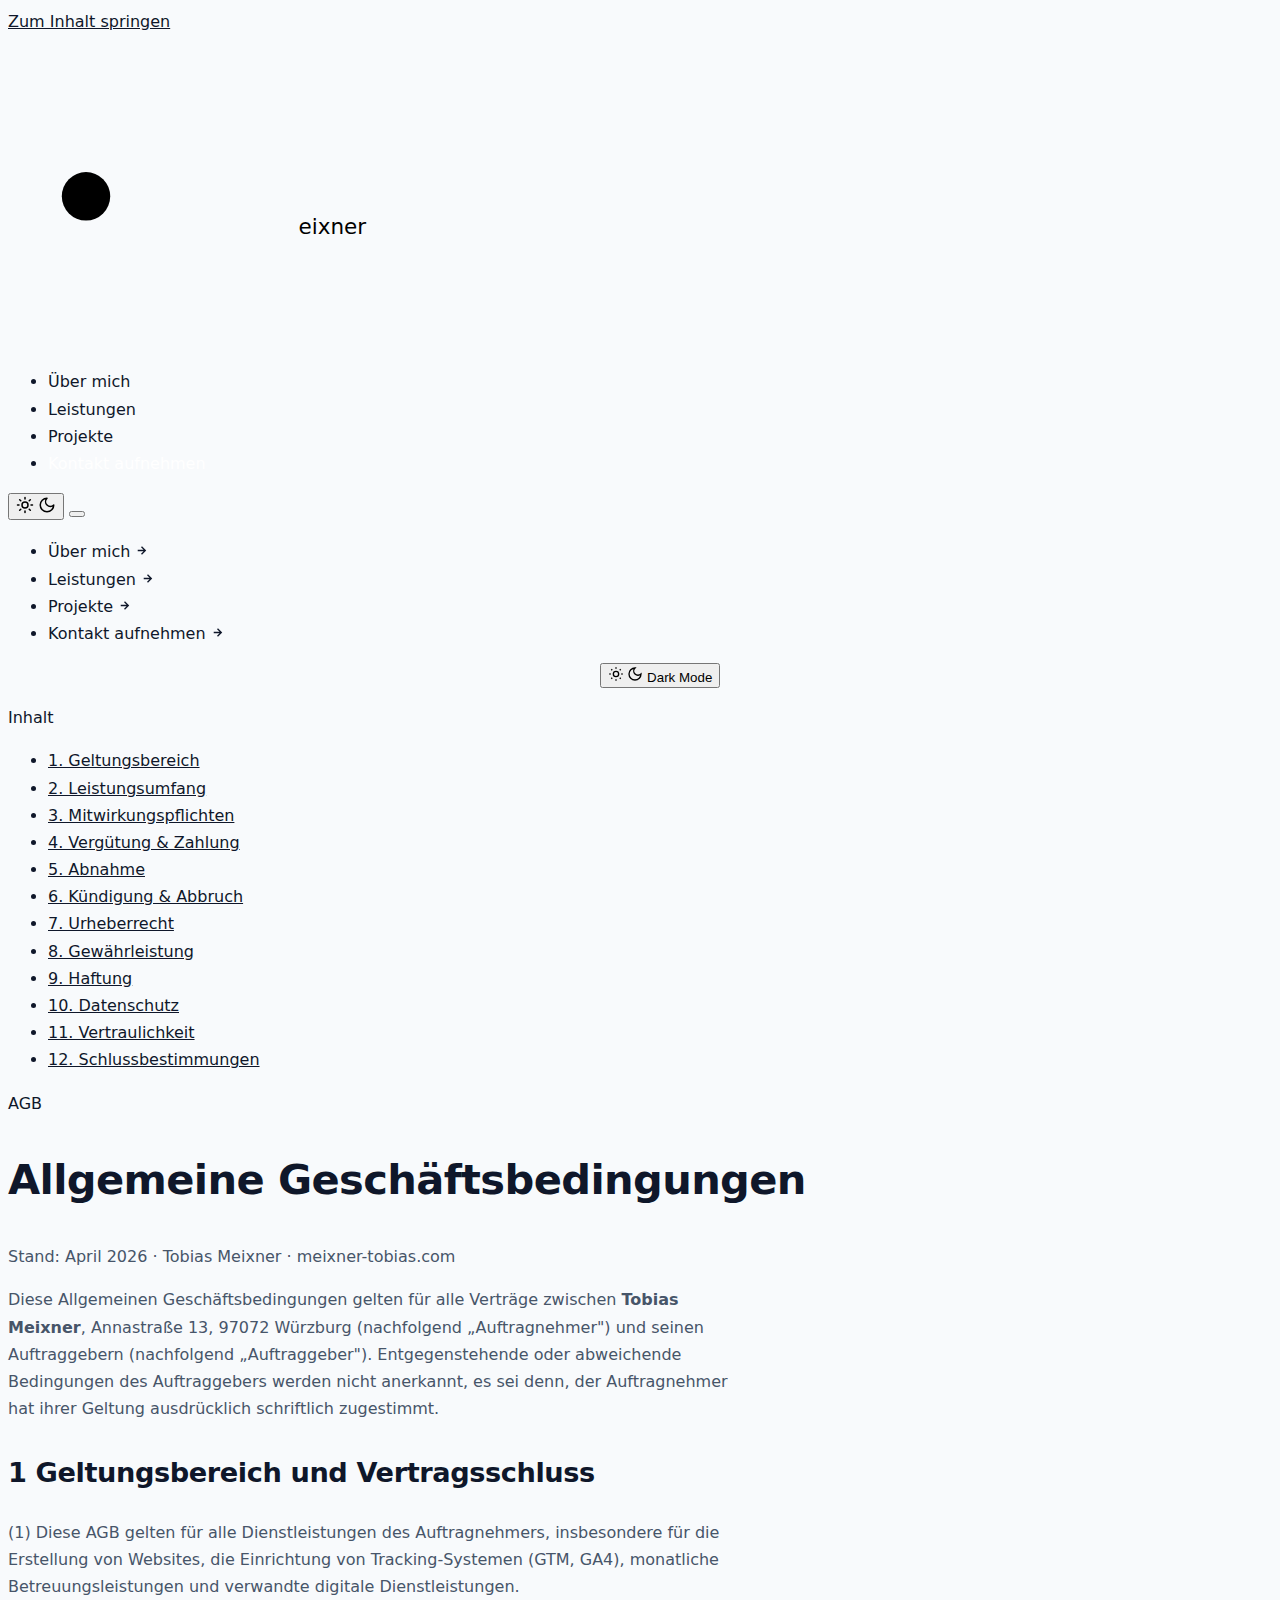
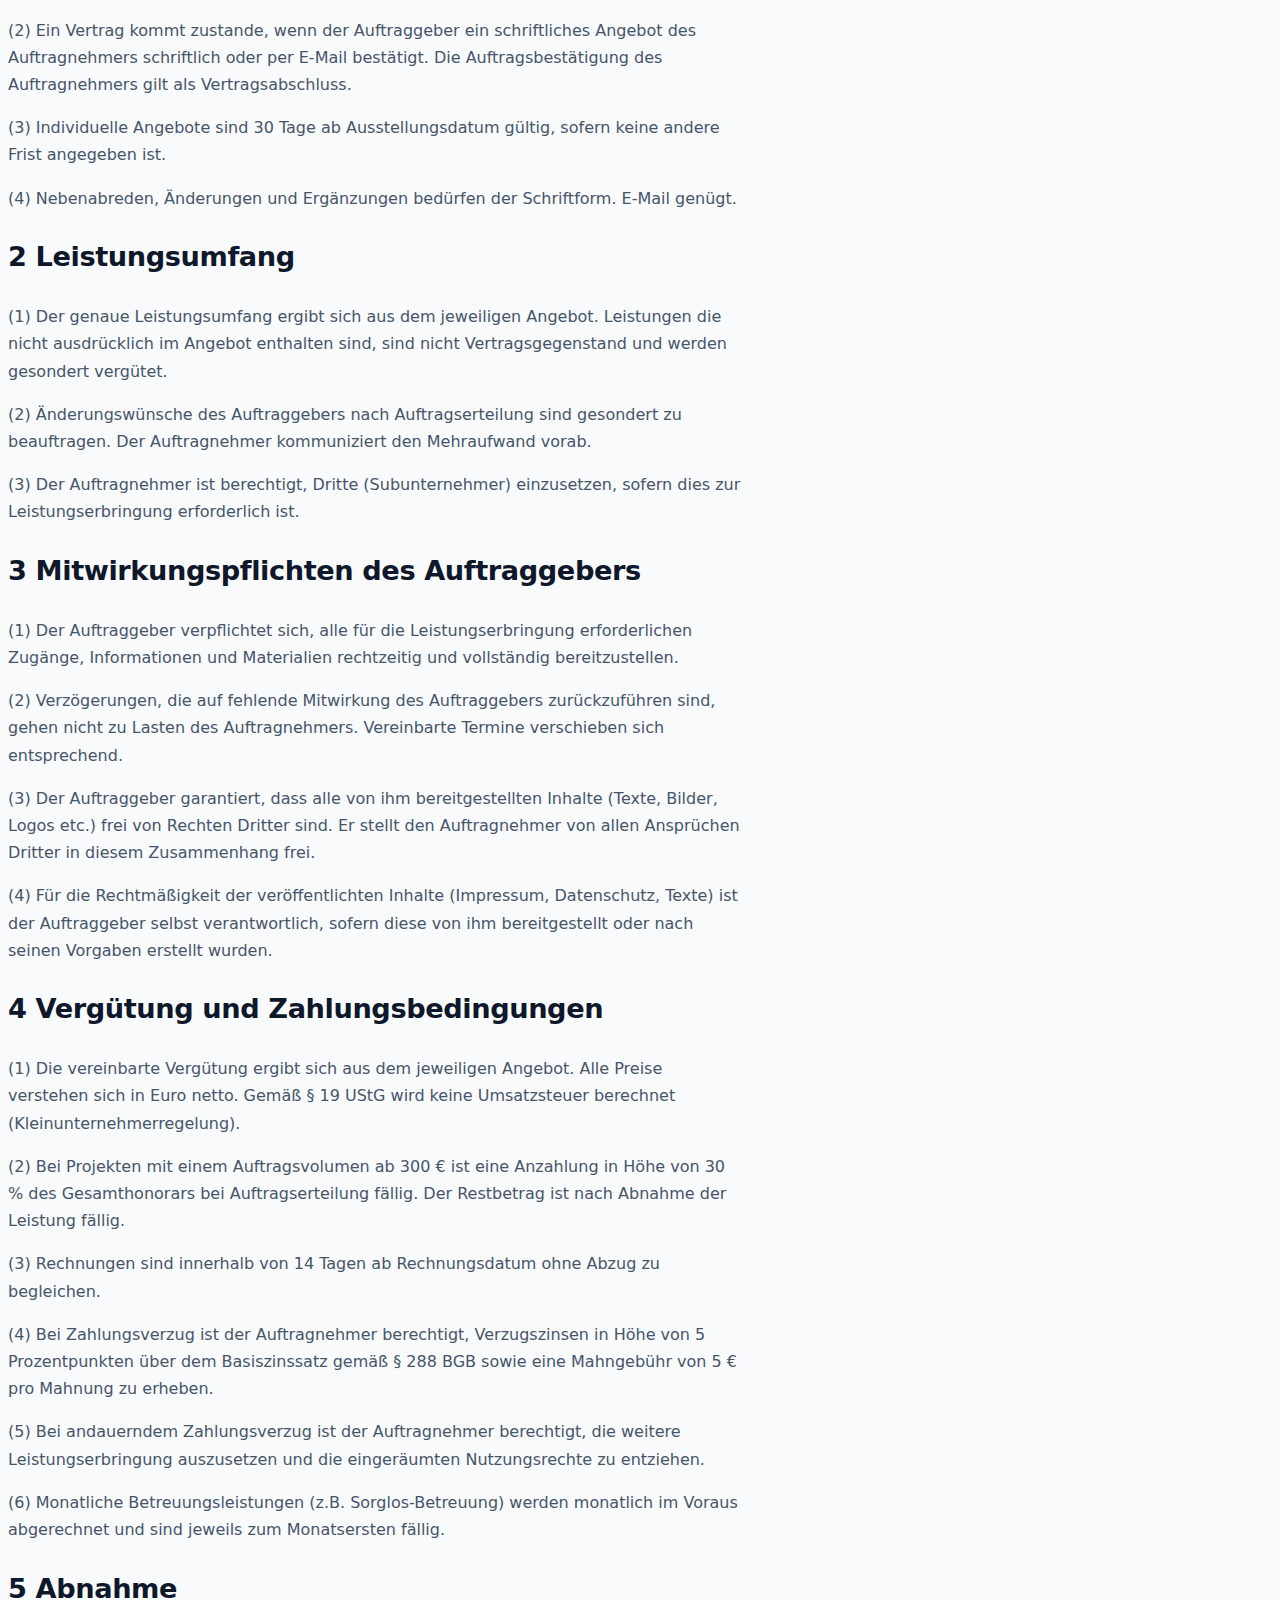
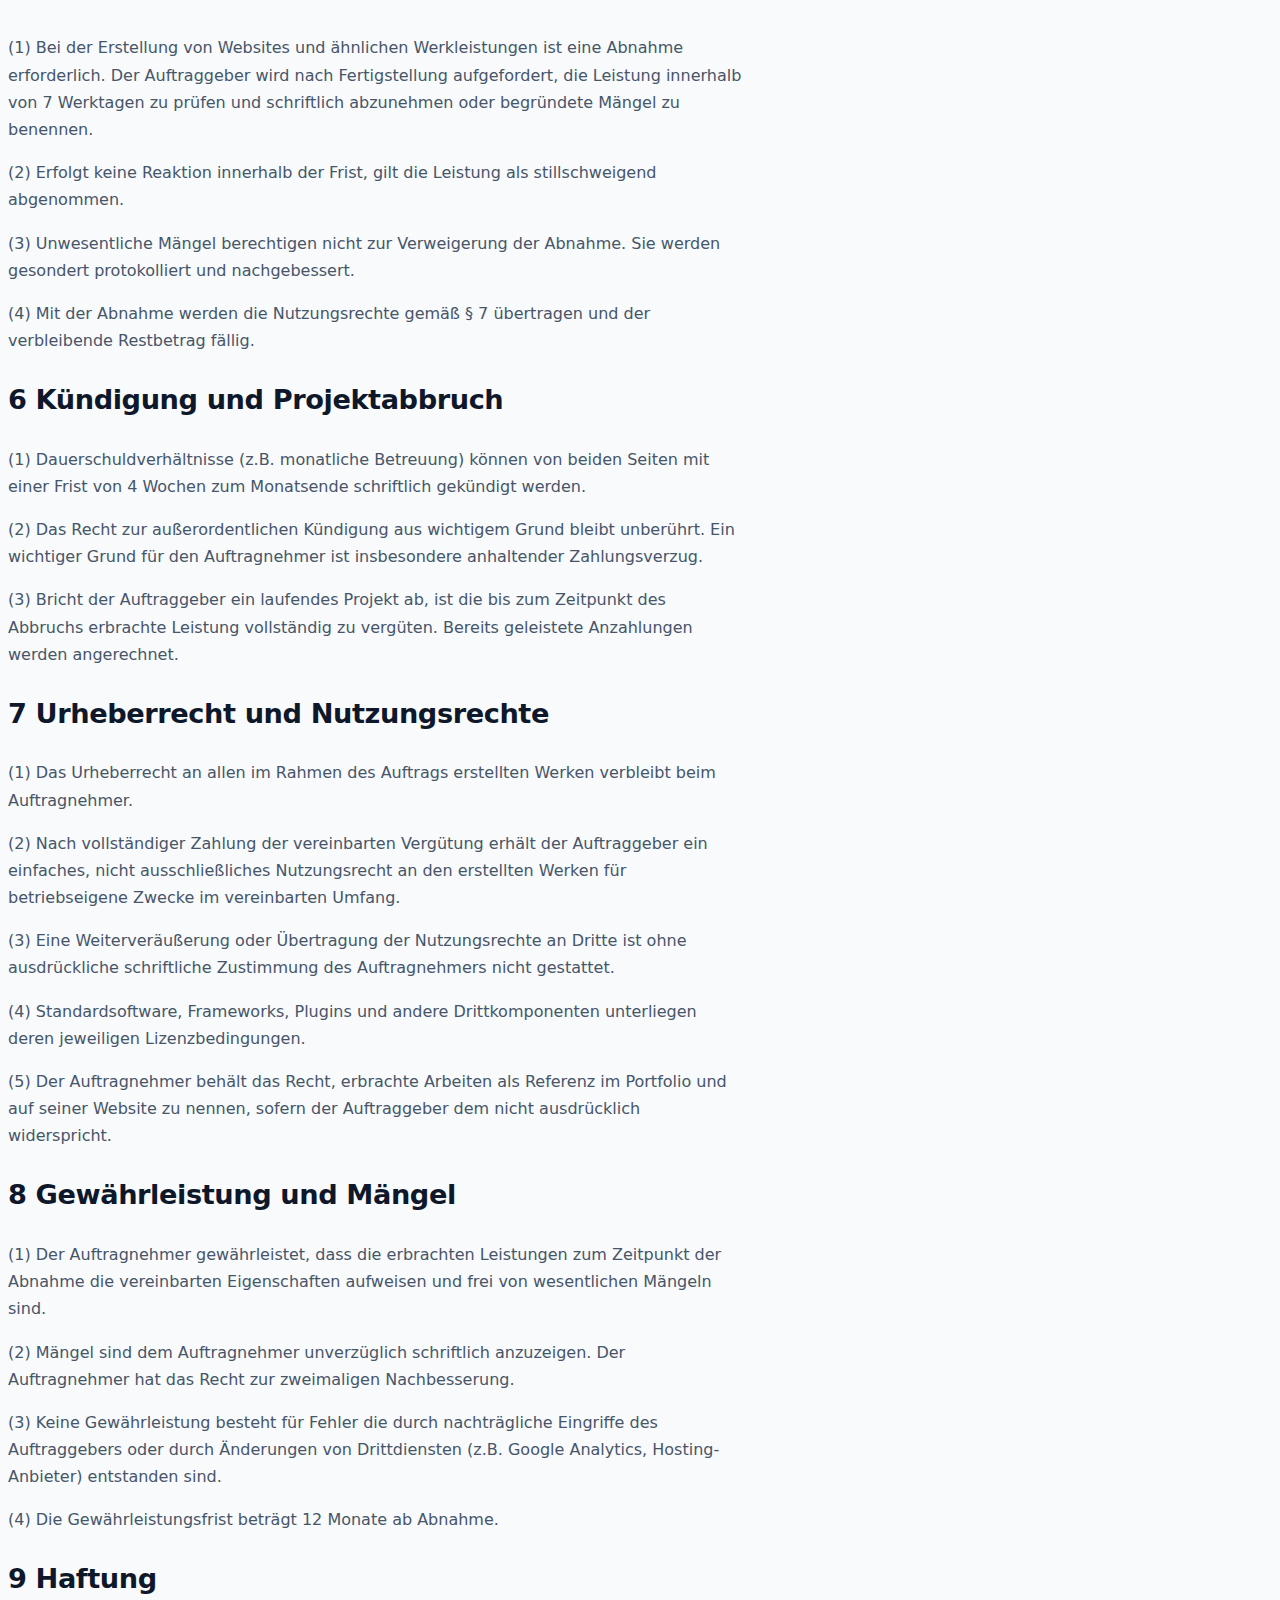
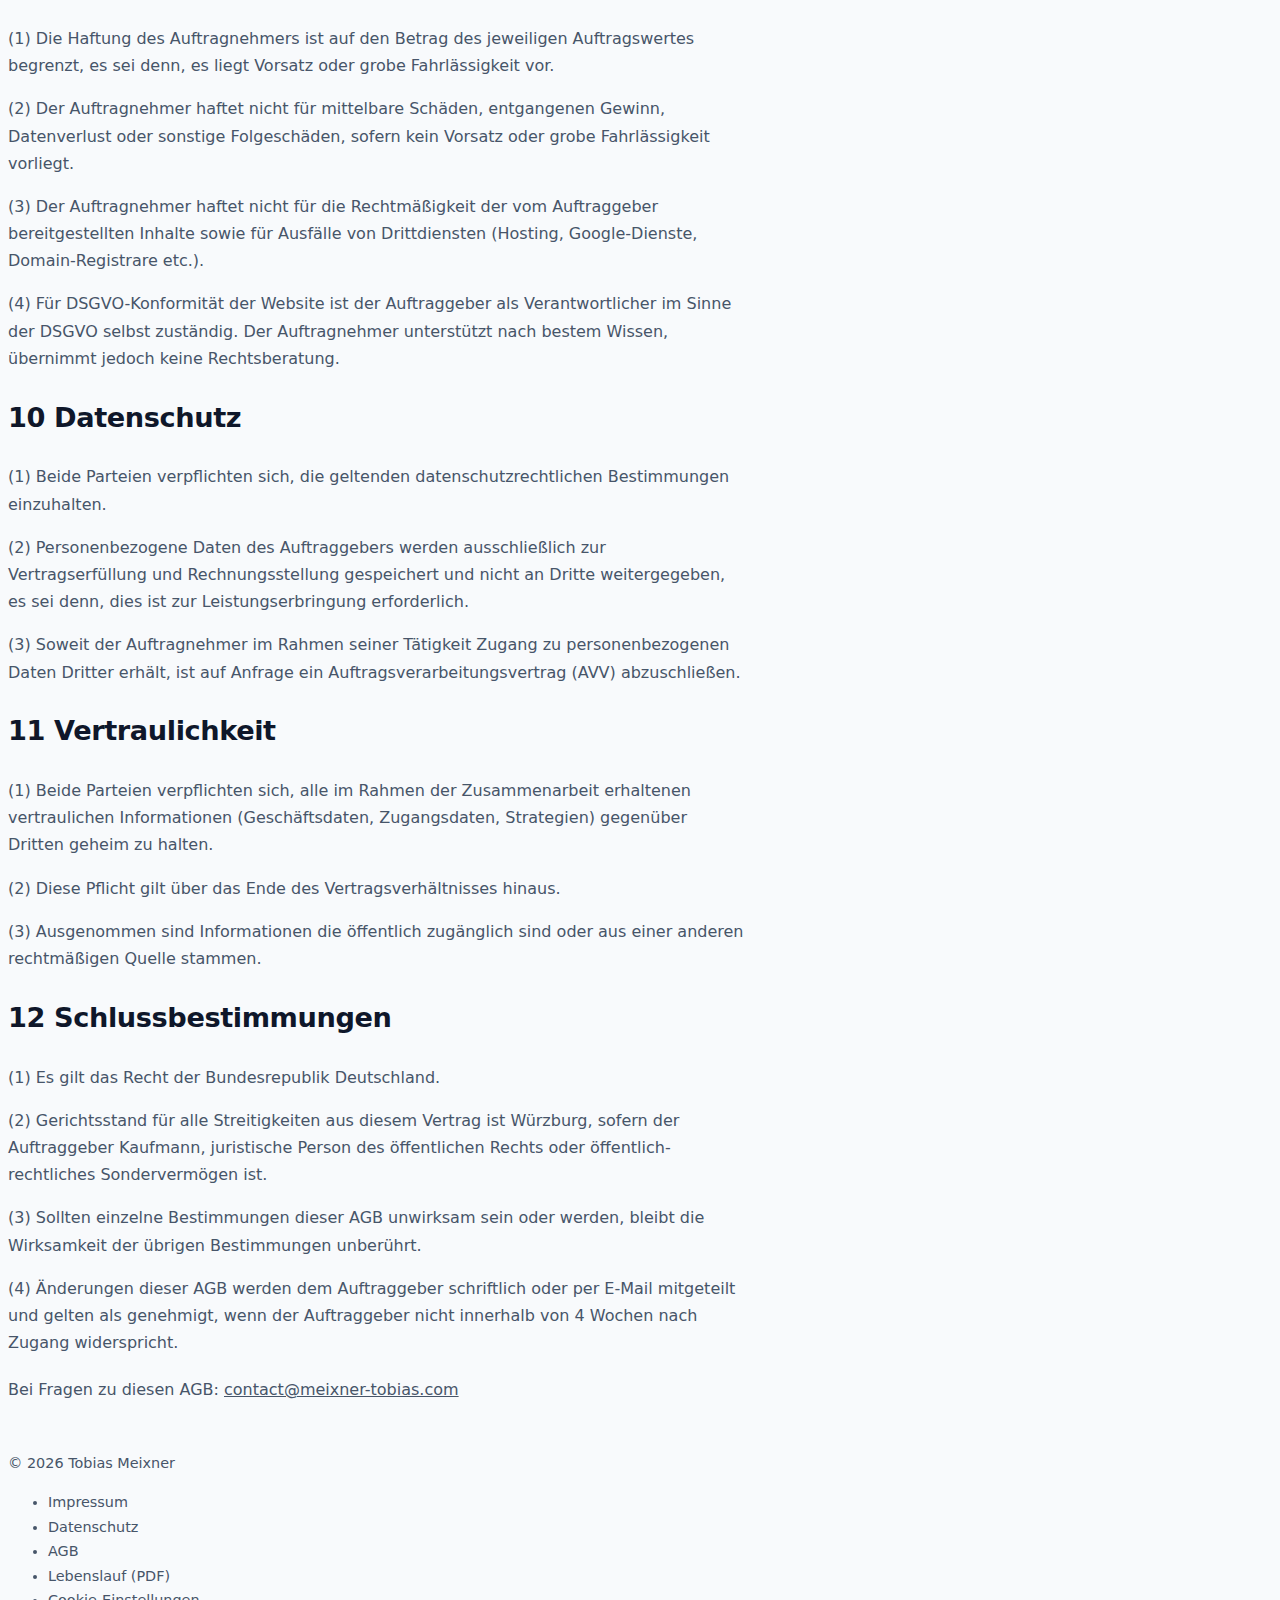
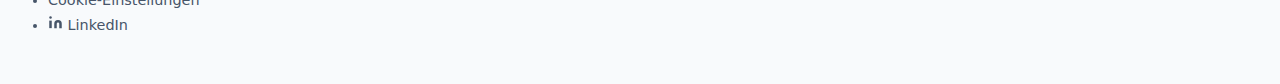
<file: agb/index.html>
<!DOCTYPE html>
<html lang="de">
<head>
<!-- 1. Consent Mode v2 Defaults -->
<script>
  window.dataLayer = window.dataLayer || [];
  function gtag(){dataLayer.push(arguments);}
  gtag('consent', 'default', {
    'analytics_storage':     'denied',
    'ad_storage':            'denied',
    'ad_user_data':          'denied',
    'ad_personalization':    'denied',
    'functionality_storage': 'denied',
    'security_storage':      'granted',
    'wait_for_update':       500
  });
</script>
<!-- CookieScript – nur auf Live-Domain laden -->
<script>
  if (window.location.hostname !== 'localhost' && 
      window.location.hostname !== '127.0.0.1') {
    
    var script = document.createElement('script');
    script.type = 'text/javascript';
    script.charset = 'UTF-8';
    script.src = '//cdn.cookie-script.com/s/d261fb8134670358b6795a49b5d04574.js';
    document.head.appendChild(script);
  }
</script>
<!-- Google Tag Manager -->
<script>(function(w,d,s,l,i){w[l]=w[l]||[];w[l].push({'gtm.start':
new Date().getTime(),event:'gtm.js'});var f=d.getElementsByTagName(s)[0],
j=d.createElement(s),dl=l!='dataLayer'?'&l='+l:'';j.async=true;j.src=
'https://www.googletagmanager.com/gtm.js?id='+i+dl;f.parentNode.insertBefore(j,f);
})(window,document,'script','dataLayer','GTM-5QLXDT4T');</script>
<!-- End Google Tag Manager -->

  <meta charset="UTF-8">
  <meta name="viewport" content="width=device-width, initial-scale=1">

  <title>AGB – Allgemeine Geschäftsbedingungen | Tobias Meixner</title>
  <meta name="description" content="Allgemeine Geschäftsbedingungen von Tobias Meixner – Freelancer aus Würzburg für Websites, GTM & GA4 Setup.">
  <meta name="robots" content="noindex, follow">

  <link rel="canonical" href="https://meixner-tobias.com/agb/">

  <link rel="preconnect" href="https://fonts.googleapis.com">
  <link rel="preconnect" href="https://fonts.gstatic.com" crossorigin>
  <link rel="preload" as="style" href="https://fonts.googleapis.com/css2?family=Manrope:wght@700;800&family=DM+Sans:wght@400;500&display=swap">
  <link href="https://fonts.googleapis.com/css2?family=Manrope:wght@400;500;600;700;800&family=DM+Sans:ital,opsz,wght@0,9..40,300;0,9..40,400;0,9..40,500;0,9..40,600;1,9..40,300&display=swap" rel="stylesheet">

  <link rel="stylesheet" href="/css/style-v1.css">

  <link rel="icon" type="image/png" sizes="96x96" href="/assets/favicon/favicon-96x96.png">
  <link rel="icon" type="image/svg+xml" href="/assets/favicon/favicon.svg">
  <link rel="shortcut icon" href="/assets/favicon/favicon.ico">
  <link rel="apple-touch-icon" sizes="180x180" href="/assets/favicon/apple-touch-icon.png">
  <link rel="manifest" href="/assets/favicon/site.webmanifest">

  <style>
    a       { color: var(--indigo); }
    a:hover { text-decoration: underline; text-underline-offset: 3px; }
    .nav-links a          { color: var(--muted); text-decoration: none; }
    .nav-links a:hover    { color: var(--navy);  text-decoration: none; }
    .nav-cta              { color: #fff !important; text-decoration: none !important; }
    .drawer a             { color: var(--navy);  text-decoration: none; }
    .footer-links a       { color: var(--muted); text-decoration: none; }
    .footer-links a:hover { color: var(--navy); }
  </style>

<script type="application/ld+json">
{
  "@context": "https://schema.org",
  "@type": "BreadcrumbList",
  "itemListElement": [
    { "@type": "ListItem", "position": 1, "name": "Startseite", "item": "https://meixner-tobias.com/" },
    { "@type": "ListItem", "position": 2, "name": "AGB", "item": "https://meixner-tobias.com/agb/" }
  ]
}
</script>

</head>

<body>

<!-- Skip Navigation Link -->
<a href="#main-content" class="skip-link">Zum Inhalt springen</a>

<!-- Google Tag Manager (noscript) -->
<noscript><iframe src="https://www.googletagmanager.com/ns.html?id=GTM-5QLXDT4T"
height="0" width="0" style="display:none;visibility:hidden"></iframe></noscript>

<!-- NAVBAR -->
<nav class="nav" id="nav">
  <div class="nav-inner">
    <a href="/" aria-label="Tobias Meixner – Startseite" style="display:flex; align-items:center; padding-top:8px;">
      <svg class="nav-logo" xmlns="http://www.w3.org/2000/svg" viewBox="0 0 940 230" role="img" aria-labelledby="logo-t">
        <title id="logo-t">Tobias Meixner</title>
        <g transform="translate(8 6)">
          <circle class="logo-dot" cx="50" cy="108" r="18"/>
          <line class="logo-stroke" x1="68" y1="62" x2="98" y2="118"/>
          <line class="logo-stroke" x1="136" y1="62" x2="166" y2="118"/>
          <text class="logo-t" x="208" y="136">eixner</text>
        </g>
      </svg>
    </a>
    <ul class="nav-links">
      <li><a href="/">Über mich</a></li>
      <li><a href="/leistungen/">Leistungen</a></li>
      <li><a href="/projekte/">Projekte</a></li>
      <li><a href="/kontakt/" class="nav-cta">Kontakt aufnehmen</a></li>
    </ul>
    <button class="theme-toggle" id="themeToggle" aria-label="Dark Mode umschalten">
      <svg class="icon-sun" aria-hidden="true" width="18" height="18" viewBox="0 0 24 24" fill="none" stroke="currentColor" stroke-width="2" stroke-linecap="round" stroke-linejoin="round"><circle cx="12" cy="12" r="4"/><path d="M12 2v2M12 20v2M4.93 4.93l1.41 1.41M17.66 17.66l1.41 1.41M2 12h2M20 12h2M6.34 17.66l-1.41 1.41M19.07 4.93l-1.41 1.41"/></svg>
      <svg class="icon-moon" aria-hidden="true" width="18" height="18" viewBox="0 0 24 24" fill="none" stroke="currentColor" stroke-width="2" stroke-linecap="round" stroke-linejoin="round"><path d="M12 3a6 6 0 0 0 9 9 9 9 0 1 1-9-9z"/></svg>
    </button>
    <button class="burger" id="burger" aria-label="Navigation öffnen" aria-expanded="false">
      <span></span><span></span><span></span>
    </button>
  </div>
</nav>

<nav class="drawer" id="drawer" aria-label="Mobile Navigation">
  <ul>
    <li><a href="/">Über mich <svg width="13" height="13" viewBox="0 0 24 24" fill="none" stroke="currentColor" stroke-width="2.5"><path d="M5 12h14M12 5l7 7-7 7"/></svg></a></li>
    <li><a href="/leistungen/">Leistungen <svg width="13" height="13" viewBox="0 0 24 24" fill="none" stroke="currentColor" stroke-width="2.5"><path d="M5 12h14M12 5l7 7-7 7"/></svg></a></li>
    <li><a href="/projekte/">Projekte <svg width="13" height="13" viewBox="0 0 24 24" fill="none" stroke="currentColor" stroke-width="2.5"><path d="M5 12h14M12 5l7 7-7 7"/></svg></a></li>
    <li><a href="/kontakt/">Kontakt aufnehmen <svg width="13" height="13" viewBox="0 0 24 24" fill="none" stroke="currentColor" stroke-width="2.5"><path d="M5 12h14M12 5l7 7-7 7"/></svg></a></li>
    <li style="padding-top:16px; border-top:1px solid var(--border); display:flex; justify-content:center;">
      <button class="theme-toggle" id="themeToggleMobile" aria-label="Dark Mode umschalten">
        <svg class="icon-sun" aria-hidden="true" width="16" height="16" viewBox="0 0 24 24" fill="none" stroke="currentColor" stroke-width="2"><circle cx="12" cy="12" r="4"/><path d="M12 2v2M12 20v2M4.93 4.93l1.41 1.41M17.66 17.66l1.41 1.41M2 12h2M20 12h2M6.34 17.66l-1.41 1.41M19.07 4.93l-1.41 1.41"/></svg>
        <svg class="icon-moon" aria-hidden="true" width="16" height="16" viewBox="0 0 24 24" fill="none" stroke="currentColor" stroke-width="2"><path d="M12 3a6 6 0 0 0 9 9 9 9 0 1 1-9-9z"/></svg>
        <span class="theme-label">Dark Mode</span>
      </button>
    </li>
  </ul>
</nav>


<main class="legal-page" id="main-content" aria-labelledby="legal-heading">
  <div class="container">
    <div class="legal-inner">

      <!-- TOC -->
      <aside class="legal-toc" aria-label="Inhaltsverzeichnis">
        <div class="toc-title">Inhalt</div>
        <ul class="toc-list">
          <li><a href="#geltungsbereich">1. Geltungsbereich</a></li>
          <li><a href="#leistungsumfang">2. Leistungsumfang</a></li>
          <li><a href="#mitwirkung">3. Mitwirkungspflichten</a></li>
          <li><a href="#verguetung">4. Vergütung &amp; Zahlung</a></li>
          <li><a href="#abnahme">5. Abnahme</a></li>
          <li><a href="#kuendigung">6. Kündigung &amp; Abbruch</a></li>
          <li><a href="#urheberrecht">7. Urheberrecht</a></li>
          <li><a href="#gewaehrleistung">8. Gewährleistung</a></li>
          <li><a href="#haftung">9. Haftung</a></li>
          <li><a href="#datenschutz">10. Datenschutz</a></li>
          <li><a href="#vertraulichkeit">11. Vertraulichkeit</a></li>
          <li><a href="#schluss">12. Schlussbestimmungen</a></li>
        </ul>
      </aside>

      <!-- Content -->
      <div class="legal-content">

        <div class="legal-hero">
          <div class="legal-badge">AGB</div>
          <h1 class="legal-title" id="legal-heading">Allgemeine Geschäftsbedingungen</h1>
          <p class="legal-meta">Stand: April 2026 · Tobias Meixner · meixner-tobias.com</p>
        </div>

        <p class="legal-p" style="margin-bottom:28px;">
          Diese Allgemeinen Geschäftsbedingungen gelten für alle Verträge zwischen
          <strong>Tobias Meixner</strong>, Annastraße 13, 97072 Würzburg (nachfolgend „Auftragnehmer")
          und seinen Auftraggebern (nachfolgend „Auftraggeber"). Entgegenstehende oder
          abweichende Bedingungen des Auftraggebers werden nicht anerkannt, es sei denn,
          der Auftragnehmer hat ihrer Geltung ausdrücklich schriftlich zugestimmt.
        </p>

        <!-- § 1 -->
        <div class="legal-section" id="geltungsbereich">
          <h2 class="legal-h2"><span class="legal-h2-num" aria-hidden="true">1</span> Geltungsbereich und Vertragsschluss</h2>
          <p class="legal-p">(1) Diese AGB gelten für alle Dienstleistungen des Auftragnehmers, insbesondere für die Erstellung von Websites, die Einrichtung von Tracking-Systemen (GTM, GA4), monatliche Betreuungsleistungen und verwandte digitale Dienstleistungen.</p>
          <p class="legal-p">(2) Ein Vertrag kommt zustande, wenn der Auftraggeber ein schriftliches Angebot des Auftragnehmers schriftlich oder per E-Mail bestätigt. Die Auftragsbestätigung des Auftragnehmers gilt als Vertragsabschluss.</p>
          <p class="legal-p">(3) Individuelle Angebote sind 30 Tage ab Ausstellungsdatum gültig, sofern keine andere Frist angegeben ist.</p>
          <p class="legal-p">(4) Nebenabreden, Änderungen und Ergänzungen bedürfen der Schriftform. E-Mail genügt.</p>
        </div>

        <!-- § 2 -->
        <div class="legal-section" id="leistungsumfang">
          <h2 class="legal-h2"><span class="legal-h2-num" aria-hidden="true">2</span> Leistungsumfang</h2>
          <p class="legal-p">(1) Der genaue Leistungsumfang ergibt sich aus dem jeweiligen Angebot. Leistungen die nicht ausdrücklich im Angebot enthalten sind, sind nicht Vertragsgegenstand und werden gesondert vergütet.</p>
          <p class="legal-p">(2) Änderungswünsche des Auftraggebers nach Auftragserteilung sind gesondert zu beauftragen. Der Auftragnehmer kommuniziert den Mehraufwand vorab.</p>
          <p class="legal-p">(3) Der Auftragnehmer ist berechtigt, Dritte (Subunternehmer) einzusetzen, sofern dies zur Leistungserbringung erforderlich ist.</p>
        </div>

        <!-- § 3 -->
        <div class="legal-section" id="mitwirkung">
          <h2 class="legal-h2"><span class="legal-h2-num" aria-hidden="true">3</span> Mitwirkungspflichten des Auftraggebers</h2>
          <p class="legal-p">(1) Der Auftraggeber verpflichtet sich, alle für die Leistungserbringung erforderlichen Zugänge, Informationen und Materialien rechtzeitig und vollständig bereitzustellen.</p>
          <p class="legal-p">(2) Verzögerungen, die auf fehlende Mitwirkung des Auftraggebers zurückzuführen sind, gehen nicht zu Lasten des Auftragnehmers. Vereinbarte Termine verschieben sich entsprechend.</p>
          <p class="legal-p">(3) Der Auftraggeber garantiert, dass alle von ihm bereitgestellten Inhalte (Texte, Bilder, Logos etc.) frei von Rechten Dritter sind. Er stellt den Auftragnehmer von allen Ansprüchen Dritter in diesem Zusammenhang frei.</p>
          <p class="legal-p">(4) Für die Rechtmäßigkeit der veröffentlichten Inhalte (Impressum, Datenschutz, Texte) ist der Auftraggeber selbst verantwortlich, sofern diese von ihm bereitgestellt oder nach seinen Vorgaben erstellt wurden.</p>
        </div>

        <!-- § 4 -->
        <div class="legal-section" id="verguetung">
          <h2 class="legal-h2"><span class="legal-h2-num" aria-hidden="true">4</span> Vergütung und Zahlungsbedingungen</h2>
          <p class="legal-p">(1) Die vereinbarte Vergütung ergibt sich aus dem jeweiligen Angebot. Alle Preise verstehen sich in Euro netto. Gemäß § 19 UStG wird keine Umsatzsteuer berechnet (Kleinunternehmerregelung).</p>
          <p class="legal-p">(2) Bei Projekten mit einem Auftragsvolumen ab 300 € ist eine Anzahlung in Höhe von 30 % des Gesamthonorars bei Auftragserteilung fällig. Der Restbetrag ist nach Abnahme der Leistung fällig.</p>
          <p class="legal-p">(3) Rechnungen sind innerhalb von 14 Tagen ab Rechnungsdatum ohne Abzug zu begleichen.</p>
          <p class="legal-p">(4) Bei Zahlungsverzug ist der Auftragnehmer berechtigt, Verzugszinsen in Höhe von 5 Prozentpunkten über dem Basiszinssatz gemäß § 288 BGB sowie eine Mahngebühr von 5 € pro Mahnung zu erheben.</p>
          <p class="legal-p">(5) Bei andauerndem Zahlungsverzug ist der Auftragnehmer berechtigt, die weitere Leistungserbringung auszusetzen und die eingeräumten Nutzungsrechte zu entziehen.</p>
          <p class="legal-p">(6) Monatliche Betreuungsleistungen (z.B. Sorglos-Betreuung) werden monatlich im Voraus abgerechnet und sind jeweils zum Monatsersten fällig.</p>
        </div>

        <!-- § 5 -->
        <div class="legal-section" id="abnahme">
          <h2 class="legal-h2"><span class="legal-h2-num" aria-hidden="true">5</span> Abnahme</h2>
          <p class="legal-p">(1) Bei der Erstellung von Websites und ähnlichen Werkleistungen ist eine Abnahme erforderlich. Der Auftraggeber wird nach Fertigstellung aufgefordert, die Leistung innerhalb von 7 Werktagen zu prüfen und schriftlich abzunehmen oder begründete Mängel zu benennen.</p>
          <p class="legal-p">(2) Erfolgt keine Reaktion innerhalb der Frist, gilt die Leistung als stillschweigend abgenommen.</p>
          <p class="legal-p">(3) Unwesentliche Mängel berechtigen nicht zur Verweigerung der Abnahme. Sie werden gesondert protokolliert und nachgebessert.</p>
          <p class="legal-p">(4) Mit der Abnahme werden die Nutzungsrechte gemäß § 7 übertragen und der verbleibende Restbetrag fällig.</p>
        </div>

        <!-- § 6 -->
        <div class="legal-section" id="kuendigung">
          <h2 class="legal-h2"><span class="legal-h2-num" aria-hidden="true">6</span> Kündigung und Projektabbruch</h2>
          <p class="legal-p">(1) Dauerschuldverhältnisse (z.B. monatliche Betreuung) können von beiden Seiten mit einer Frist von 4 Wochen zum Monatsende schriftlich gekündigt werden.</p>
          <p class="legal-p">(2) Das Recht zur außerordentlichen Kündigung aus wichtigem Grund bleibt unberührt. Ein wichtiger Grund für den Auftragnehmer ist insbesondere anhaltender Zahlungsverzug.</p>
          <p class="legal-p">(3) Bricht der Auftraggeber ein laufendes Projekt ab, ist die bis zum Zeitpunkt des Abbruchs erbrachte Leistung vollständig zu vergüten. Bereits geleistete Anzahlungen werden angerechnet.</p>
        </div>

        <!-- § 7 -->
        <div class="legal-section" id="urheberrecht">
          <h2 class="legal-h2"><span class="legal-h2-num" aria-hidden="true">7</span> Urheberrecht und Nutzungsrechte</h2>
          <p class="legal-p">(1) Das Urheberrecht an allen im Rahmen des Auftrags erstellten Werken verbleibt beim Auftragnehmer.</p>
          <p class="legal-p">(2) Nach vollständiger Zahlung der vereinbarten Vergütung erhält der Auftraggeber ein einfaches, nicht ausschließliches Nutzungsrecht an den erstellten Werken für betriebseigene Zwecke im vereinbarten Umfang.</p>
          <p class="legal-p">(3) Eine Weiterveräußerung oder Übertragung der Nutzungsrechte an Dritte ist ohne ausdrückliche schriftliche Zustimmung des Auftragnehmers nicht gestattet.</p>
          <p class="legal-p">(4) Standardsoftware, Frameworks, Plugins und andere Drittkomponenten unterliegen deren jeweiligen Lizenzbedingungen.</p>
          <p class="legal-p">(5) Der Auftragnehmer behält das Recht, erbrachte Arbeiten als Referenz im Portfolio und auf seiner Website zu nennen, sofern der Auftraggeber dem nicht ausdrücklich widerspricht.</p>
        </div>

        <!-- § 8 -->
        <div class="legal-section" id="gewaehrleistung">
          <h2 class="legal-h2"><span class="legal-h2-num" aria-hidden="true">8</span> Gewährleistung und Mängel</h2>
          <p class="legal-p">(1) Der Auftragnehmer gewährleistet, dass die erbrachten Leistungen zum Zeitpunkt der Abnahme die vereinbarten Eigenschaften aufweisen und frei von wesentlichen Mängeln sind.</p>
          <p class="legal-p">(2) Mängel sind dem Auftragnehmer unverzüglich schriftlich anzuzeigen. Der Auftragnehmer hat das Recht zur zweimaligen Nachbesserung.</p>
          <p class="legal-p">(3) Keine Gewährleistung besteht für Fehler die durch nachträgliche Eingriffe des Auftraggebers oder durch Änderungen von Drittdiensten (z.B. Google Analytics, Hosting-Anbieter) entstanden sind.</p>
          <p class="legal-p">(4) Die Gewährleistungsfrist beträgt 12 Monate ab Abnahme.</p>
        </div>

        <!-- § 9 -->
        <div class="legal-section" id="haftung">
          <h2 class="legal-h2"><span class="legal-h2-num" aria-hidden="true">9</span> Haftung</h2>
          <p class="legal-p">(1) Die Haftung des Auftragnehmers ist auf den Betrag des jeweiligen Auftragswertes begrenzt, es sei denn, es liegt Vorsatz oder grobe Fahrlässigkeit vor.</p>
          <p class="legal-p">(2) Der Auftragnehmer haftet nicht für mittelbare Schäden, entgangenen Gewinn, Datenverlust oder sonstige Folgeschäden, sofern kein Vorsatz oder grobe Fahrlässigkeit vorliegt.</p>
          <p class="legal-p">(3) Der Auftragnehmer haftet nicht für die Rechtmäßigkeit der vom Auftraggeber bereitgestellten Inhalte sowie für Ausfälle von Drittdiensten (Hosting, Google-Dienste, Domain-Registrare etc.).</p>
          <p class="legal-p">(4) Für DSGVO-Konformität der Website ist der Auftraggeber als Verantwortlicher im Sinne der DSGVO selbst zuständig. Der Auftragnehmer unterstützt nach bestem Wissen, übernimmt jedoch keine Rechtsberatung.</p>
        </div>

        <!-- § 10 -->
        <div class="legal-section" id="datenschutz">
          <h2 class="legal-h2"><span class="legal-h2-num" aria-hidden="true">10</span> Datenschutz</h2>
          <p class="legal-p">(1) Beide Parteien verpflichten sich, die geltenden datenschutzrechtlichen Bestimmungen einzuhalten.</p>
          <p class="legal-p">(2) Personenbezogene Daten des Auftraggebers werden ausschließlich zur Vertragserfüllung und Rechnungsstellung gespeichert und nicht an Dritte weitergegeben, es sei denn, dies ist zur Leistungserbringung erforderlich.</p>
          <p class="legal-p">(3) Soweit der Auftragnehmer im Rahmen seiner Tätigkeit Zugang zu personenbezogenen Daten Dritter erhält, ist auf Anfrage ein Auftragsverarbeitungsvertrag (AVV) abzuschließen.</p>
        </div>

        <!-- § 11 -->
        <div class="legal-section" id="vertraulichkeit">
          <h2 class="legal-h2"><span class="legal-h2-num" aria-hidden="true">11</span> Vertraulichkeit</h2>
          <p class="legal-p">(1) Beide Parteien verpflichten sich, alle im Rahmen der Zusammenarbeit erhaltenen vertraulichen Informationen (Geschäftsdaten, Zugangsdaten, Strategien) gegenüber Dritten geheim zu halten.</p>
          <p class="legal-p">(2) Diese Pflicht gilt über das Ende des Vertragsverhältnisses hinaus.</p>
          <p class="legal-p">(3) Ausgenommen sind Informationen die öffentlich zugänglich sind oder aus einer anderen rechtmäßigen Quelle stammen.</p>
        </div>

        <!-- § 12 -->
        <div class="legal-section" id="schluss">
          <h2 class="legal-h2"><span class="legal-h2-num" aria-hidden="true">12</span> Schlussbestimmungen</h2>
          <p class="legal-p">(1) Es gilt das Recht der Bundesrepublik Deutschland.</p>
          <p class="legal-p">(2) Gerichtsstand für alle Streitigkeiten aus diesem Vertrag ist Würzburg, sofern der Auftraggeber Kaufmann, juristische Person des öffentlichen Rechts oder öffentlich-rechtliches Sondervermögen ist.</p>
          <p class="legal-p">(3) Sollten einzelne Bestimmungen dieser AGB unwirksam sein oder werden, bleibt die Wirksamkeit der übrigen Bestimmungen unberührt.</p>
          <p class="legal-p">(4) Änderungen dieser AGB werden dem Auftraggeber schriftlich oder per E-Mail mitgeteilt und gelten als genehmigt, wenn der Auftraggeber nicht innerhalb von 4 Wochen nach Zugang widerspricht.</p>
          <p class="legal-p" style="margin-top:20px;">Bei Fragen zu diesen AGB: <a href="mailto:contact@meixner-tobias.com">contact@meixner-tobias.com</a></p>
        </div>

      </div>
    </div>
  </div>
</main>


<footer>
  <div class="container">
    <div class="footer-row">
      <span class="footer-copy">&#169; 2026 Tobias Meixner</span>
      <ul class="footer-links">
        <li><a href="/impressum/">Impressum</a></li>
        <li><a href="/datenschutz/">Datenschutz</a></li>
        <li><a href="/agb/">AGB</a></li>
        <li><a href="/assets/lebenslauf/Lebenslauf_personalSite.pdf" target="_blank" download>Lebenslauf (PDF)</a></li>
        <li><a href="#" onclick="CookieScript.instance.show(); return false;">Cookie-Einstellungen</a></li>
        <li>
          <a href="https://www.linkedin.com/in/meixner-tobias" target="_blank" rel="noopener" aria-label="Tobias Meixner auf LinkedIn">
            <svg width="15" height="15" viewBox="0 0 24 24" fill="currentColor" aria-hidden="true"><path d="M16 8a6 6 0 0 1 6 6v7h-4v-7a2 2 0 0 0-2-2 2 2 0 0 0-2 2v7h-4v-7a6 6 0 0 1 6-6z"/><rect x="2" y="9" width="4" height="12"/><circle cx="4" cy="4" r="2"/></svg>
            LinkedIn
          </a>
        </li>
      </ul>
    </div>
  </div>
</footer>


<script>

/* ── Dark Mode ── */
const themeToggle = document.getElementById('themeToggle');
const themeToggleMobile = document.getElementById('themeToggleMobile');
const savedTheme  = localStorage.getItem('theme');
const prefersDark = window.matchMedia('(prefers-color-scheme: dark)').matches;

function updateThemeLabel() {
  const isDark = document.documentElement.getAttribute('data-theme') === 'dark';
  document.querySelectorAll('.theme-label').forEach(el => {
    el.textContent = isDark ? 'Light Mode' : 'Dark Mode';
  });
}

if (savedTheme === 'dark') {
  document.documentElement.setAttribute('data-theme', 'dark');
}
updateThemeLabel();

function toggleTheme() {
  const isDark = document.documentElement.getAttribute('data-theme') === 'dark';
  if (isDark) {
    document.documentElement.removeAttribute('data-theme');
    localStorage.setItem('theme', 'light');
  } else {
    document.documentElement.setAttribute('data-theme', 'dark');
    localStorage.setItem('theme', 'dark');
  }
  updateThemeLabel();
}

if (themeToggle) themeToggle.addEventListener('click', toggleTheme);
if (themeToggleMobile) themeToggleMobile.addEventListener('click', toggleTheme);

const nav = document.getElementById('nav');
window.addEventListener('scroll', () => nav.classList.toggle('scrolled', window.scrollY > 12), { passive: true });
const burger = document.getElementById('burger');
const drawer = document.getElementById('drawer');
function closeDrawer() {
  drawer.classList.remove('is-open'); burger.classList.remove('is-open');
  burger.setAttribute('aria-expanded','false'); document.body.style.overflow='';
}
burger.addEventListener('click', () => {
  const open = !drawer.classList.contains('is-open');
  drawer.classList.toggle('is-open',open); burger.classList.toggle('is-open',open);
  burger.setAttribute('aria-expanded',String(open)); document.body.style.overflow=open?'hidden':'';
  if (open) { const firstLink = drawer.querySelector('a'); if (firstLink) firstLink.focus(); }
});
drawer.querySelectorAll('a').forEach(a=>a.addEventListener('click',closeDrawer));
document.addEventListener('click',e=>{ if(!nav.contains(e.target)&&!drawer.contains(e.target)) closeDrawer(); });
document.addEventListener('keydown',e=>{ if(e.key==='Escape') closeDrawer(); });
</script>
</body>
</html>
</file>
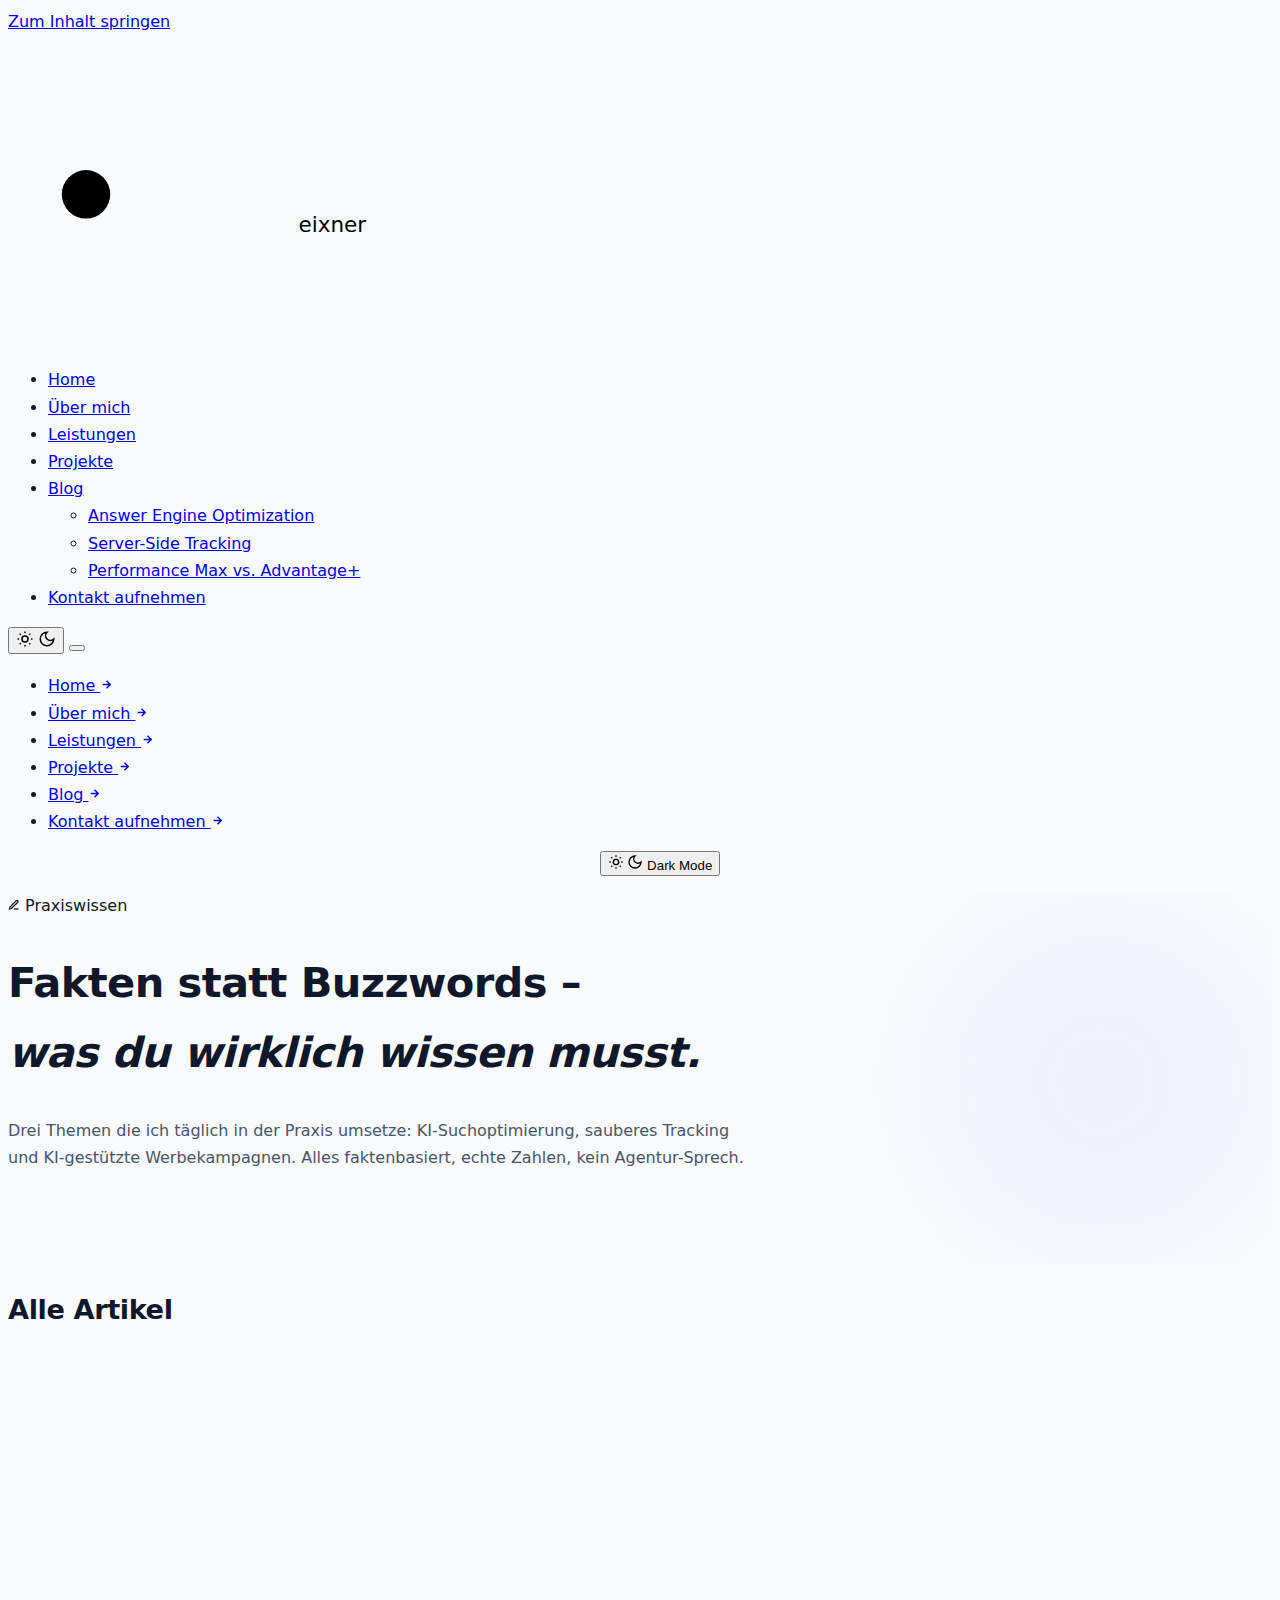
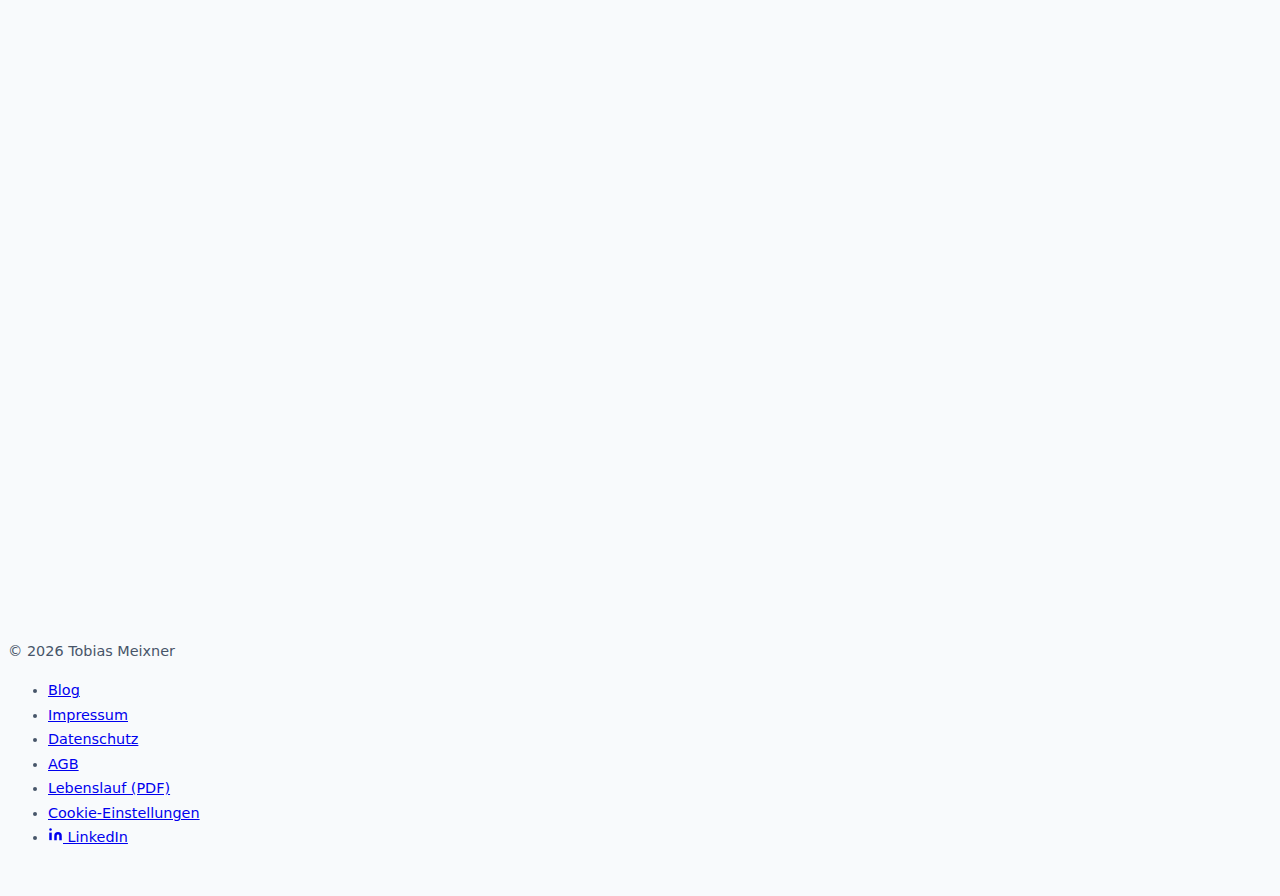
<file: blog/index.html>
<!DOCTYPE html>
<html lang="de">
<head>
<script>
  window.dataLayer = window.dataLayer || [];
  function gtag(){dataLayer.push(arguments);}
  gtag('consent', 'default', {
    'analytics_storage': 'denied', 'ad_storage': 'denied',
    'ad_user_data': 'denied', 'ad_personalization': 'denied',
    'functionality_storage': 'denied', 'security_storage': 'granted',
    'wait_for_update': 500
  });
</script>
<script>
  if (window.location.hostname !== 'localhost' && window.location.hostname !== '127.0.0.1') {
    var s = document.createElement('script'); s.type = 'text/javascript'; s.charset = 'UTF-8';
    s.src = '//cdn.cookie-script.com/s/d261fb8134670358b6795a49b5d04574.js';
    document.head.appendChild(s);
  }
</script>
<script>(function(w,d,s,l,i){w[l]=w[l]||[];w[l].push({'gtm.start':new Date().getTime(),event:'gtm.js'});var f=d.getElementsByTagName(s)[0],j=d.createElement(s),dl=l!='dataLayer'?'&l='+l:'';j.async=true;j.src='https://www.googletagmanager.com/gtm.js?id='+i+dl;f.parentNode.insertBefore(j,f);})(window,document,'script','dataLayer','GTM-5QLXDT4T');</script>

  <meta charset="UTF-8">
  <meta name="viewport" content="width=device-width, initial-scale=1">
  <title>Blog – AEO, Server-Side Tracking & Performance Max | Tobias Meixner</title>
  <meta name="description" content="Faktenbasierte Artikel zu Answer Engine Optimization, Server-Side Tracking und Google Performance Max vs. Meta Advantage+. Praxiswissen von einem Freelancer der es selbst umsetzt.">
  <meta name="robots" content="index, follow">
  <link rel="canonical" href="https://meixner-tobias.com/blog/">

  <meta property="og:type"        content="website">
  <meta property="og:url"         content="https://meixner-tobias.com/blog/">
  <meta property="og:title"       content="Blog – AEO, Server-Side Tracking & Performance Max | Tobias Meixner">
  <meta property="og:description" content="Faktenbasierte Artikel zu AEO, Server-Side Tracking und Performance Max vs. Advantage+. Praxiswissen ohne Agentur-Sprech.">
  <meta property="og:image"       content="https://meixner-tobias.com/assets/img/og-image.jpg">
  <meta property="og:image:width" content="1200">
  <meta property="og:image:height" content="630">
  <meta property="og:locale"      content="de_DE">
  <meta property="og:site_name"   content="Tobias Meixner">
  <meta name="twitter:card"        content="summary_large_image">
  <meta name="twitter:title"       content="Blog – AEO, Server-Side Tracking & Performance Max | Tobias Meixner">
  <meta name="twitter:description" content="Faktenbasierte Artikel zu AEO, Server-Side Tracking und Performance Max vs. Advantage+.">
  <meta name="twitter:image"       content="https://meixner-tobias.com/assets/img/og-image.jpg">

  <link rel="preconnect" href="https://fonts.googleapis.com">
  <link rel="preconnect" href="https://fonts.gstatic.com" crossorigin>
  <link rel="preload" as="style" href="https://fonts.googleapis.com/css2?family=Manrope:wght@700;800&family=DM+Sans:wght@400;500&display=swap">
  <link href="https://fonts.googleapis.com/css2?family=Manrope:wght@400;500;600;700;800&family=DM+Sans:ital,opsz,wght@0,9..40,300;0,9..40,400;0,9..40,500;0,9..40,600;1,9..40,300&display=swap" rel="stylesheet">
  <link rel="stylesheet" href="/css/style-v1.css">
  <link rel="icon" type="image/png" sizes="96x96" href="/assets/favicon/favicon-96x96.png">
  <link rel="icon" type="image/svg+xml" href="/assets/favicon/favicon.svg">
  <link rel="shortcut icon" href="/assets/favicon/favicon.ico">
  <link rel="apple-touch-icon" sizes="180x180" href="/assets/favicon/apple-touch-icon.png">
  <link rel="manifest" href="/assets/favicon/site.webmanifest">

  <style>
    .blog-hero {
      padding-top: var(--nav-h); background: var(--bg);
      padding-bottom: clamp(48px, 6vw, 80px);
      position: relative; overflow: hidden;
    }
    .blog-hero::before {
      content: ''; position: absolute; top: -60px; right: -80px;
      width: 500px; height: 500px;
      background: radial-gradient(circle, rgba(91,108,248,.08) 0%, transparent 70%);
      filter: blur(60px); pointer-events: none;
    }
    .blog-hero-inner { padding-top: calc(var(--nav-h) + 40px); position: relative; z-index: 1; }

    /* ── GRID ── */
    .blog-grid {
      display: grid; grid-template-columns: repeat(3, 1fr);
      gap: 24px; margin-top: clamp(32px, 4vw, 48px);
    }
    .blog-card {
      background: var(--bg-card); border: 1px solid var(--border);
      border-radius: var(--r-lg); overflow: hidden;
      transition: transform .3s, box-shadow .3s, border-color .3s;
      display: flex; flex-direction: column;
      text-decoration: none; color: inherit;
    }
    .blog-card:hover { transform: translateY(-4px); box-shadow: var(--sh-lg); border-color: var(--indigo-mid); }

    /* ── CARD IMAGE AREAS ── */
    .blog-card-img {
      width: 100%; height: 200px;
      display: flex; align-items: center; justify-content: center;
      flex-shrink: 0; position: relative; overflow: hidden;
    }
    .blog-card-img-aeo     { background: linear-gradient(135deg, #0f0c29 0%, #302b63 100%); }
    .blog-card-img-sst     { background: linear-gradient(135deg, #020617 0%, #0f3460 100%); }
    .blog-card-img-pmax    { background: linear-gradient(135deg, #1a0a00 0%, #7c2d12 100%); }
    .blog-card-img svg { color: rgba(255,255,255,.25); }

    /* ── CARD BODY ── */
    .blog-card-body { padding: 24px; display: flex; flex-direction: column; flex: 1; }
    .blog-card-meta {
      display: flex; align-items: center; gap: 10px;
      font-size: .75rem; color: var(--muted); margin-bottom: 12px;
    }
    .blog-card-cat {
      border-radius: 99px; padding: 3px 10px;
      font-size: .7rem; font-weight: 700; letter-spacing: .06em; text-transform: uppercase;
    }
    .cat-marketing { background: rgba(139,92,246,.12); color: #7c3aed; }
    .cat-tracking   { background: rgba(14,165,233,.12);  color: #0369a1; }
    .cat-ads        { background: rgba(234,88,12,.12);   color: #c2410c; }

    .blog-card-title {
      font-family: var(--fd); font-size: clamp(.95rem, 1.8vw, 1.1rem);
      font-weight: 800; color: var(--navy); line-height: 1.3;
      letter-spacing: -.015em; margin-bottom: 10px;
    }
    .blog-card-excerpt { font-size: .875rem; color: var(--muted); line-height: 1.65; flex: 1; margin-bottom: 20px; }
    .blog-card-link {
      display: inline-flex; align-items: center; gap: 6px;
      font-family: var(--fd); font-size: .76rem; font-weight: 700;
      color: var(--indigo); letter-spacing: .05em; text-transform: uppercase;
      transition: gap .2s;
    }
    .blog-card:hover .blog-card-link { gap: 10px; }

    /* ── DARK MODE ── */
    [data-theme="dark"] .blog-card-img-aeo  { background: linear-gradient(135deg, #0f0c29 0%, #2d2a7a 100%); }
    [data-theme="dark"] .blog-card-img-sst  { background: linear-gradient(135deg, #020617 0%, #0c2a52 100%); }
    [data-theme="dark"] .blog-card-img-pmax { background: linear-gradient(135deg, #1a0a00 0%, #5a1f00 100%); }

    @media (max-width: 1024px) { .blog-grid { grid-template-columns: 1fr 1fr; } }
    @media (max-width: 640px)  { .blog-grid { grid-template-columns: 1fr; } }
  </style>

<script type="application/ld+json">
{
  "@context": "https://schema.org",
  "@graph": [
    {
      "@type": "BreadcrumbList",
      "itemListElement": [
        { "@type": "ListItem", "position": 1, "name": "Startseite", "item": "https://meixner-tobias.com/" },
        { "@type": "ListItem", "position": 2, "name": "Blog", "item": "https://meixner-tobias.com/blog/" }
      ]
    },
    {
      "@type": "Blog",
      "@id": "https://meixner-tobias.com/blog/",
      "name": "Blog – Tobias Meixner",
      "description": "Faktenbasierte Artikel zu Answer Engine Optimization, Server-Side Tracking und Google Performance Max vs. Meta Advantage+.",
      "url": "https://meixner-tobias.com/blog/",
      "author": { "@type": "Person", "@id": "https://meixner-tobias.com/#person", "name": "Tobias Meixner" },
      "inLanguage": "de-DE",
      "blogPost": [
        {
          "@type": "BlogPosting",
          "headline": "Answer Engine Optimization (AEO): So wirst du 2026 in ChatGPT & Co. gefunden",
          "url": "https://meixner-tobias.com/blog/answer-engine-optimization/",
          "datePublished": "2026-04-19",
          "author": { "@type": "Person", "name": "Tobias Meixner" }
        },
        {
          "@type": "BlogPosting",
          "headline": "Server-Side Tracking 2026: Warum du gerade 30–40 % deiner Conversion-Daten verlierst",
          "url": "https://meixner-tobias.com/blog/server-side-tracking/",
          "datePublished": "2026-04-19",
          "author": { "@type": "Person", "name": "Tobias Meixner" }
        },
        {
          "@type": "BlogPosting",
          "headline": "Google Performance Max vs. Meta Advantage+: Welche KI-Kampagne gewinnt 2026?",
          "url": "https://meixner-tobias.com/blog/performance-max-vs-advantage-plus/",
          "datePublished": "2026-04-19",
          "author": { "@type": "Person", "name": "Tobias Meixner" }
        }
      ]
    }
  ]
}
</script>
</head>
<body>
<a href="#main-content" class="skip-link">Zum Inhalt springen</a>
<noscript><iframe src="https://www.googletagmanager.com/ns.html?id=GTM-5QLXDT4T" height="0" width="0" style="display:none;visibility:hidden"></iframe></noscript>

<nav class="nav" id="nav">
  <div class="nav-inner">
    <a href="/" aria-label="Tobias Meixner - Startseite" style="display:flex;align-items:center;padding-top:6px;">
      <svg class="nav-logo" xmlns="http://www.w3.org/2000/svg" viewBox="0 0 940 230" role="img" aria-labelledby="logo-blog">
        <title id="logo-blog">Tobias Meixner</title>
        <g transform="translate(8 6)">
          <circle class="logo-dot" cx="50" cy="108" r="18"/>
          <line class="logo-stroke" x1="68" y1="62" x2="98" y2="118"/>
          <line class="logo-stroke" x1="136" y1="62" x2="166" y2="118"/>
          <text class="logo-t" x="208" y="136">eixner</text>
        </g>
      </svg>
    </a>
    <ul class="nav-links">
      <li><a href="/">Home</a></li>
      <li><a href="/ueber-mich/">Über mich</a></li>
      <li><a href="/leistungen/">Leistungen</a></li>
      <li><a href="/projekte/">Projekte</a></li>
      <li class="nav-dropdown">
        <a href="/blog/" class="active">Blog</a>
        <ul class="nav-drop-menu" role="menu">
          <li role="none"><a href="/blog/answer-engine-optimization/" role="menuitem">Answer Engine Optimization</a></li>
          <li role="none"><a href="/blog/server-side-tracking/" role="menuitem">Server-Side Tracking</a></li>
          <li role="none"><a href="/blog/performance-max-vs-advantage-plus/" role="menuitem">Performance Max vs. Advantage+</a></li>
        </ul>
      </li>
      <li><a href="/kontakt/" class="nav-cta">Kontakt aufnehmen</a></li>
    </ul>
    <button class="theme-toggle" id="themeToggle" aria-label="Dark Mode umschalten">
      <svg class="icon-sun" aria-hidden="true" width="18" height="18" viewBox="0 0 24 24" fill="none" stroke="currentColor" stroke-width="2"><circle cx="12" cy="12" r="4"/><path d="M12 2v2M12 20v2M4.93 4.93l1.41 1.41M17.66 17.66l1.41 1.41M2 12h2M20 12h2M6.34 17.66l-1.41 1.41M19.07 4.93l-1.41 1.41"/></svg>
      <svg class="icon-moon" aria-hidden="true" width="18" height="18" viewBox="0 0 24 24" fill="none" stroke="currentColor" stroke-width="2"><path d="M12 3a6 6 0 0 0 9 9 9 9 0 1 1-9-9z"/></svg>
    </button>
    <button class="burger" id="burger" aria-label="Navigation öffnen" aria-expanded="false">
      <span></span><span></span><span></span>
    </button>
  </div>
</nav>

<nav class="drawer" id="drawer" aria-label="Mobile Navigation">
  <ul>
    <li><a href="/">Home <svg width="13" height="13" viewBox="0 0 24 24" fill="none" stroke="currentColor" stroke-width="2.5"><path d="M5 12h14M12 5l7 7-7 7"/></svg></a></li>
    <li><a href="/ueber-mich/">Über mich <svg width="13" height="13" viewBox="0 0 24 24" fill="none" stroke="currentColor" stroke-width="2.5"><path d="M5 12h14M12 5l7 7-7 7"/></svg></a></li>
    <li><a href="/leistungen/">Leistungen <svg width="13" height="13" viewBox="0 0 24 24" fill="none" stroke="currentColor" stroke-width="2.5"><path d="M5 12h14M12 5l7 7-7 7"/></svg></a></li>
    <li><a href="/projekte/">Projekte <svg width="13" height="13" viewBox="0 0 24 24" fill="none" stroke="currentColor" stroke-width="2.5"><path d="M5 12h14M12 5l7 7-7 7"/></svg></a></li>
    <li><a href="/blog/" class="active">Blog <svg width="13" height="13" viewBox="0 0 24 24" fill="none" stroke="currentColor" stroke-width="2.5"><path d="M5 12h14M12 5l7 7-7 7"/></svg></a></li>
    <li><a href="/kontakt/">Kontakt aufnehmen <svg width="13" height="13" viewBox="0 0 24 24" fill="none" stroke="currentColor" stroke-width="2.5"><path d="M5 12h14M12 5l7 7-7 7"/></svg></a></li>
    <li style="padding-top:16px;border-top:1px solid var(--border);display:flex;justify-content:center;">
      <button class="theme-toggle" id="themeToggleMobile" aria-label="Dark Mode umschalten">
        <svg class="icon-sun" aria-hidden="true" width="16" height="16" viewBox="0 0 24 24" fill="none" stroke="currentColor" stroke-width="2"><circle cx="12" cy="12" r="4"/><path d="M12 2v2M12 20v2M4.93 4.93l1.41 1.41M17.66 17.66l1.41 1.41M2 12h2M20 12h2M6.34 17.66l-1.41 1.41M19.07 4.93l-1.41 1.41"/></svg>
        <svg class="icon-moon" aria-hidden="true" width="16" height="16" viewBox="0 0 24 24" fill="none" stroke="currentColor" stroke-width="2"><path d="M12 3a6 6 0 0 0 9 9 9 9 0 1 1-9-9z"/></svg>
        <span class="theme-label">Dark Mode</span>
      </button>
    </li>
  </ul>
</nav>

<main id="main-content">

  <section class="blog-hero" aria-labelledby="blog-heading">
    <div class="container">
      <div class="blog-hero-inner">
        <div class="page-hero-badge">
          <svg aria-hidden="true" width="12" height="12" viewBox="0 0 24 24" fill="none" stroke="currentColor" stroke-width="2.5"><path d="M12 20h9"/><path d="M16.5 3.5a2.121 2.121 0 0 1 3 3L7 19l-4 1 1-4L16.5 3.5z"/></svg>
          Praxiswissen
        </div>
        <h1 class="page-hero-title" id="blog-heading">
          Fakten statt Buzzwords –<br><em>was du wirklich wissen musst.</em>
        </h1>
        <p class="page-hero-desc">
          Drei Themen die ich täglich in der Praxis umsetze: KI-Suchoptimierung, sauberes Tracking und KI-gestützte Werbekampagnen.
          Alles faktenbasiert, echte Zahlen, kein Agentur-Sprech.
        </p>
      </div>
    </div>
  </section>

  <section class="section" style="padding-top:0;" aria-labelledby="articles-heading">
    <div class="container">
      <h2 class="sr-only" id="articles-heading">Alle Artikel</h2>

      <div class="blog-grid">

        <!-- Artikel 1: AEO -->
        <a href="/blog/answer-engine-optimization/" class="blog-card reveal" data-d="1" aria-label="Answer Engine Optimization Artikel lesen">
          <div class="blog-card-img blog-card-img-aeo" aria-hidden="true">
            <svg width="64" height="64" viewBox="0 0 24 24" fill="none" stroke="currentColor" stroke-width="1.2"><circle cx="12" cy="12" r="10"/><path d="M12 2a14.5 14.5 0 0 0 0 20 14.5 14.5 0 0 0 0-20"/><path d="M2 12h20"/></svg>
          </div>
          <div class="blog-card-body">
            <div class="blog-card-meta">
              <span class="blog-card-cat cat-marketing">Marketing · KI</span>
              <span>April 2026 · 14 Min</span>
            </div>
            <h2 class="blog-card-title">Answer Engine Optimization (AEO) – So wirst du 2026 in ChatGPT &amp; Co. gefunden</h2>
            <p class="blog-card-excerpt">Mehr als die Hälfte aller Google-Suchen enden ohne Klick auf eine Website. Wer in KI-Antworten nicht vorkommt, existiert nicht. Was AEO ist, warum AI-Traffic 23x besser konvertiert und wie kleine Unternehmen jetzt handeln.</p>
            <span class="blog-card-link" aria-hidden="true">Artikel lesen <svg width="12" height="12" viewBox="0 0 24 24" fill="none" stroke="currentColor" stroke-width="2.5"><path d="M5 12h14M12 5l7 7-7 7"/></svg></span>
          </div>
        </a>

        <!-- Artikel 2: Server-Side Tracking -->
        <a href="/blog/server-side-tracking/" class="blog-card reveal" data-d="2" aria-label="Server-Side Tracking Artikel lesen">
          <div class="blog-card-img blog-card-img-sst" aria-hidden="true">
            <svg width="64" height="64" viewBox="0 0 24 24" fill="none" stroke="currentColor" stroke-width="1.2"><path d="M22 12h-4l-3 9L9 3l-3 9H2"/></svg>
          </div>
          <div class="blog-card-body">
            <div class="blog-card-meta">
              <span class="blog-card-cat cat-tracking">Tracking</span>
              <span>April 2026 · 15 Min</span>
            </div>
            <h2 class="blog-card-title">Server-Side Tracking 2026 – Warum du gerade 30–40 % deiner Conversion-Daten verlierst</h2>
            <p class="blog-card-excerpt">Ad-Blocker, iOS 14.5+, Safari ITP, deutsche Consent-Ablehnungsrate unter 25 % – dein Standard-Pixel erfasst nur noch 50–60 % der echten Conversions. Was Server-Side Tracking dagegen tut und wie du anfängst.</p>
            <span class="blog-card-link" aria-hidden="true">Artikel lesen <svg width="12" height="12" viewBox="0 0 24 24" fill="none" stroke="currentColor" stroke-width="2.5"><path d="M5 12h14M12 5l7 7-7 7"/></svg></span>
          </div>
        </a>

        <!-- Artikel 3: Performance Max vs Advantage+ -->
        <a href="/blog/performance-max-vs-advantage-plus/" class="blog-card reveal" data-d="3" aria-label="Performance Max vs Meta Advantage+ Artikel lesen">
          <div class="blog-card-img blog-card-img-pmax" aria-hidden="true">
            <svg width="64" height="64" viewBox="0 0 24 24" fill="none" stroke="currentColor" stroke-width="1.2"><path d="M12 2L2 7l10 5 10-5-10-5zM2 17l10 5 10-5M2 12l10 5 10-5"/></svg>
          </div>
          <div class="blog-card-body">
            <div class="blog-card-meta">
              <span class="blog-card-cat cat-ads">Marketing · Ads</span>
              <span>April 2026 · 15 Min</span>
            </div>
            <h2 class="blog-card-title">Google Performance Max vs. Meta Advantage+ – Welche KI-Kampagne gewinnt 2026?</h2>
            <p class="blog-card-excerpt">PMax fangt Nachfrage ein, Advantage+ erschafft sie. Beide können dein Budget verbrennen wenn du sie falsch einsetzt. Mit ROAS-Benchmarks, konkreten Budgetempfehlungen und klarer Entscheidungshilfe für kleine Unternehmen.</p>
            <span class="blog-card-link" aria-hidden="true">Artikel lesen <svg width="12" height="12" viewBox="0 0 24 24" fill="none" stroke="currentColor" stroke-width="2.5"><path d="M5 12h14M12 5l7 7-7 7"/></svg></span>
          </div>
        </a>

      </div>
    </div>
  </section>

  <section class="section" style="padding-top:0;" aria-label="Kontakt">
    <div class="container">
      <div class="cta-box reveal">
        <p class="cta-lbl">Direkt umsetzen lassen</p>
        <h2 class="cta-h">Lieber jemanden der es<br>einfach macht?</h2>
        <p class="cta-p">GTM, GA4, Server-Side Tracking oder eine neue Website – ich setze es um. Unverbindlich anfragen, Antwort innerhalb 24h.</p>
        <div class="cta-btns">
          <a href="/kontakt/" class="btn btn-white">Jetzt anfragen <svg width="14" height="14" viewBox="0 0 24 24" fill="none" stroke="currentColor" stroke-width="2.5"><path d="M5 12h14M12 5l7 7-7 7"/></svg></a>
          <a href="/leistungen/" class="btn btn-ghost">Leistungen ansehen</a>
        </div>
      </div>
    </div>
  </section>

</main>

<footer>
  <div class="container">
    <div class="footer-row">
      <span class="footer-copy">© 2026 Tobias Meixner</span>
      <ul class="footer-links">
                <li><a href="/blog/">Blog</a></li>
        <li><a href="/impressum/">Impressum</a></li>
        <li><a href="/datenschutz/">Datenschutz</a></li>
        <li><a href="/agb/">AGB</a></li>
        <li><a href="/assets/lebenslauf/Lebenslauf_personalSite.pdf" target="_blank" download>Lebenslauf (PDF)</a></li>
        <li><a href="#" onclick="CookieScript.instance.show(); return false;">Cookie-Einstellungen</a></li>
        <li><a href="https://www.linkedin.com/in/meixner-tobias" target="_blank" rel="noopener" aria-label="LinkedIn">
          <svg width="15" height="15" viewBox="0 0 24 24" fill="currentColor" aria-hidden="true"><path d="M16 8a6 6 0 0 1 6 6v7h-4v-7a2 2 0 0 0-2-2 2 2 0 0 0-2 2v7h-4v-7a6 6 0 0 1 6-6z"/><rect x="2" y="9" width="4" height="12"/><circle cx="4" cy="4" r="2"/></svg>
          LinkedIn
        </a></li>
      </ul>
    </div>
  </div>
</footer>

<script>
const themeToggle = document.getElementById('themeToggle');
const themeToggleMobile = document.getElementById('themeToggleMobile');
const savedTheme = localStorage.getItem('theme');
function updateThemeLabel() {
  const isDark = document.documentElement.getAttribute('data-theme') === 'dark';
  document.querySelectorAll('.theme-label').forEach(el => { el.textContent = isDark ? 'Light Mode' : 'Dark Mode'; });
}
if (savedTheme === 'dark') document.documentElement.setAttribute('data-theme', 'dark');
updateThemeLabel();
function toggleTheme() {
  const isDark = document.documentElement.getAttribute('data-theme') === 'dark';
  if (isDark) { document.documentElement.removeAttribute('data-theme'); localStorage.setItem('theme', 'light'); }
  else { document.documentElement.setAttribute('data-theme', 'dark'); localStorage.setItem('theme', 'dark'); }
  updateThemeLabel();
}
if (themeToggle) themeToggle.addEventListener('click', toggleTheme);
if (themeToggleMobile) themeToggleMobile.addEventListener('click', toggleTheme);

const nav = document.getElementById('nav');
window.addEventListener('scroll', () => nav.classList.toggle('scrolled', window.scrollY > 12), { passive: true });
const burger = document.getElementById('burger');
const drawer = document.getElementById('drawer');
function closeDrawer() { drawer.classList.remove('is-open'); burger.classList.remove('is-open'); burger.setAttribute('aria-expanded','false'); document.body.style.overflow=''; }
burger.addEventListener('click', () => {
  const open = !drawer.classList.contains('is-open');
  drawer.classList.toggle('is-open',open); burger.classList.toggle('is-open',open);
  burger.setAttribute('aria-expanded',String(open)); document.body.style.overflow=open?'hidden':'';
  if (open) { const fl = drawer.querySelector('a'); if (fl) fl.focus(); }
});
drawer.querySelectorAll('a').forEach(a => a.addEventListener('click', closeDrawer));
document.addEventListener('click', e => { if (!nav.contains(e.target) && !drawer.contains(e.target)) closeDrawer(); });
document.addEventListener('keydown', e => { if (e.key==='Escape') closeDrawer(); });
const io = new IntersectionObserver(entries => { entries.forEach(e => { if (e.isIntersecting) { e.target.classList.add('in'); io.unobserve(e.target); } }); }, { threshold: 0.08 });
document.querySelectorAll('.reveal').forEach(el => io.observe(el));
</script>
</body>
</html>
</file>
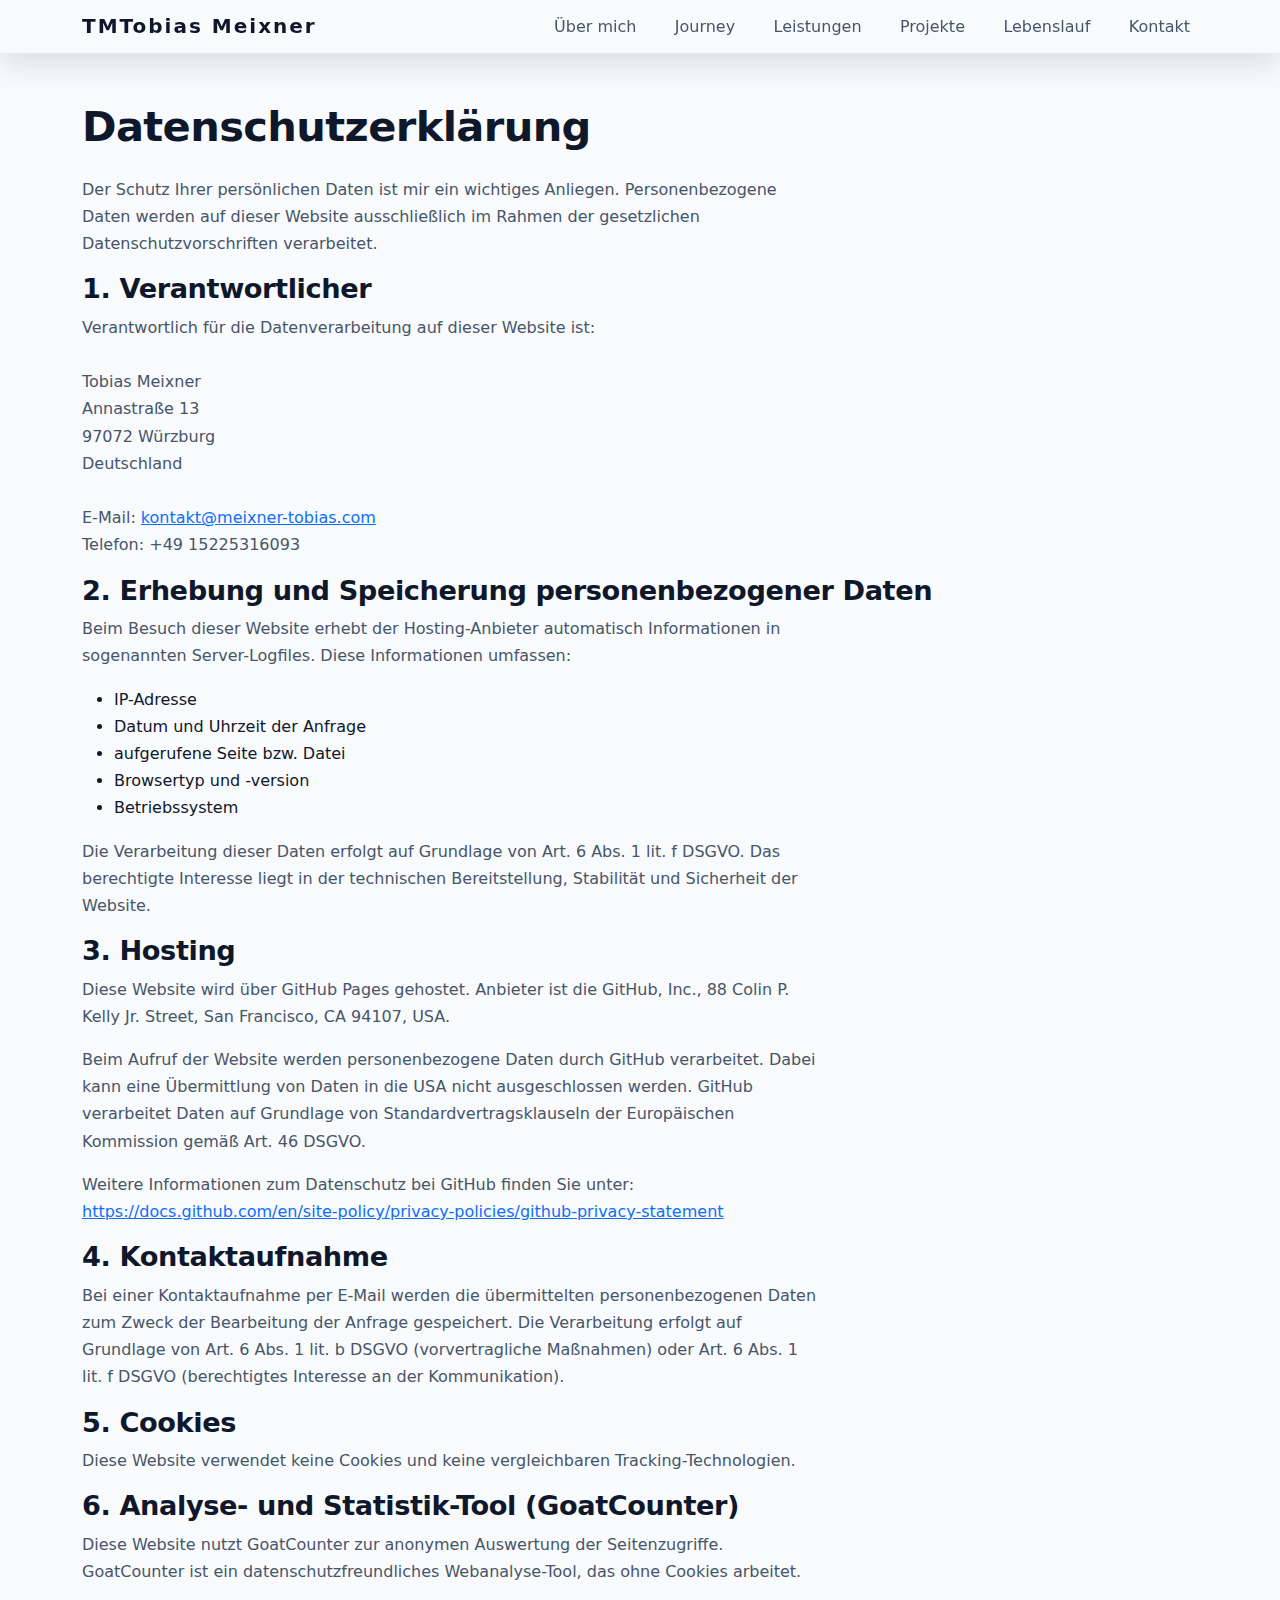
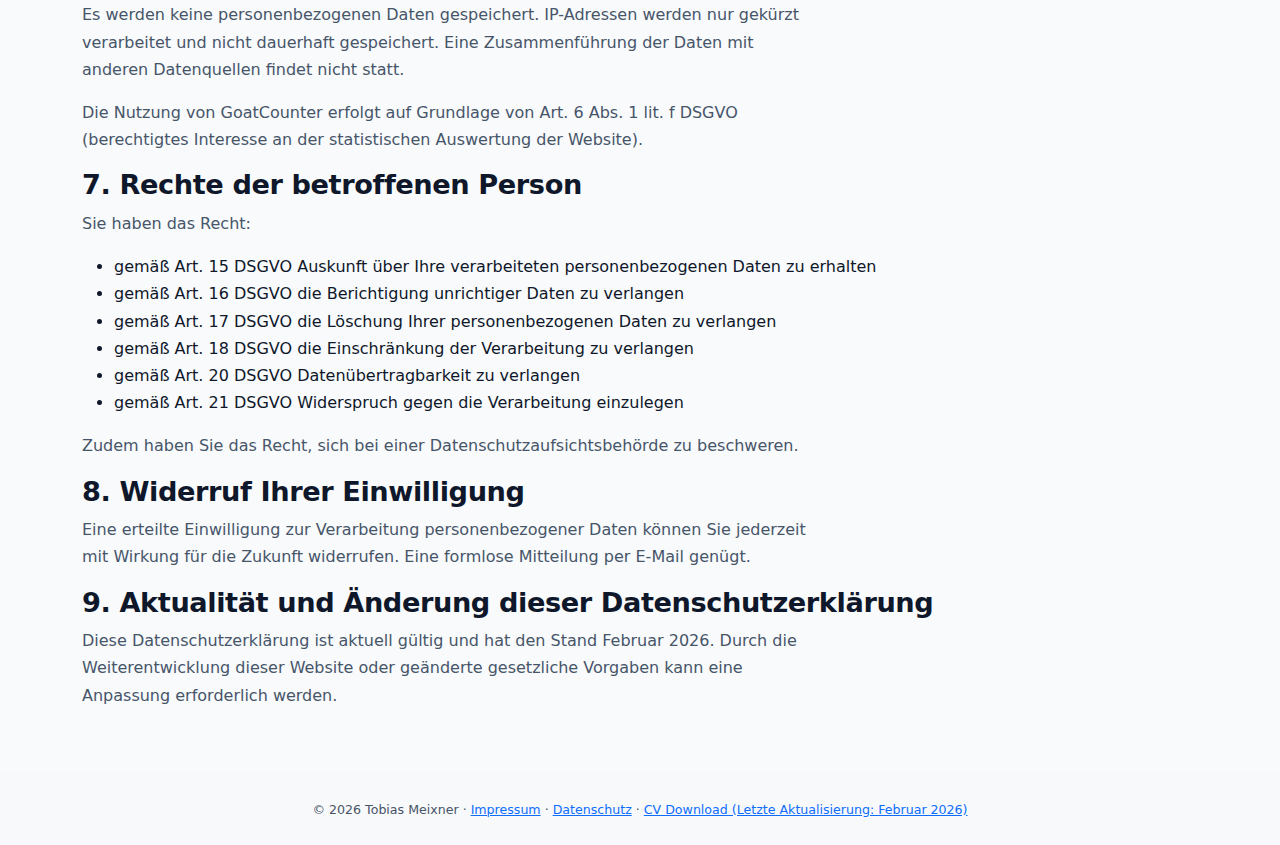
<file: datenschutz/index.html>
<!DOCTYPE html>
<html lang="de">
<head>
    <meta charset="UTF-8">
    <meta name="viewport" content="width=device-width, initial-scale=1">
    <title>Tobias Meixner – Datenschutzerklärung</title>

    <!-- Bootstrap CSS -->
    <link href="https://cdn.jsdelivr.net/npm/bootstrap@5.3.3/dist/css/bootstrap.min.css" rel="stylesheet">

    <!-- Eigene Styles -->
    <link rel="stylesheet" href="/css/style-v1.css">
    
        <!-- Favicon -->
    <link rel="icon" type="image/png" sizes="96x96" href="/assets/favicon/favicon-96x96.png">
    <link rel="icon" type="image/svg+xml" href="/assets/favicon/favicon.svg">
    <link rel="shortcut icon" href="/assets/favicon/favicon.ico">
    <link rel="apple-touch-icon" sizes="180x180" href="/assets/favicon/apple-touch-icon.png">
    <meta name="apple-mobile-web-app-title" content="Meixner">
    <link rel="manifest" href="/assets/favicon/site.webmanifest">
</head>


<body>

<!-- Nav Bar -->
<nav class="navbar navbar-expand-lg">
  <div class="container">

    <!-- LOGO LINKS -->
    <a href="/" class="navbar-brand logo">
      <span class="logo-mark">TM</span>
      <span class="logo-text">Tobias Meixner</span>
    </a>

    <!-- BURGER RECHTS -->
    <button class="navbar-toggler ms-auto"
            type="button"
            data-bs-toggle="collapse"
            data-bs-target="#mainNav">
      <span class="navbar-toggler-icon"></span>
    </button>

    <!-- MOBILE / DESKTOP NAV -->
    <div class="collapse navbar-collapse" id="mainNav">
      <ul class="navbar-nav ms-auto">
        <li class="nav-item">
          <a class="nav-link" href="/">Über mich</a>
        </li>
        <li class="nav-item">
          <a class="nav-link" href="/journey/">Journey</a>
        </li>
        <li class="nav-item">
          <a class="nav-link" href="/leistungen/">Leistungen</a>
        </li>
        <li class="nav-item">
          <a class="nav-link" href="/projekte/">Projekte</a>
        </li>
        <li class="nav-item">
          <a class="nav-link" href="/assets/lebenslauf/lebenslauf.pdf" target="_blank">Lebenslauf</a>
        </li>
        <li class="nav-item">
          <a class="nav-link" href="/kontakt/">Kontakt</a>
        </li>
      </ul>
    </div>

  </div>
</nav>


<main class="container my-5">
    
<!--Datenschutzerklärung-->
<h1 class="mb-4">Datenschutzerklärung</h1>

<p>
  Der Schutz Ihrer persönlichen Daten ist mir ein wichtiges Anliegen.
  Personenbezogene Daten werden auf dieser Website ausschließlich im
  Rahmen der gesetzlichen Datenschutzvorschriften verarbeitet.
</p>

<h2>1. Verantwortlicher</h2>
<p>
  Verantwortlich für die Datenverarbeitung auf dieser Website ist:<br><br>

  Tobias Meixner<br>
  Annastraße 13<br>
  97072 Würzburg<br>
  Deutschland<br><br>

  E-Mail: <a href="mailto:kontakt@meixner-tobias.com">kontakt@meixner-tobias.com</a><br>
  Telefon: +49 15225316093
</p>

<h2>2. Erhebung und Speicherung personenbezogener Daten</h2>
<p>
  Beim Besuch dieser Website erhebt der Hosting-Anbieter automatisch
  Informationen in sogenannten Server-Logfiles. Diese Informationen umfassen:
</p>

<ul>
  <li>IP-Adresse</li>
  <li>Datum und Uhrzeit der Anfrage</li>
  <li>aufgerufene Seite bzw. Datei</li>
  <li>Browsertyp und -version</li>
  <li>Betriebssystem</li>
</ul>

<p>
  Die Verarbeitung dieser Daten erfolgt auf Grundlage von Art. 6 Abs. 1
  lit. f DSGVO. Das berechtigte Interesse liegt in der technischen
  Bereitstellung, Stabilität und Sicherheit der Website.
</p>

<h2>3. Hosting</h2>
<p>
  Diese Website wird über GitHub Pages gehostet. Anbieter ist die GitHub, Inc.,
  88 Colin P. Kelly Jr. Street, San Francisco, CA 94107, USA.
</p>

<p>
  Beim Aufruf der Website werden personenbezogene Daten durch GitHub verarbeitet.
  Dabei kann eine Übermittlung von Daten in die USA nicht ausgeschlossen werden.
  GitHub verarbeitet Daten auf Grundlage von Standardvertragsklauseln der
  Europäischen Kommission gemäß Art. 46 DSGVO.
</p>

<p>
  Weitere Informationen zum Datenschutz bei GitHub finden Sie unter:<br>
  <a href="https://docs.github.com/en/site-policy/privacy-policies/github-privacy-statement"
     target="_blank" rel="noopener">
    https://docs.github.com/en/site-policy/privacy-policies/github-privacy-statement
  </a>
</p>

<h2>4. Kontaktaufnahme</h2>
<p>
  Bei einer Kontaktaufnahme per E-Mail werden die übermittelten personenbezogenen
  Daten zum Zweck der Bearbeitung der Anfrage gespeichert.
  Die Verarbeitung erfolgt auf Grundlage von Art. 6 Abs. 1 lit. b DSGVO
  (vorvertragliche Maßnahmen) oder Art. 6 Abs. 1 lit. f DSGVO
  (berechtigtes Interesse an der Kommunikation).
</p>

<h2>5. Cookies</h2>
<p>
  Diese Website verwendet keine Cookies und keine vergleichbaren
  Tracking-Technologien.
</p>

<h2>6. Analyse- und Statistik-Tool (GoatCounter)</h2>
<p>
  Diese Website nutzt GoatCounter zur anonymen Auswertung der Seitenzugriffe.
  GoatCounter ist ein datenschutzfreundliches Webanalyse-Tool, das ohne Cookies
  arbeitet.
</p>

<p>
  Es werden keine personenbezogenen Daten gespeichert. IP-Adressen werden nur
  gekürzt verarbeitet und nicht dauerhaft gespeichert. Eine Zusammenführung der
  Daten mit anderen Datenquellen findet nicht statt.
</p>

<p>
  Die Nutzung von GoatCounter erfolgt auf Grundlage von Art. 6 Abs. 1 lit. f DSGVO
  (berechtigtes Interesse an der statistischen Auswertung der Website).
</p>


<h2>7. Rechte der betroffenen Person</h2>
<p>
  Sie haben das Recht:
</p>
<ul>
  <li>gemäß Art. 15 DSGVO Auskunft über Ihre verarbeiteten personenbezogenen Daten zu erhalten</li>
  <li>gemäß Art. 16 DSGVO die Berichtigung unrichtiger Daten zu verlangen</li>
  <li>gemäß Art. 17 DSGVO die Löschung Ihrer personenbezogenen Daten zu verlangen</li>
  <li>gemäß Art. 18 DSGVO die Einschränkung der Verarbeitung zu verlangen</li>
  <li>gemäß Art. 20 DSGVO Datenübertragbarkeit zu verlangen</li>
  <li>gemäß Art. 21 DSGVO Widerspruch gegen die Verarbeitung einzulegen</li>
</ul>

<p>
  Zudem haben Sie das Recht, sich bei einer Datenschutzaufsichtsbehörde
  zu beschweren.
</p>

<h2>8. Widerruf Ihrer Einwilligung</h2>
<p>
  Eine erteilte Einwilligung zur Verarbeitung personenbezogener Daten können
  Sie jederzeit mit Wirkung für die Zukunft widerrufen.
  Eine formlose Mitteilung per E-Mail genügt.
</p>

<h2>9. Aktualität und Änderung dieser Datenschutzerklärung</h2>
<p>
  Diese Datenschutzerklärung ist aktuell gültig und hat den Stand
  Februar 2026. Durch die Weiterentwicklung dieser Website oder
  geänderte gesetzliche Vorgaben kann eine Anpassung erforderlich werden.
</p>

</main>


<footer class="bg-light py-4 mt-auto">
  <div class="container text-center">
    <small>
      © 2026 Tobias Meixner ·
      <a href="/impressum/">Impressum</a> ·
      <a href="/datenschutz/">Datenschutz</a> ·
      <a href="/assets/lebenslauf/lebenslauf.pdf" target="_blank" download="Lebenslauf_Februar_2026">CV Download (Letzte Aktualisierung: Februar 2026)</a>
    </small>
  </div>
</footer>


    <!-- Bootstrap JS -->
<script src="https://cdn.jsdelivr.net/npm/bootstrap@5.3.3/dist/js/bootstrap.bundle.min.js"></script>
<script data-goatcounter="https://tobiasmeixner.goatcounter.com/count"
        async src="//gc.zgo.at/count.js"></script>
</body>
</html>
</file>
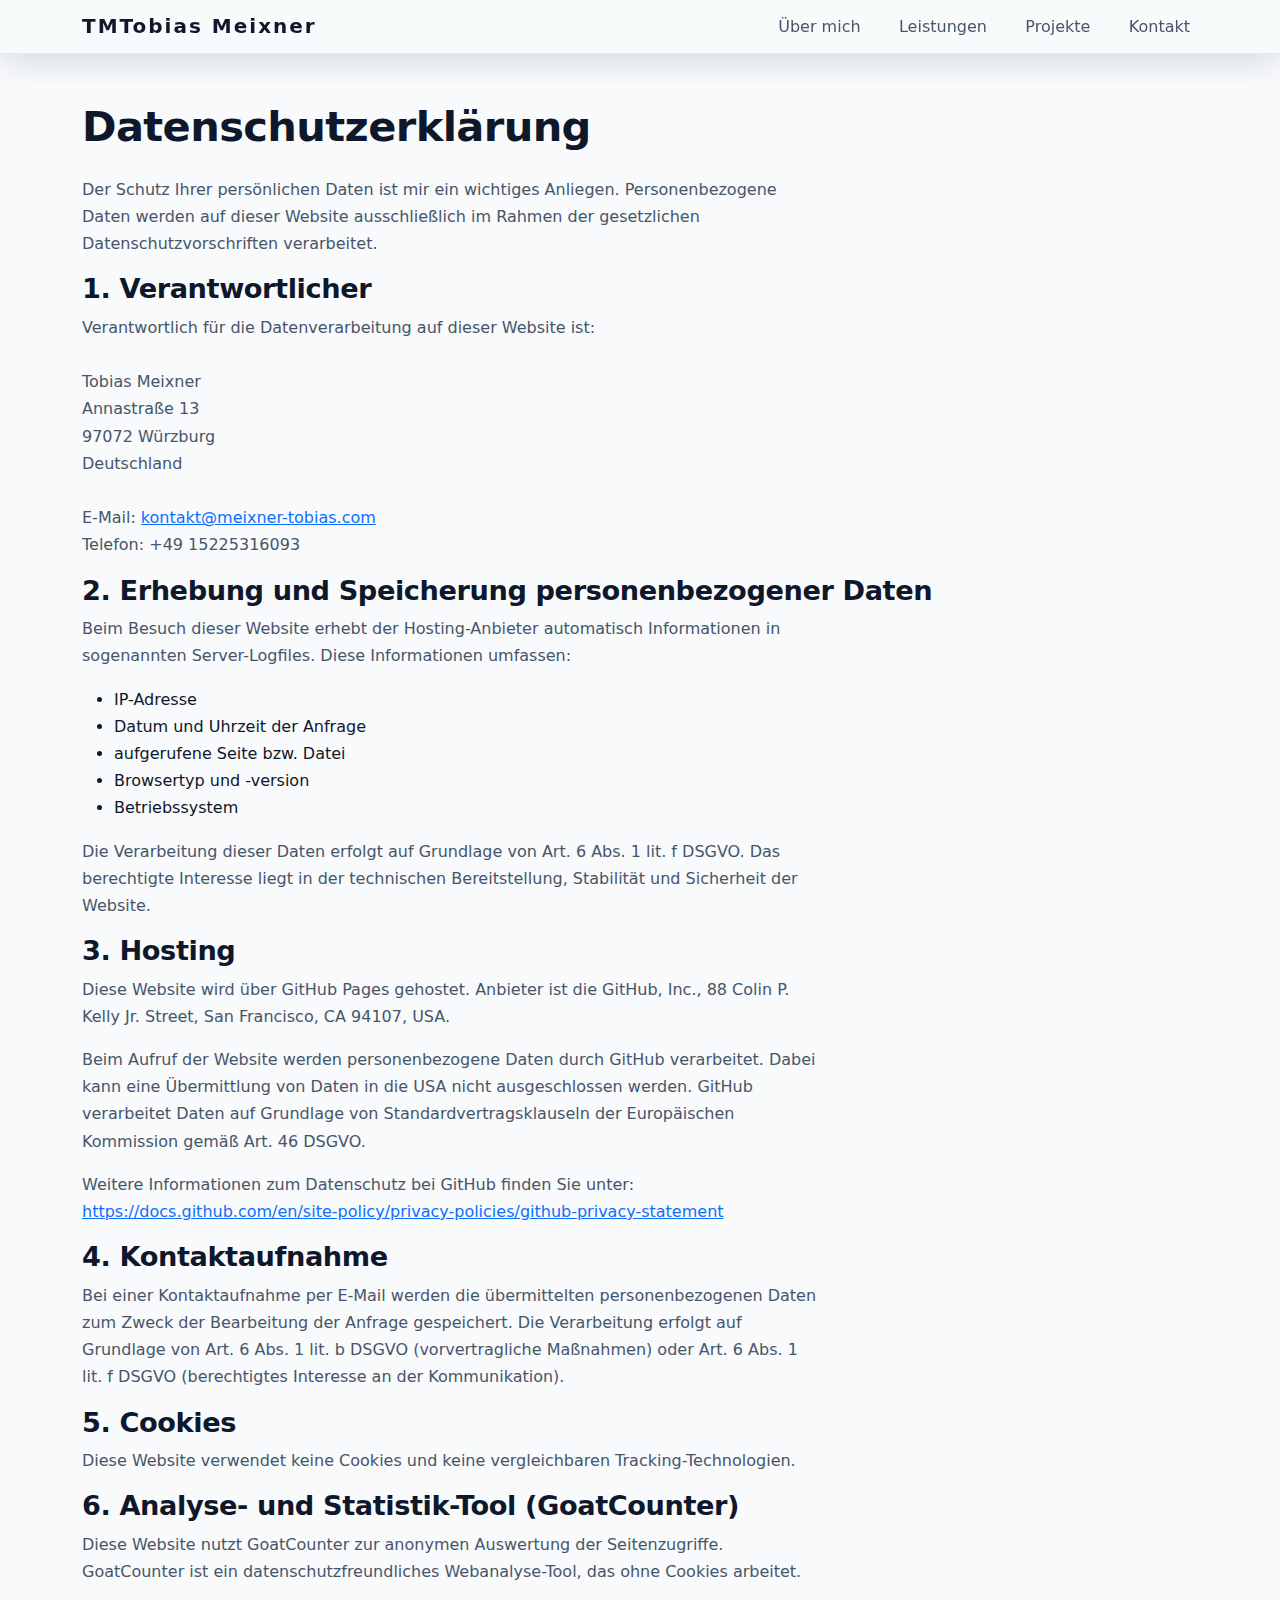
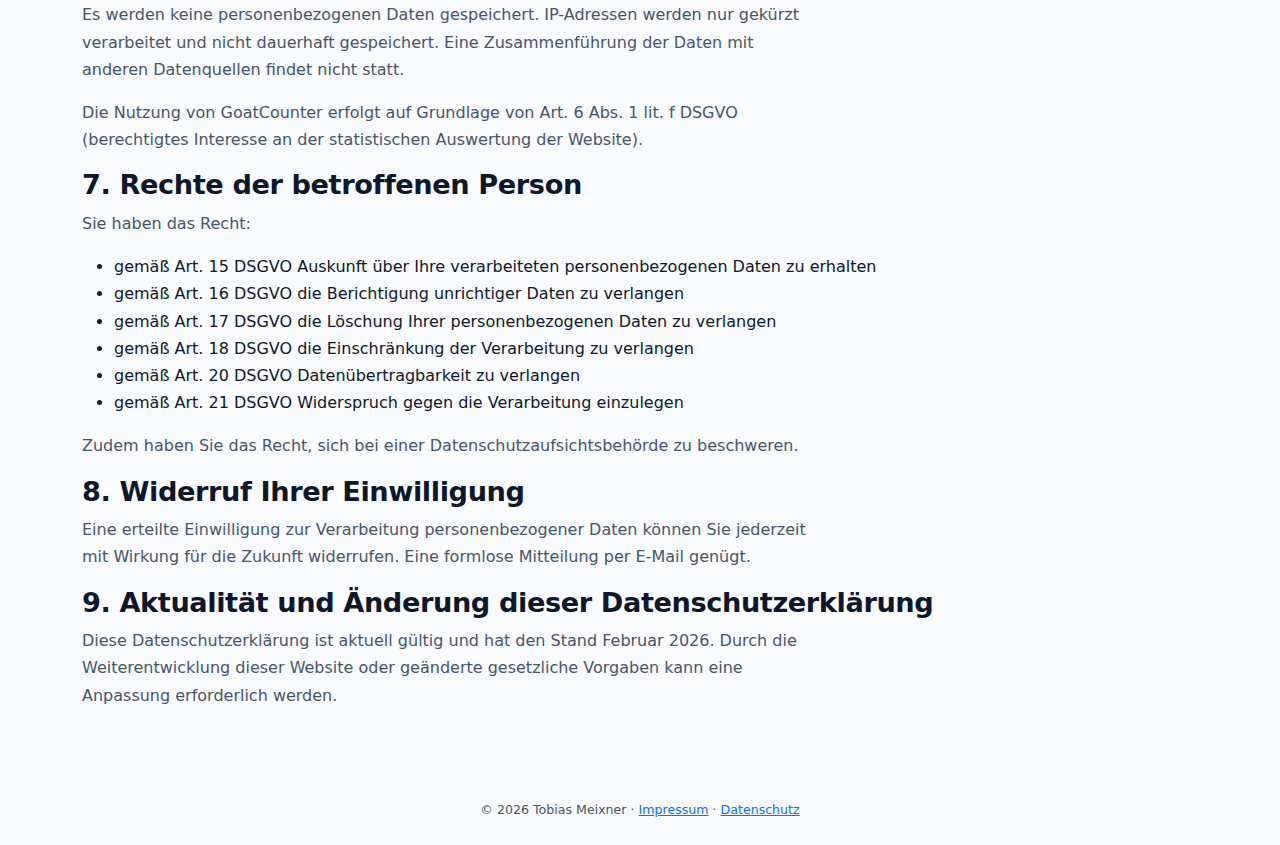
<file: datenschutzerklärung/index.html>
<!DOCTYPE html>
<html lang="de">
<head>
    <meta charset="UTF-8">
    <meta name="viewport" content="width=device-width, initial-scale=1">
    <title>Tobias Meixner – Datenschutzerklärung</title>

    <!-- Bootstrap CSS -->
    <link href="https://cdn.jsdelivr.net/npm/bootstrap@5.3.3/dist/css/bootstrap.min.css" rel="stylesheet">

    <!-- Eigene Styles -->
    <link rel="stylesheet" href="/css/style-v1.css">
</head>


<body>

<!-- Nav Bar -->
<nav class="navbar navbar-expand-lg">
  <div class="container">

    <!-- LOGO LINKS -->
    <a href="/" class="navbar-brand logo">
      <span class="logo-mark">TM</span>
      <span class="logo-text">Tobias Meixner</span>
    </a>

    <!-- BURGER RECHTS -->
    <button class="navbar-toggler ms-auto"
            type="button"
            data-bs-toggle="collapse"
            data-bs-target="#mainNav">
      <span class="navbar-toggler-icon"></span>
    </button>

    <!-- MOBILE / DESKTOP NAV -->
    <div class="collapse navbar-collapse" id="mainNav">
      <ul class="navbar-nav ms-auto">
        <li class="nav-item">
          <a class="nav-link" href="/">Über mich</a>
        </li>
        <li class="nav-item">
          <a class="nav-link" href="/leistungen/">Leistungen</a>
        </li>
        <li class="nav-item">
          <a class="nav-link" href="/projekte/">Projekte</a>
        </li>
        <li class="nav-item">
          <a class="nav-link" href="/kontakt/">Kontakt</a>
        </li>
      </ul>
    </div>

  </div>
</nav>


<main class="container my-5">
    
<!--Datenschutzerklärung-->
<h1 class="mb-4">Datenschutzerklärung</h1>

<p>
  Der Schutz Ihrer persönlichen Daten ist mir ein wichtiges Anliegen.
  Personenbezogene Daten werden auf dieser Website ausschließlich im
  Rahmen der gesetzlichen Datenschutzvorschriften verarbeitet.
</p>

<h2>1. Verantwortlicher</h2>
<p>
  Verantwortlich für die Datenverarbeitung auf dieser Website ist:<br><br>

  Tobias Meixner<br>
  Annastraße 13<br>
  97072 Würzburg<br>
  Deutschland<br><br>

  E-Mail: <a href="mailto:kontakt@meixner-tobias.com">kontakt@meixner-tobias.com</a><br>
  Telefon: +49 15225316093
</p>

<h2>2. Erhebung und Speicherung personenbezogener Daten</h2>
<p>
  Beim Besuch dieser Website erhebt der Hosting-Anbieter automatisch
  Informationen in sogenannten Server-Logfiles. Diese Informationen umfassen:
</p>

<ul>
  <li>IP-Adresse</li>
  <li>Datum und Uhrzeit der Anfrage</li>
  <li>aufgerufene Seite bzw. Datei</li>
  <li>Browsertyp und -version</li>
  <li>Betriebssystem</li>
</ul>

<p>
  Die Verarbeitung dieser Daten erfolgt auf Grundlage von Art. 6 Abs. 1
  lit. f DSGVO. Das berechtigte Interesse liegt in der technischen
  Bereitstellung, Stabilität und Sicherheit der Website.
</p>

<h2>3. Hosting</h2>
<p>
  Diese Website wird über GitHub Pages gehostet. Anbieter ist die GitHub, Inc.,
  88 Colin P. Kelly Jr. Street, San Francisco, CA 94107, USA.
</p>

<p>
  Beim Aufruf der Website werden personenbezogene Daten durch GitHub verarbeitet.
  Dabei kann eine Übermittlung von Daten in die USA nicht ausgeschlossen werden.
  GitHub verarbeitet Daten auf Grundlage von Standardvertragsklauseln der
  Europäischen Kommission gemäß Art. 46 DSGVO.
</p>

<p>
  Weitere Informationen zum Datenschutz bei GitHub finden Sie unter:<br>
  <a href="https://docs.github.com/en/site-policy/privacy-policies/github-privacy-statement"
     target="_blank" rel="noopener">
    https://docs.github.com/en/site-policy/privacy-policies/github-privacy-statement
  </a>
</p>

<h2>4. Kontaktaufnahme</h2>
<p>
  Bei einer Kontaktaufnahme per E-Mail werden die übermittelten personenbezogenen
  Daten zum Zweck der Bearbeitung der Anfrage gespeichert.
  Die Verarbeitung erfolgt auf Grundlage von Art. 6 Abs. 1 lit. b DSGVO
  (vorvertragliche Maßnahmen) oder Art. 6 Abs. 1 lit. f DSGVO
  (berechtigtes Interesse an der Kommunikation).
</p>

<h2>5. Cookies</h2>
<p>
  Diese Website verwendet keine Cookies und keine vergleichbaren
  Tracking-Technologien.
</p>

<h2>6. Analyse- und Statistik-Tool (GoatCounter)</h2>
<p>
  Diese Website nutzt GoatCounter zur anonymen Auswertung der Seitenzugriffe.
  GoatCounter ist ein datenschutzfreundliches Webanalyse-Tool, das ohne Cookies
  arbeitet.
</p>

<p>
  Es werden keine personenbezogenen Daten gespeichert. IP-Adressen werden nur
  gekürzt verarbeitet und nicht dauerhaft gespeichert. Eine Zusammenführung der
  Daten mit anderen Datenquellen findet nicht statt.
</p>

<p>
  Die Nutzung von GoatCounter erfolgt auf Grundlage von Art. 6 Abs. 1 lit. f DSGVO
  (berechtigtes Interesse an der statistischen Auswertung der Website).
</p>


<h2>7. Rechte der betroffenen Person</h2>
<p>
  Sie haben das Recht:
</p>
<ul>
  <li>gemäß Art. 15 DSGVO Auskunft über Ihre verarbeiteten personenbezogenen Daten zu erhalten</li>
  <li>gemäß Art. 16 DSGVO die Berichtigung unrichtiger Daten zu verlangen</li>
  <li>gemäß Art. 17 DSGVO die Löschung Ihrer personenbezogenen Daten zu verlangen</li>
  <li>gemäß Art. 18 DSGVO die Einschränkung der Verarbeitung zu verlangen</li>
  <li>gemäß Art. 20 DSGVO Datenübertragbarkeit zu verlangen</li>
  <li>gemäß Art. 21 DSGVO Widerspruch gegen die Verarbeitung einzulegen</li>
</ul>

<p>
  Zudem haben Sie das Recht, sich bei einer Datenschutzaufsichtsbehörde
  zu beschweren.
</p>

<h2>8. Widerruf Ihrer Einwilligung</h2>
<p>
  Eine erteilte Einwilligung zur Verarbeitung personenbezogener Daten können
  Sie jederzeit mit Wirkung für die Zukunft widerrufen.
  Eine formlose Mitteilung per E-Mail genügt.
</p>

<h2>9. Aktualität und Änderung dieser Datenschutzerklärung</h2>
<p>
  Diese Datenschutzerklärung ist aktuell gültig und hat den Stand
  Februar 2026. Durch die Weiterentwicklung dieser Website oder
  geänderte gesetzliche Vorgaben kann eine Anpassung erforderlich werden.
</p>

</main>


<footer class="bg-light py-4 mt-auto">
  <div class="container text-center">
    <small>
      © 2026 Tobias Meixner ·
      <a href="/impressum/">Impressum</a> ·
      <a href="/datenschutzerklärung/index.html">Datenschutz</a>
    </small>
  </div>
</footer>


    <!-- Bootstrap JS -->
<script src="https://cdn.jsdelivr.net/npm/bootstrap@5.3.3/dist/js/bootstrap.bundle.min.js"></script>
<script data-goatcounter="https://tobias-meixner.goatcounter.com/count"
        async src="//gc.zgo.at/count.js"></script>
</body>
</html>
</file>
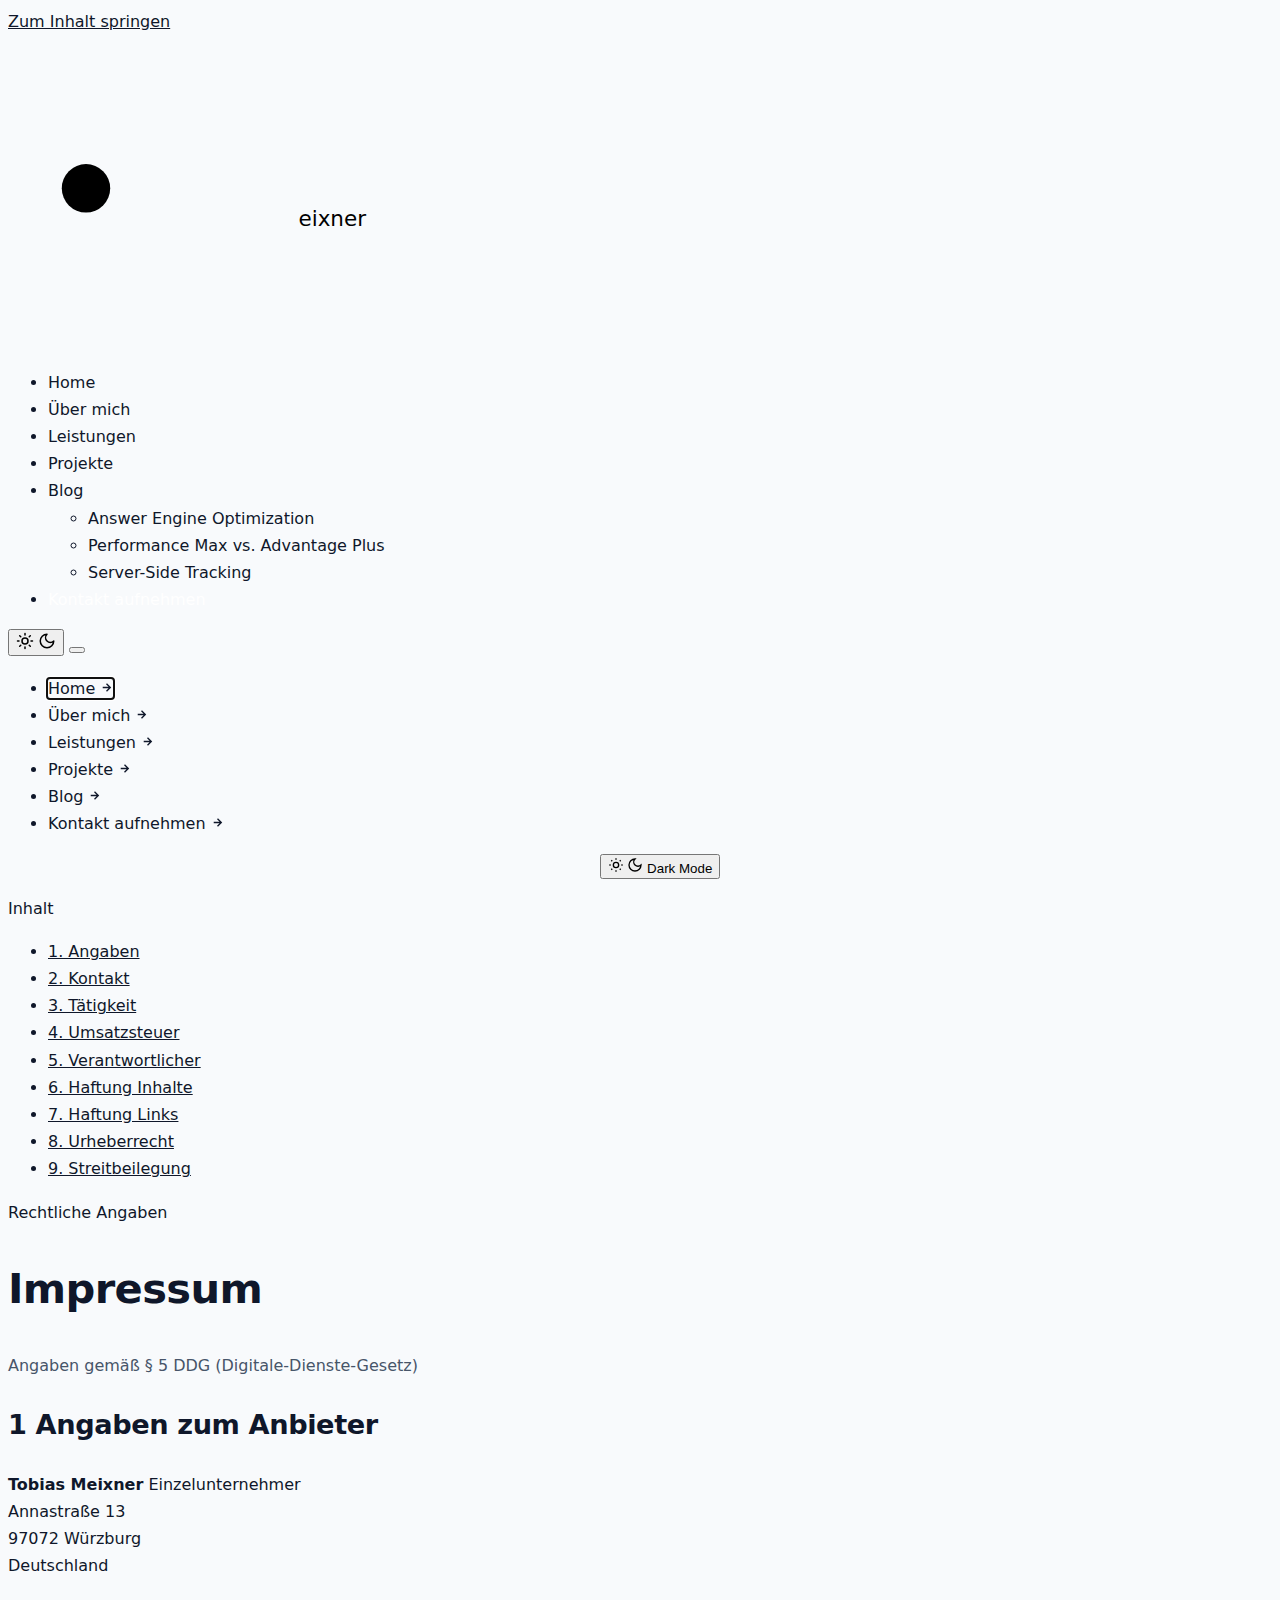
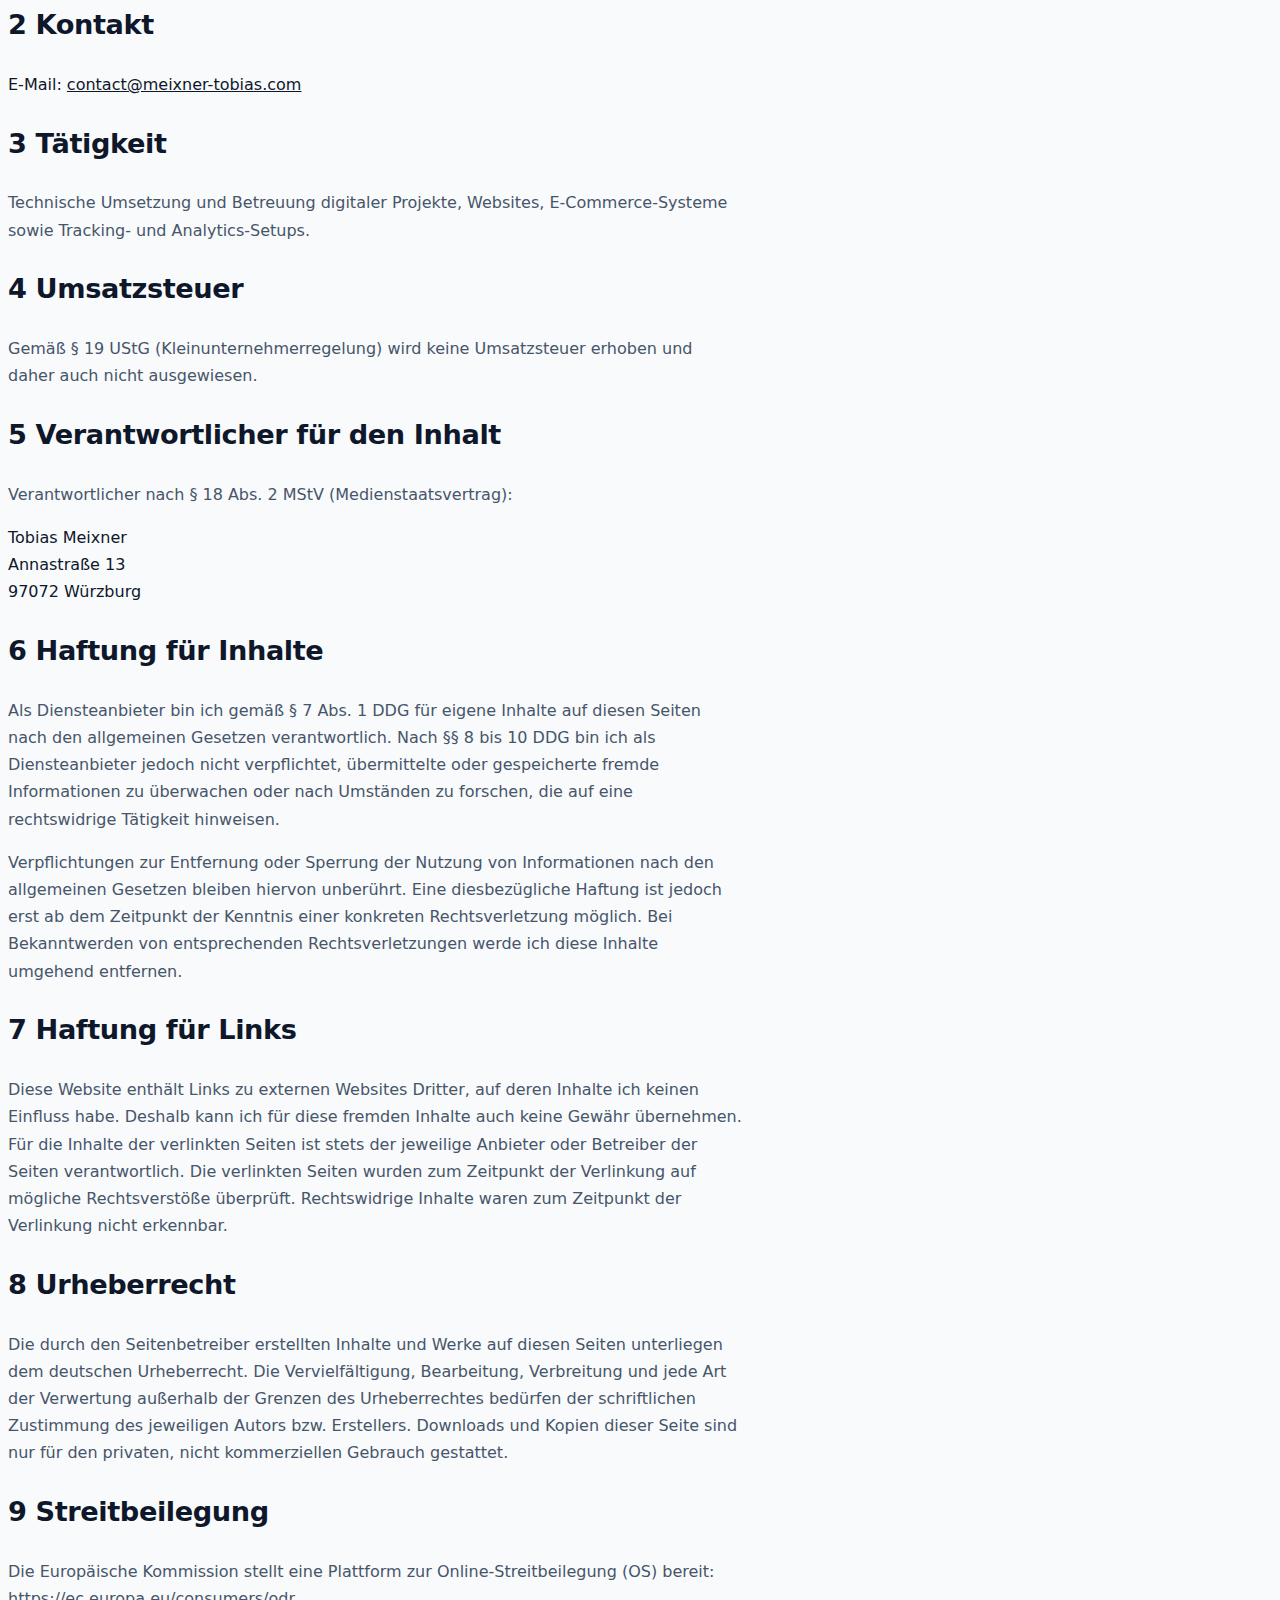
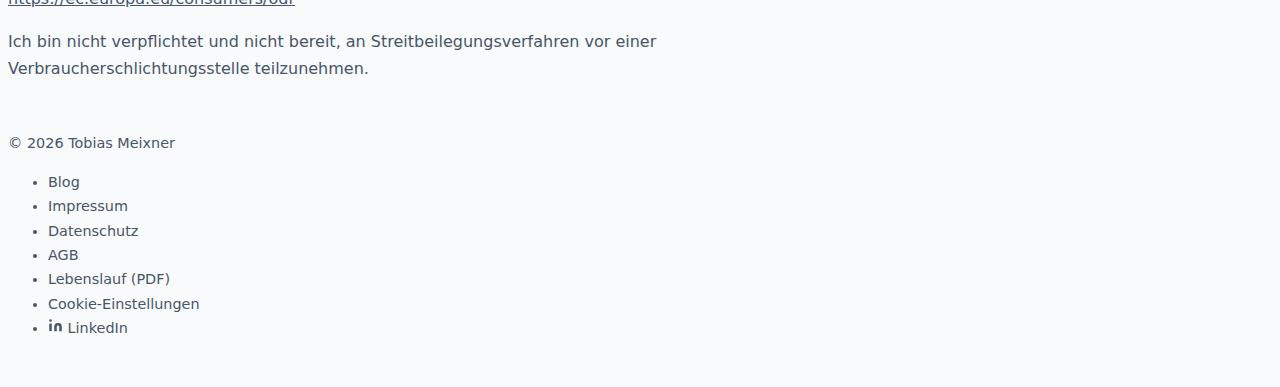
<file: impressum/index.html>
<!DOCTYPE html>
<html lang="de">
<head>
<!-- 1. Consent Mode v2 Defaults -->
<script>
  window.dataLayer = window.dataLayer || [];
  function gtag(){dataLayer.push(arguments);}
  gtag('consent', 'default', {
    'analytics_storage':     'denied',
    'ad_storage':            'denied',
    'ad_user_data':          'denied',
    'ad_personalization':    'denied',
    'functionality_storage': 'denied',
    'security_storage':      'granted',
    'wait_for_update':       500
  });
</script>
<!-- CookieScript - nur auf Live-Domain laden -->
<script>
  if (window.location.hostname !== 'localhost' && 
      window.location.hostname !== '127.0.0.1') {
    
    var script = document.createElement('script');
    script.type = 'text/javascript';
    script.charset = 'UTF-8';
    script.src = '//cdn.cookie-script.com/s/d261fb8134670358b6795a49b5d04574.js';
    document.head.appendChild(script);
  }
</script>
<!-- Google Tag Manager -->
<script>(function(w,d,s,l,i){w[l]=w[l]||[];w[l].push({'gtm.start':
new Date().getTime(),event:'gtm.js'});var f=d.getElementsByTagName(s)[0],
j=d.createElement(s),dl=l!='dataLayer'?'&l='+l:'';j.async=true;j.src=
'https://www.googletagmanager.com/gtm.js?id='+i+dl;f.parentNode.insertBefore(j,f);
})(window,document,'script','dataLayer','GTM-5QLXDT4T');</script>
<!-- End Google Tag Manager -->

  <meta charset="UTF-8">
  <meta name="viewport" content="width=device-width, initial-scale=1">
  
<!-- HTML Meta Tags -->
  <title>Impressum | Tobias Meixner</title>
  <meta name="description" content="E-Commerce-Student & Freelancer aus Würzburg. Websites erstellen, GTM & GA4 einrichten - direkt, verlässlich, ohne Agentur-Overhead.">

  <meta name="robots" content="noindex, follow">

  <!-- Open Graph -->
  <meta property="og:type"        content="website">
  <meta property="og:url"         content="https://meixner-tobias.com/impressum/">
  <meta property="og:title"       content="Impressum | Tobias Meixner">
  <meta property="og:image"       content="https://meixner-tobias.com/assets/img/og-image.jpg">
  <meta property="og:locale"      content="de_DE">
  <meta property="og:site_name"   content="Tobias Meixner">

  <link rel="canonical" href="https://meixner-tobias.com/impressum/">

  <link rel="preconnect" href="https://fonts.googleapis.com">
  <link rel="preconnect" href="https://fonts.gstatic.com" crossorigin>
  <link href="https://fonts.googleapis.com/css2?family=Manrope:wght@400;500;600;700;800&family=DM+Sans:ital,opsz,wght@0,9..40,300;0,9..40,400;0,9..40,500;0,9..40,600;1,9..40,300&display=swap" rel="stylesheet">

  <link rel="stylesheet" href="/css/style-v1.css">

  <link rel="icon" type="image/png" sizes="96x96" href="/assets/favicon/favicon-96x96.png">
  <link rel="icon" type="image/svg+xml" href="/assets/favicon/favicon.svg">
  <link rel="shortcut icon" href="/assets/favicon/favicon.ico">
  <link rel="apple-touch-icon" sizes="180x180" href="/assets/favicon/apple-touch-icon.png">
  <link rel="manifest" href="/assets/favicon/site.webmanifest">

  <style>
    /*
     * Impressum: Inhaltliche Links sollen indigo sein.
     * style.css setzt a { color: inherit } - hier wird das
     * fuer Content-Links ueberschrieben, Nav/Footer werden
     * zurueckgesetzt damit sie weiterhin korrekt aussehen.
     */
    a       { color: var(--indigo); }
    a:hover { text-decoration: underline; text-underline-offset: 3px; }

    .nav-links a         { color: var(--muted);  text-decoration: none; }
    .nav-links a:hover   { color: var(--navy);   text-decoration: none; }
    .nav-cta             { color: #fff !important; text-decoration: none !important; }
    .drawer a            { color: var(--navy);   text-decoration: none; }
    .footer-links a      { color: var(--muted);  text-decoration: none; }
    .footer-links a:hover{ color: var(--navy); }
  </style>

<script type="application/ld+json">
{
  "@context": "https://schema.org",
  "@type": "BreadcrumbList",
  "itemListElement": [
    {
      "@type": "ListItem",
      "position": 1,
      "name": "Startseite",
      "item": "https://meixner-tobias.com/"
    },
    {
      "@type": "ListItem",
      "position": 2,
      "name": "Impressum",
      "item": "https://meixner-tobias.com/impressum/"
    }
  ]
}
</script>

</head>

<body>

<!-- Skip Navigation Link -->
<a href="#main-content" class="skip-link">Zum Inhalt springen</a>

<!-- Google Tag Manager (noscript) -->
<noscript><iframe src="https://www.googletagmanager.com/ns.html?id=GTM-5QLXDT4T"
height="0" width="0" style="display:none;visibility:hidden"></iframe></noscript>
<!-- End Google Tag Manager (noscript) -->

<!-- NAVBAR -->
<nav class="nav" id="nav">
  <div class="nav-inner">
    <a href="/" aria-label="Tobias Meixner - Startseite">
      <svg class="nav-logo" xmlns="http://www.w3.org/2000/svg" viewBox="0 0 940 230" role="img" aria-labelledby="logo-t">
        <title id="logo-t">Tobias Meixner</title>
        <g transform="translate(8 6)">
          <circle class="logo-dot" cx="50" cy="108" r="18"/>
          <line class="logo-stroke" x1="68" y1="62" x2="98" y2="118"/>
          <line class="logo-stroke" x1="136" y1="62" x2="166" y2="118"/>
          <text class="logo-t" x="208" y="136">eixner</text>
        </g>
      </svg>
    </a>
    <ul class="nav-links">
      <li><a href="/">Home</a></li>
      <li><a href="/ueber-mich/">Über mich</a></li>
      <li><a href="/leistungen/">Leistungen</a></li>
      <li><a href="/projekte/">Projekte</a></li>
      <li class="nav-dropdown">
        <a href="/blog/">Blog</a>
        <ul class="nav-drop-menu" role="menu">
          <li role="none"><a href="/blog/answer-engine-optimization/" role="menuitem">Answer Engine Optimization</a></li>
          <li role="none"><a href="/blog/performance-max-vs-advantage-plus/" role="menuitem">Performance Max vs. Advantage Plus</a></li>
          <li role="none"><a href="/blog/server-side-tracking/" role="menuitem">Server-Side Tracking</a></li>
        </ul>
      </li>
      <li><a href="/kontakt/" class="nav-cta">Kontakt aufnehmen</a></li>
    </ul>
    <button class="theme-toggle" id="themeToggle" aria-label="Dark Mode umschalten">
      <svg class="icon-sun" aria-hidden="true" width="18" height="18" viewBox="0 0 24 24" fill="none" stroke="currentColor" stroke-width="2" stroke-linecap="round" stroke-linejoin="round"><circle cx="12" cy="12" r="4"/><path d="M12 2v2M12 20v2M4.93 4.93l1.41 1.41M17.66 17.66l1.41 1.41M2 12h2M20 12h2M6.34 17.66l-1.41 1.41M19.07 4.93l-1.41 1.41"/></svg>
      <svg class="icon-moon" aria-hidden="true" width="18" height="18" viewBox="0 0 24 24" fill="none" stroke="currentColor" stroke-width="2" stroke-linecap="round" stroke-linejoin="round"><path d="M12 3a6 6 0 0 0 9 9 9 9 0 1 1-9-9z"/></svg>
    </button>
    <button class="burger" id="burger" aria-label="Navigation &#246;ffnen" aria-expanded="false">
      <span></span><span></span><span></span>
    </button>
  </div>
</nav>

<nav class="drawer" id="drawer" aria-label="Mobile Navigation">
  <ul>
    <li><a href="/">Home <svg width="13" height="13" viewBox="0 0 24 24" fill="none" stroke="currentColor" stroke-width="2.5"><path d="M5 12h14M12 5l7 7-7 7"/></svg></a></li>
    <li><a href="/ueber-mich/">Über mich <svg width="13" height="13" viewBox="0 0 24 24" fill="none" stroke="currentColor" stroke-width="2.5"><path d="M5 12h14M12 5l7 7-7 7"/></svg></a></li>
    <li><a href="/leistungen/">Leistungen <svg width="13" height="13" viewBox="0 0 24 24" fill="none" stroke="currentColor" stroke-width="2.5"><path d="M5 12h14M12 5l7 7-7 7"/></svg></a></li>
    <li><a href="/projekte/">Projekte <svg width="13" height="13" viewBox="0 0 24 24" fill="none" stroke="currentColor" stroke-width="2.5"><path d="M5 12h14M12 5l7 7-7 7"/></svg></a></li>
    <li><a href="/blog/">Blog <svg width="13" height="13" viewBox="0 0 24 24" fill="none" stroke="currentColor" stroke-width="2.5"><path d="M5 12h14M12 5l7 7-7 7"/></svg></a></li>
    <li><a href="/kontakt/">Kontakt aufnehmen <svg width="13" height="13" viewBox="0 0 24 24" fill="none" stroke="currentColor" stroke-width="2.5"><path d="M5 12h14M12 5l7 7-7 7"/></svg></a></li>
    <li style="padding-top:16px; border-top:1px solid var(--border); display:flex; justify-content:center;">
      <button class="theme-toggle" id="themeToggleMobile" aria-label="Dark Mode umschalten">
        <svg class="icon-sun" aria-hidden="true" width="16" height="16" viewBox="0 0 24 24" fill="none" stroke="currentColor" stroke-width="2"><circle cx="12" cy="12" r="4"/><path d="M12 2v2M12 20v2M4.93 4.93l1.41 1.41M17.66 17.66l1.41 1.41M2 12h2M20 12h2M6.34 17.66l-1.41 1.41M19.07 4.93l-1.41 1.41"/></svg>
        <svg class="icon-moon" aria-hidden="true" width="16" height="16" viewBox="0 0 24 24" fill="none" stroke="currentColor" stroke-width="2"><path d="M12 3a6 6 0 0 0 9 9 9 9 0 1 1-9-9z"/></svg>
        <span class="theme-label">Dark Mode</span>
      </button>
    </li>   
  </ul>
</nav>


<main class="legal-page" id="main-content" aria-labelledby="legal-heading">
  <div class="container">
    <div class="legal-inner">

      <aside class="legal-toc" aria-label="Inhaltsverzeichnis">
        <div class="toc-title">Inhalt</div>
        <ul class="toc-list">
          <li><a href="#angaben">1. Angaben</a></li>
          <li><a href="#kontakt">2. Kontakt</a></li>
          <li><a href="#taetigkeit">3. T&#228;tigkeit</a></li>
          <li><a href="#umsatzsteuer">4. Umsatzsteuer</a></li>
          <li><a href="#verantwortlicher">5. Verantwortlicher</a></li>
          <li><a href="#haftung-inhalte">6. Haftung Inhalte</a></li>
          <li><a href="#haftung-links">7. Haftung Links</a></li>
          <li><a href="#urheberrecht">8. Urheberrecht</a></li>
          <li><a href="#streitbeilegung">9. Streitbeilegung</a></li>
        </ul>
      </aside>

      <main class="legal-content">

        <div class="legal-hero">
          <div class="legal-badge">Rechtliche Angaben</div>
          <h1 class="legal-title" id="legal-heading">Impressum</h1>
          <p class="legal-meta">Angaben gem&#228;&#223; &#167; 5 DDG (Digitale-Dienste-Gesetz)</p>
        </div>

        <div class="legal-section" id="angaben">
          <h2 class="legal-h2"><span class="legal-h2-num" aria-hidden="true">1</span> Angaben zum Anbieter</h2>
          <div class="legal-block">
            <strong>Tobias Meixner</strong>
            Einzelunternehmer<br>
            Annastra&#223;e 13<br>
            97072 W&#252;rzburg<br>
            Deutschland
          </div>
        </div>

        <div class="legal-section" id="kontakt">
          <h2 class="legal-h2"><span class="legal-h2-num" aria-hidden="true">2</span> Kontakt</h2>
          <div class="legal-block">
            E-Mail: <a href="mailto:contact@meixner-tobias.com">contact@meixner-tobias.com</a>
          </div>
        </div>

        <div class="legal-section" id="taetigkeit">
          <h2 class="legal-h2"><span class="legal-h2-num" aria-hidden="true">3</span> T&#228;tigkeit</h2>
          <p class="legal-p">
            Technische Umsetzung und Betreuung digitaler Projekte, Websites,
            E-Commerce-Systeme sowie Tracking- und Analytics-Setups.
          </p>
        </div>

        <div class="legal-section" id="umsatzsteuer">
          <h2 class="legal-h2"><span class="legal-h2-num" aria-hidden="true">4</span> Umsatzsteuer</h2>
          <p class="legal-p">
            Gem&#228;&#223; &#167; 19 UStG (Kleinunternehmerregelung) wird keine Umsatzsteuer erhoben
            und daher auch nicht ausgewiesen.
          </p>
        </div>

        <div class="legal-section" id="verantwortlicher">
          <h2 class="legal-h2"><span class="legal-h2-num" aria-hidden="true">5</span> Verantwortlicher f&#252;r den Inhalt</h2>
          <p class="legal-p">Verantwortlicher nach &#167; 18 Abs. 2 MStV (Medienstaatsvertrag):</p>
          <div class="legal-block">
            Tobias Meixner<br>
            Annastra&#223;e 13<br>
            97072 W&#252;rzburg
          </div>
        </div>

        <div class="legal-section" id="haftung-inhalte">
          <h2 class="legal-h2"><span class="legal-h2-num" aria-hidden="true">6</span> Haftung f&#252;r Inhalte</h2>
          <p class="legal-p">
            Als Diensteanbieter bin ich gem&#228;&#223; &#167; 7 Abs. 1 DDG f&#252;r eigene Inhalte auf diesen
            Seiten nach den allgemeinen Gesetzen verantwortlich. Nach &#167;&#167; 8 bis 10 DDG bin
            ich als Diensteanbieter jedoch nicht verpflichtet, &#252;bermittelte oder gespeicherte
            fremde Informationen zu &#252;berwachen oder nach Umst&#228;nden zu forschen, die auf eine
            rechtswidrige T&#228;tigkeit hinweisen.
          </p>
          <p class="legal-p">
            Verpflichtungen zur Entfernung oder Sperrung der Nutzung von Informationen nach
            den allgemeinen Gesetzen bleiben hiervon unber&#252;hrt. Eine diesbez&#252;gliche Haftung
            ist jedoch erst ab dem Zeitpunkt der Kenntnis einer konkreten Rechtsverletzung
            m&#246;glich. Bei Bekanntwerden von entsprechenden Rechtsverletzungen werde ich diese
            Inhalte umgehend entfernen.
          </p>
        </div>

        <div class="legal-section" id="haftung-links">
          <h2 class="legal-h2"><span class="legal-h2-num" aria-hidden="true">7</span> Haftung f&#252;r Links</h2>
          <p class="legal-p">
            Diese Website enth&#228;lt Links zu externen Websites Dritter, auf deren Inhalte
            ich keinen Einfluss habe. Deshalb kann ich f&#252;r diese fremden Inhalte auch keine
            Gew&#228;hr &#252;bernehmen. F&#252;r die Inhalte der verlinkten Seiten ist stets der jeweilige
            Anbieter oder Betreiber der Seiten verantwortlich. Die verlinkten Seiten wurden
            zum Zeitpunkt der Verlinkung auf m&#246;gliche Rechtsverst&#246;&#223;e &#252;berpr&#252;ft. Rechtswidrige
            Inhalte waren zum Zeitpunkt der Verlinkung nicht erkennbar.
          </p>
        </div>

        <div class="legal-section" id="urheberrecht">
          <h2 class="legal-h2"><span class="legal-h2-num" aria-hidden="true">8</span> Urheberrecht</h2>
          <p class="legal-p">
            Die durch den Seitenbetreiber erstellten Inhalte und Werke auf diesen Seiten
            unterliegen dem deutschen Urheberrecht. Die Vervielf&#228;ltigung, Bearbeitung,
            Verbreitung und jede Art der Verwertung au&#223;erhalb der Grenzen des Urheberrechtes
            bed&#252;rfen der schriftlichen Zustimmung des jeweiligen Autors bzw. Erstellers.
            Downloads und Kopien dieser Seite sind nur f&#252;r den privaten, nicht kommerziellen
            Gebrauch gestattet.
          </p>
        </div>

        <div class="legal-section" id="streitbeilegung">
          <h2 class="legal-h2"><span class="legal-h2-num" aria-hidden="true">9</span> Streitbeilegung</h2>
          <p class="legal-p">
            Die Europ&#228;ische Kommission stellt eine Plattform zur Online-Streitbeilegung (OS) bereit:
            <a href="https://ec.europa.eu/consumers/odr" target="_blank" rel="noopener">https://ec.europa.eu/consumers/odr</a>
          </p>
          <p class="legal-p">
            Ich bin nicht verpflichtet und nicht bereit, an Streitbeilegungsverfahren
            vor einer Verbraucherschlichtungsstelle teilzunehmen.
          </p>
        </div>

      </main>
    </div>
  </div>
</main>


<footer>
  <div class="container">
    <div class="footer-row">
      <span class="footer-copy">&#169; 2026 Tobias Meixner</span>
      <ul class="footer-links">
                <li><a href="/blog/">Blog</a></li>
        <li><a href="/impressum/">Impressum</a></li>
        <li><a href="/datenschutz/">Datenschutz</a></li>
        <li><a href="/agb/">AGB</a></li>
        <li><a href="/assets/lebenslauf/Lebenslauf_personalSite.pdf" target="_blank" download>Lebenslauf (PDF)</a></li>
        <li><a href="#" onclick="CookieScript.instance.show(); return false;">Cookie-Einstellungen</a></li>
        <li>
          <a href="https://www.linkedin.com/in/meixner-tobias" target="_blank" rel="noopener" aria-label="Tobias Meixner auf LinkedIn">
            <svg width="15" height="15" viewBox="0 0 24 24" fill="currentColor" aria-hidden="true"><path d="M16 8a6 6 0 0 1 6 6v7h-4v-7a2 2 0 0 0-2-2 2 2 0 0 0-2 2v7h-4v-7a6 6 0 0 1 6-6z"/><rect x="2" y="9" width="4" height="12"/><circle cx="4" cy="4" r="2"/></svg>
            LinkedIn
          </a>
        </li>
      </ul>
    </div>
  </div>
</footer>

<script>

/* ── Dark Mode ── */
const themeToggle = document.getElementById('themeToggle');
const themeToggleMobile = document.getElementById('themeToggleMobile');
const savedTheme  = localStorage.getItem('theme');
const prefersDark = window.matchMedia('(prefers-color-scheme: dark)').matches;

function updateThemeLabel() {
  const isDark = document.documentElement.getAttribute('data-theme') === 'dark';
  document.querySelectorAll('.theme-label').forEach(el => {
    el.textContent = isDark ? 'Light Mode' : 'Dark Mode';
  });
}

if (savedTheme === 'dark') {
  document.documentElement.setAttribute('data-theme', 'dark');
}
updateThemeLabel();

function toggleTheme() {
  const isDark = document.documentElement.getAttribute('data-theme') === 'dark';
  if (isDark) {
    document.documentElement.removeAttribute('data-theme');
    localStorage.setItem('theme', 'light');
  } else {
    document.documentElement.setAttribute('data-theme', 'dark');
    localStorage.setItem('theme', 'dark');
  }
  updateThemeLabel();
}

if (themeToggle) themeToggle.addEventListener('click', toggleTheme);
if (themeToggleMobile) themeToggleMobile.addEventListener('click', toggleTheme);

const nav = document.getElementById('nav');
window.addEventListener('scroll', () => nav.classList.toggle('scrolled', window.scrollY > 12), { passive: true });
const burger = document.getElementById('burger');
const drawer = document.getElementById('drawer');
function closeDrawer() { drawer.classList.remove('is-open'); burger.classList.remove('is-open'); burger.setAttribute('aria-expanded','false'); document.body.style.overflow=''; }
burger.addEventListener('click', () => { const open = !drawer.classList.contains('is-open'); drawer.classList.toggle('is-open',open); burger.classList.toggle('is-open',open); burger.setAttribute('aria-expanded',String(open)); document.body.style.overflow=open?'hidden':''; });
  // Focus ins Drawer setzen wenn geöffnet
  if (open) {
    const firstLink = drawer.querySelector('a');
    if (firstLink) firstLink.focus();
  }
drawer.querySelectorAll('a').forEach(a=>a.addEventListener('click',closeDrawer));
document.addEventListener('click',e=>{ if(!nav.contains(e.target)&&!drawer.contains(e.target)) closeDrawer(); });
document.addEventListener('keydown',e=>{ if(e.key==='Escape') closeDrawer(); });
</script>
</body>
</html>
</file>
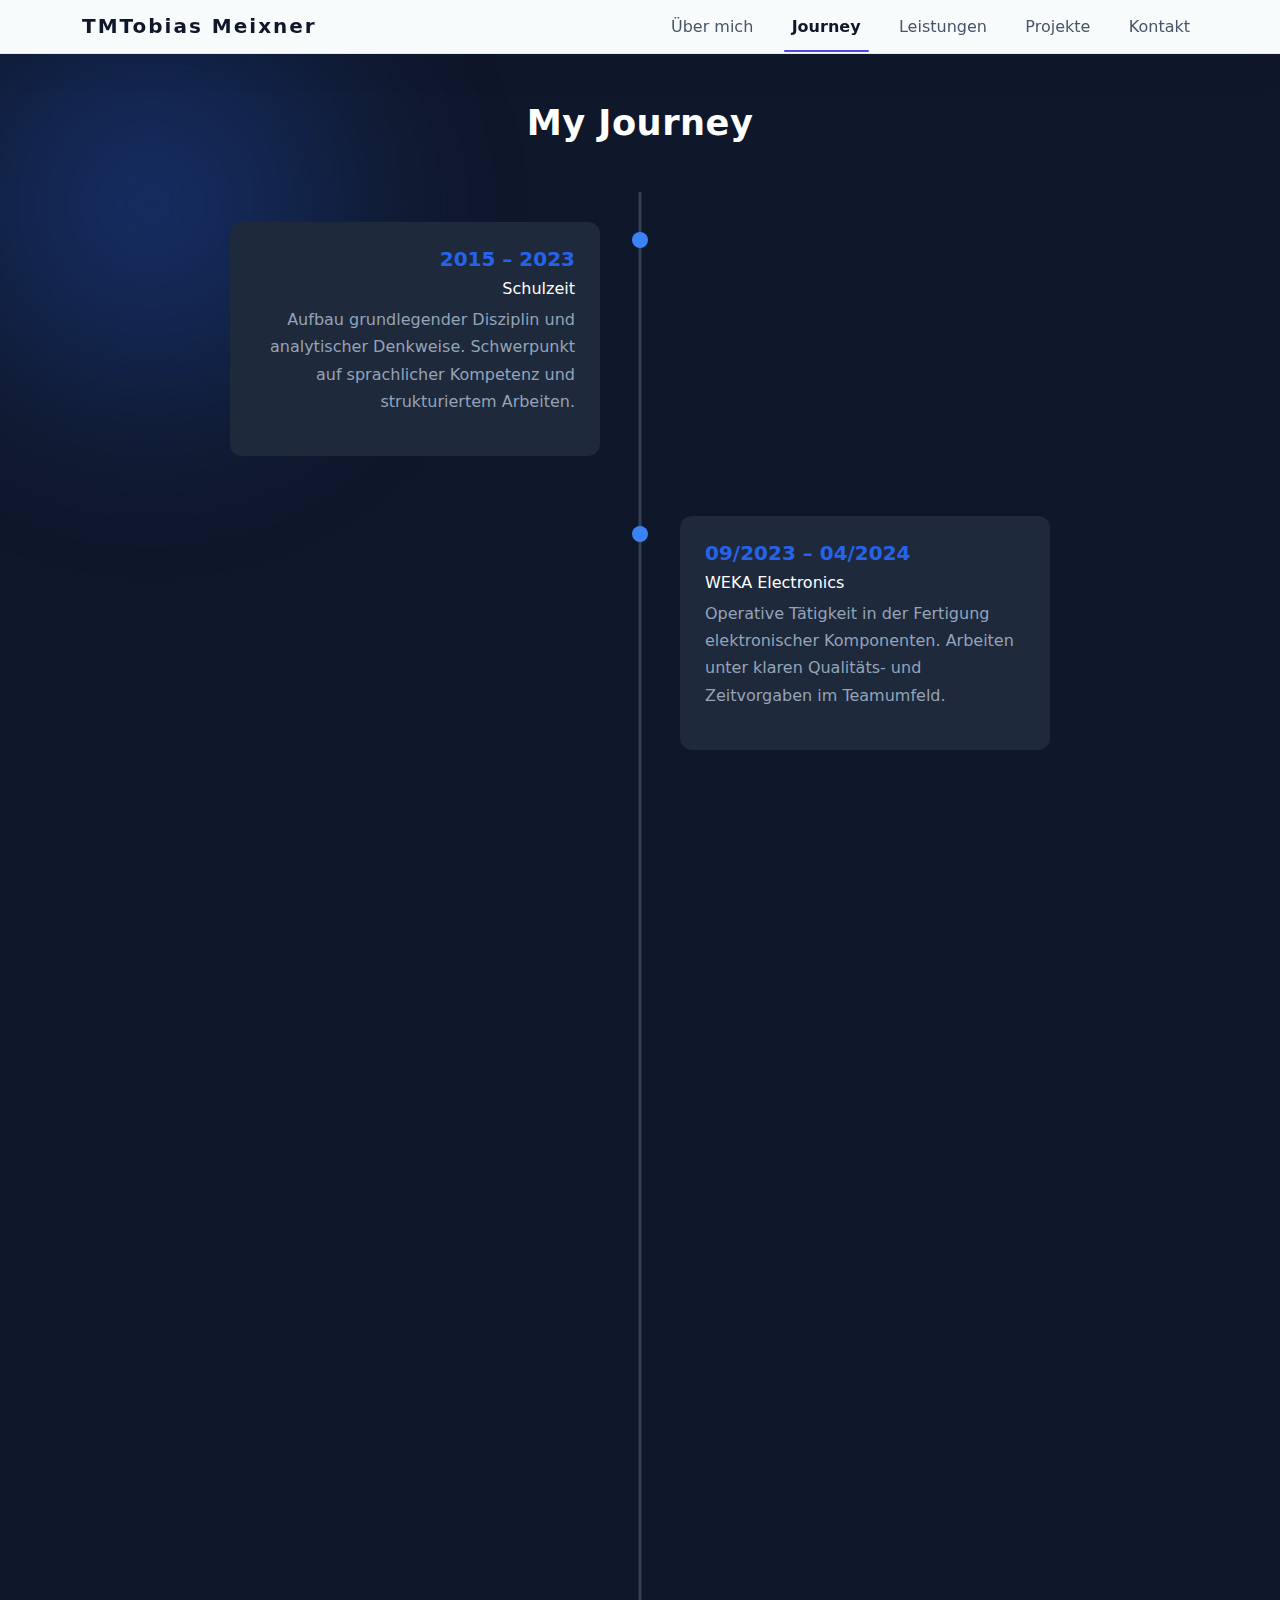
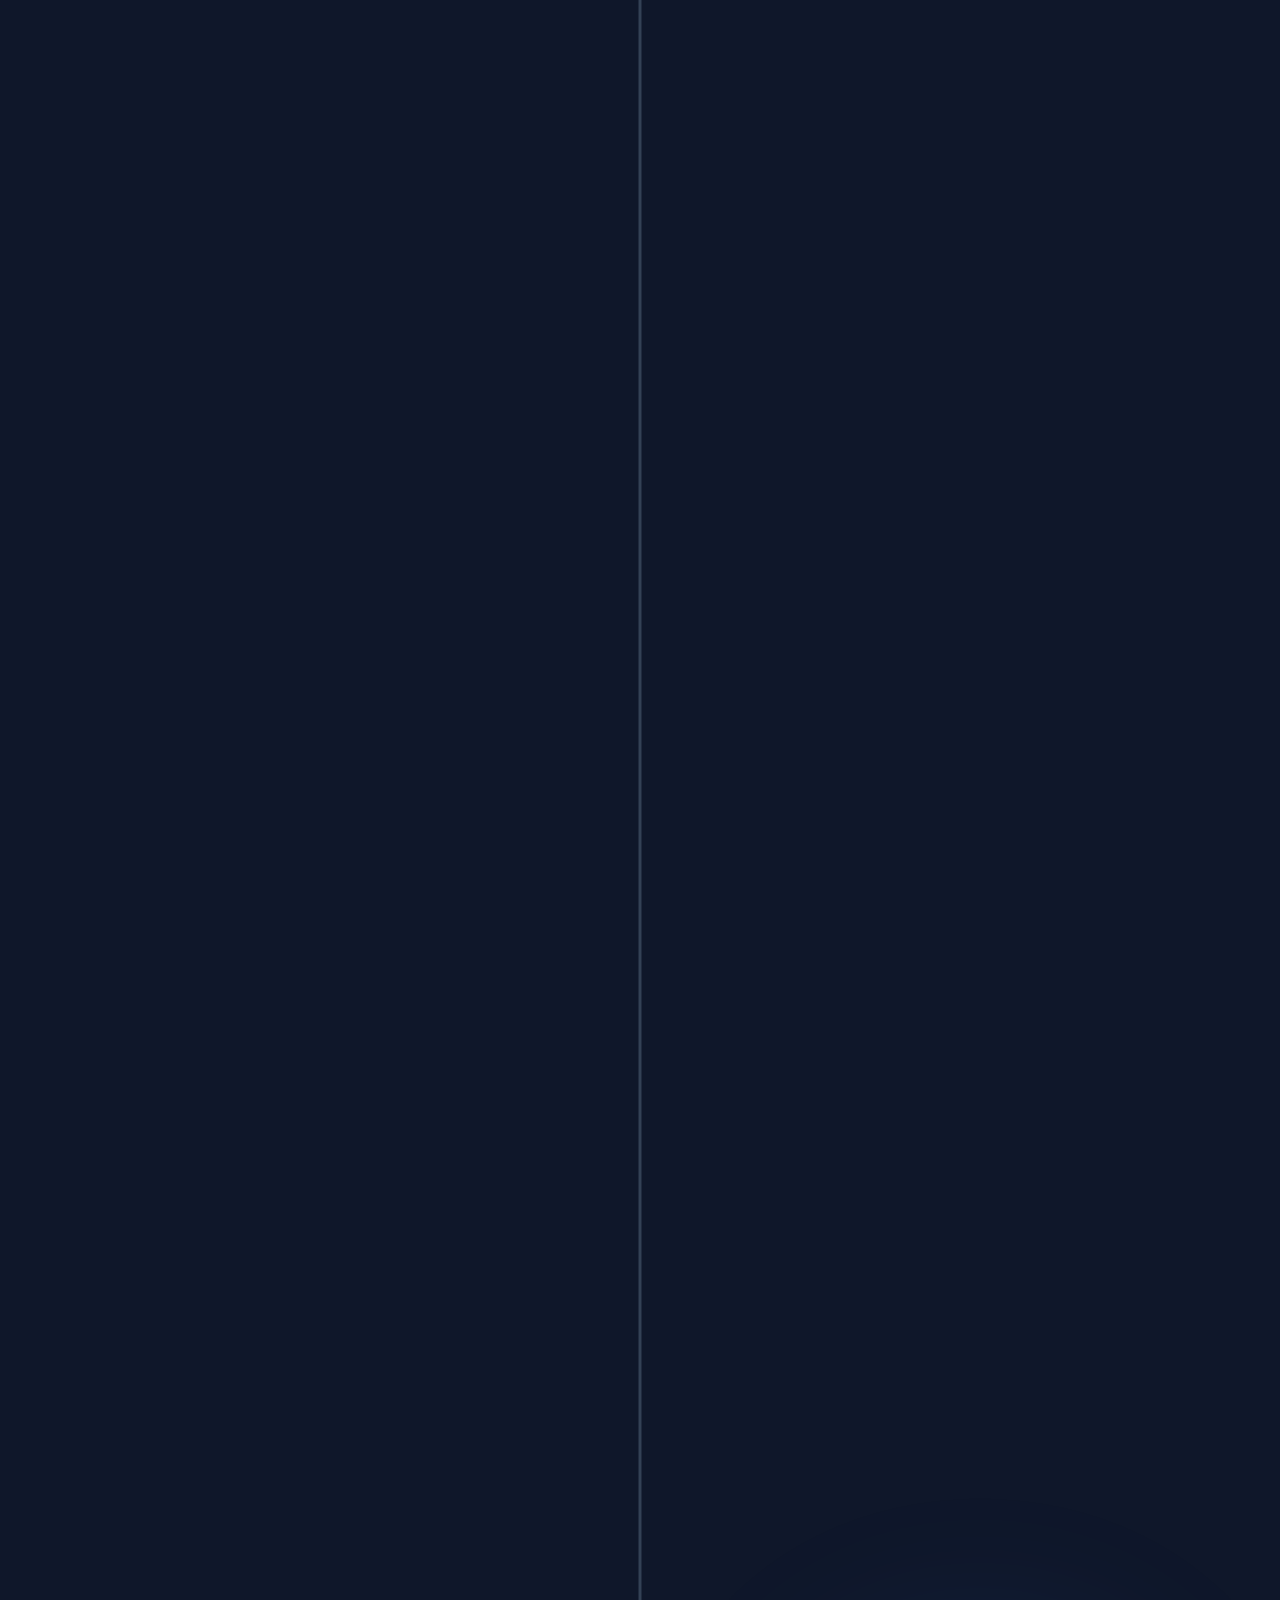
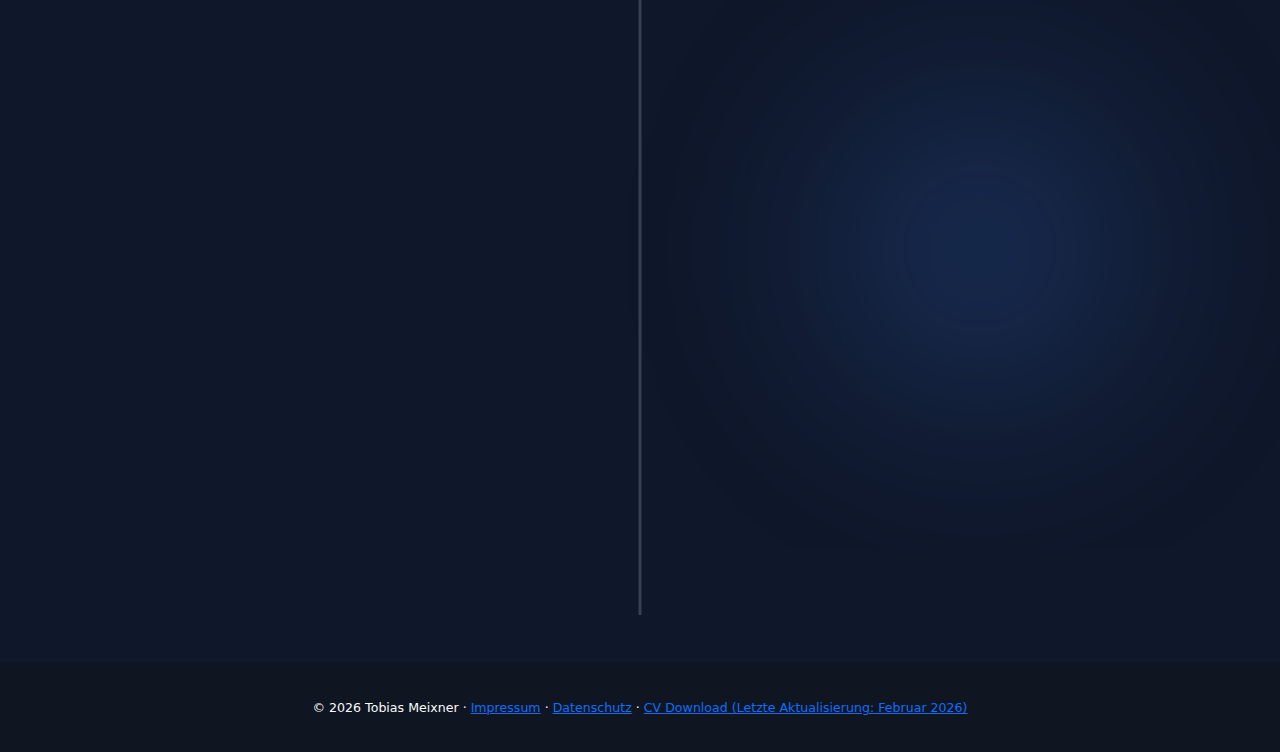
<file: journey/index.html>
<!DOCTYPE html>
<html lang="de">
<head>
    <meta charset="UTF-8">
    <meta name="viewport" content="width=device-width, initial-scale=1">
    <title>Tobias Meixner – Kontakt</title>

    <!-- Bootstrap CSS -->
    <link href="https://cdn.jsdelivr.net/npm/bootstrap@5.3.3/dist/css/bootstrap.min.css" rel="stylesheet">

    <!-- Eigene Styles -->
    <link rel="stylesheet" href="/css/style-v1.css">

        <!-- Favicon -->
    <link rel="icon" type="image/png" sizes="96x96" href="/assets/favicon/favicon-96x96.png">
    <link rel="icon" type="image/svg+xml" href="/assets/favicon/favicon.svg">
    <link rel="shortcut icon" href="/assets/favicon/favicon.ico">
    <link rel="apple-touch-icon" sizes="180x180" href="/assets/favicon/apple-touch-icon.png">
    <meta name="apple-mobile-web-app-title" content="Meixner">
    <link rel="manifest" href="/assets/favicon/site.webmanifest">
</head>


<body class="journey-page">

<!-- Nav Bar -->
<nav class="navbar navbar-expand-lg">
  <div class="container">

    <!-- LOGO LINKS -->
    <a href="/" class="navbar-brand logo">
      <span class="logo-mark">TM</span>
      <span class="logo-text">Tobias Meixner</span>
    </a>

    <!-- BURGER RECHTS -->
    <button class="navbar-toggler ms-auto"
            type="button"
            data-bs-toggle="collapse"
            data-bs-target="#mainNav">
      <span class="navbar-toggler-icon"></span>
    </button>

    <!-- MOBILE / DESKTOP NAV -->
    <div class="collapse navbar-collapse" id="mainNav">
      <ul class="navbar-nav ms-auto">
        <li class="nav-item">
          <a class="nav-link" href="/">Über mich</a>
        </li>
        <li class="nav-item">
          <a class="nav-link active" href="/journey/">Journey</a>
        </li>
        <li class="nav-item">
          <a class="nav-link" href="/leistungen/">Leistungen</a>
        </li>
        <li class="nav-item">
          <a class="nav-link" href="/projekte/">Projekte</a>
        </li>
        <li class="nav-item">
          <a class="nav-link" href="/kontakt/">Kontakt</a>
        </li>
      </ul>
    </div>

  </div>
</nav>

<main>
<section id="journey" class="journey-section py-5">
  <div class="journey-bg"></div>

  <div class="container position-relative">
    <h2 class="journey-title text-center mb-5">
  My Journey
</h2>

    <div class="timeline">

      <div class="timeline-item">
        <div class="timeline-content">
          <h5>2015 – 2023</h5>
          <h6>Schulzeit</h6>
          <p>Aufbau grundlegender Disziplin und analytischer Denkweise.
            Schwerpunkt auf sprachlicher Kompetenz und strukturiertem Arbeiten.</p>
        </div>
      </div>

      <div class="timeline-item">
        <div class="timeline-content">
          <h5>09/2023 – 04/2024</h5>
          <h6>WEKA Electronics</h6>
          <p>Operative Tätigkeit in der Fertigung elektronischer Komponenten.
            Arbeiten unter klaren Qualitäts- und Zeitvorgaben im Teamumfeld.</p>
        </div>
      </div>

      <div class="timeline-item">
        <div class="timeline-content">
          <h5>05/2024 – 06/2024</h5>
          <h6>Motorradreise – Island</h6>
          <p>Mehrwöchige, eigenständig geplante Motorradreise.
            Verantwortung für Routenplanung, Budget, Logistik und Risikomanagement.</p>
            
            <div class="story-cards mt-4">
            <div class="story-card">
              <h6>Route</h6>
              <p>Komplette Ringstraße inkl. Westküste & Snæfellsnes.</p>
            </div>

            <div class="story-card">
              <h6>Herausforderung</h6>
              <p>Wetter, lange Distanzen, Eigenverantwortung auf dem Motorrad.</p>
            </div>

            <div class="story-card">
              <h6>Learnings</h6>
              <p>Risikomanagement, Improvisation, strukturierte Planung.</p>
            </div>

          </div>

        </div>
      </div>

      <div class="timeline-item">
        <div class="timeline-content">
          <h5>07/2024 – 09/2024</h5>
          <h6>Backpackingreise – Südamerika</h6>
          <p>Selbstorganisierte Auslandsphase mit eigenständiger Finanzierung.
            Entwicklung von Anpassungsfähigkeit und Selbstverantwortung und klar kommen in teils schwierigen Situationen</p>
            
          <div class="story-cards mt-4">
          <div class="story-card">
            <h6>Route</h6>
            <p>Brasilien → Peru → Bolivien → zurück nach Rio.</p>
          </div>

          <div class="story-card">
            <h6>Eigenverantwortung</h6>
            <p>Komplette Organisation von Transport, Unterkunft und Budget.</p>
          </div>

          <div class="story-card">
            <h6>Entwicklung</h6>
            <p>Umgang mit Unsicherheit, kulturellen Unterschieden und komplexen Situationen.</p>
          </div>

          </div>

        </div>
      </div>

      <div class="timeline-item">
  <div class="timeline-content">
    <h5>2025 – heute</h5>
    <h6>Stefanie Mischka – Raum für Gesundheit</h6>
    <p>
      Technische Umsetzung und Betreuung der Website. 
      Domain- und Hosting-Management, DNS-Konfiguration 
      sowie Unterstützung im operativen Online-Business.
    </p>
  </div>
</div>


      <div class="timeline-item">
        <div class="timeline-content">
          <h5>2025 - heute</h5>
          <h6>Dealerdesk</h6>
          <p>Telefonische Kundenbetreuung und strukturierte CRM-Dokumentation.
            Verständnis für Kommunikationsprozesse und saubere Datenerfassung.</p>
        </div>
      </div>

      <div class="timeline-item">
  <div class="timeline-content">
    <h5>2026 - heute  </h5>
    <h6>Gumb App</h6>
    <p>
      Mitarbeit im Startup-Umfeld mit Fokus auf Research, Sales-Outreach 
      und CRM-Prozesse. Unterstützung bei E-Mail-Kampagnen, 
      Datenpflege sowie organisatorischen Abläufen im Tagesgeschäft.
    </p>
  </div>
</div>


      <div class="timeline-item highlight">
        <div class="timeline-content">
          <h5>2026 – heute</h5>
          <h6>Digitale Ausrichtung</h6>
          <p>Fokus auf digitale Geschäftsmodelle, Webentwicklung und Performance Marketing.
            Aufbau eigener Projekte sowie Mitwirkung an CRM- und Vertriebsprozessen.</p>
        </div>
      </div>

      <div class="timeline-item future">
        <div class="timeline-content text-center">
          <h5>Next Chapter</h5>
          <p>Weiterentwicklung im Bereich Performance Marketing,
            Automatisierung und skalierbarer digitaler Prozesse.</p>
        </div>
      </div>

    </div>
  </div>
</section>

</main>


<script>

//JS für Cards in Island und Südamerika
const cards = document.querySelectorAll(".story-card");

const cardObserver = new IntersectionObserver(entries => {
  entries.forEach(entry => {
    if (entry.isIntersecting) {
      entry.target.classList.add("visible");
    }
  });
}, { threshold: 0.2 });

cards.forEach(card => cardObserver.observe(card));


//JS für Timeline glaube ich 

document.addEventListener("DOMContentLoaded", function () {

  const items = document.querySelectorAll(".timeline-item");
  const timeline = document.querySelector(".timeline");

  const observer = new IntersectionObserver((entries) => {
    entries.forEach(entry => {
      if (entry.isIntersecting) {
        entry.target.classList.add("visible");
        timeline.classList.add("animate-line");
      }
    });
  }, { threshold: 0.2 });

  items.forEach(item => observer.observe(item));

  // Parallax effect
window.addEventListener("scroll", function () {
  const bg = document.querySelector(".journey-bg");
  if (!bg) return;

  let offset = window.pageYOffset;
  bg.style.transform = "translateY(" + offset * 0.1 + "px)";
});


});
</script>




<footer class="footer-custom">
  <div class="footer-bottom text-center">
    <small>
      © 2026 Tobias Meixner ·
      <a href="/impressum/">Impressum</a> ·
      <a href="/datenschutz/">Datenschutz</a> ·
      <a href="/assets/lebenslauf/lebenslauf.pdf" target="_blank">CV Download (Letzte Aktualisierung: Februar 2026)
</a>

    </small>
  </div>
  
</footer>

<script src="https://cdn.jsdelivr.net/npm/bootstrap@5.3.3/dist/js/bootstrap.bundle.min.js"></script>
<script src="/js/scroll.js"></script>
<script src="/js/bild_mobile.js"></script>
<script data-goatcounter="https://tobiasmeixner.goatcounter.com/count"
        async src="//gc.zgo.at/count.js"></script>

</body>
</file>
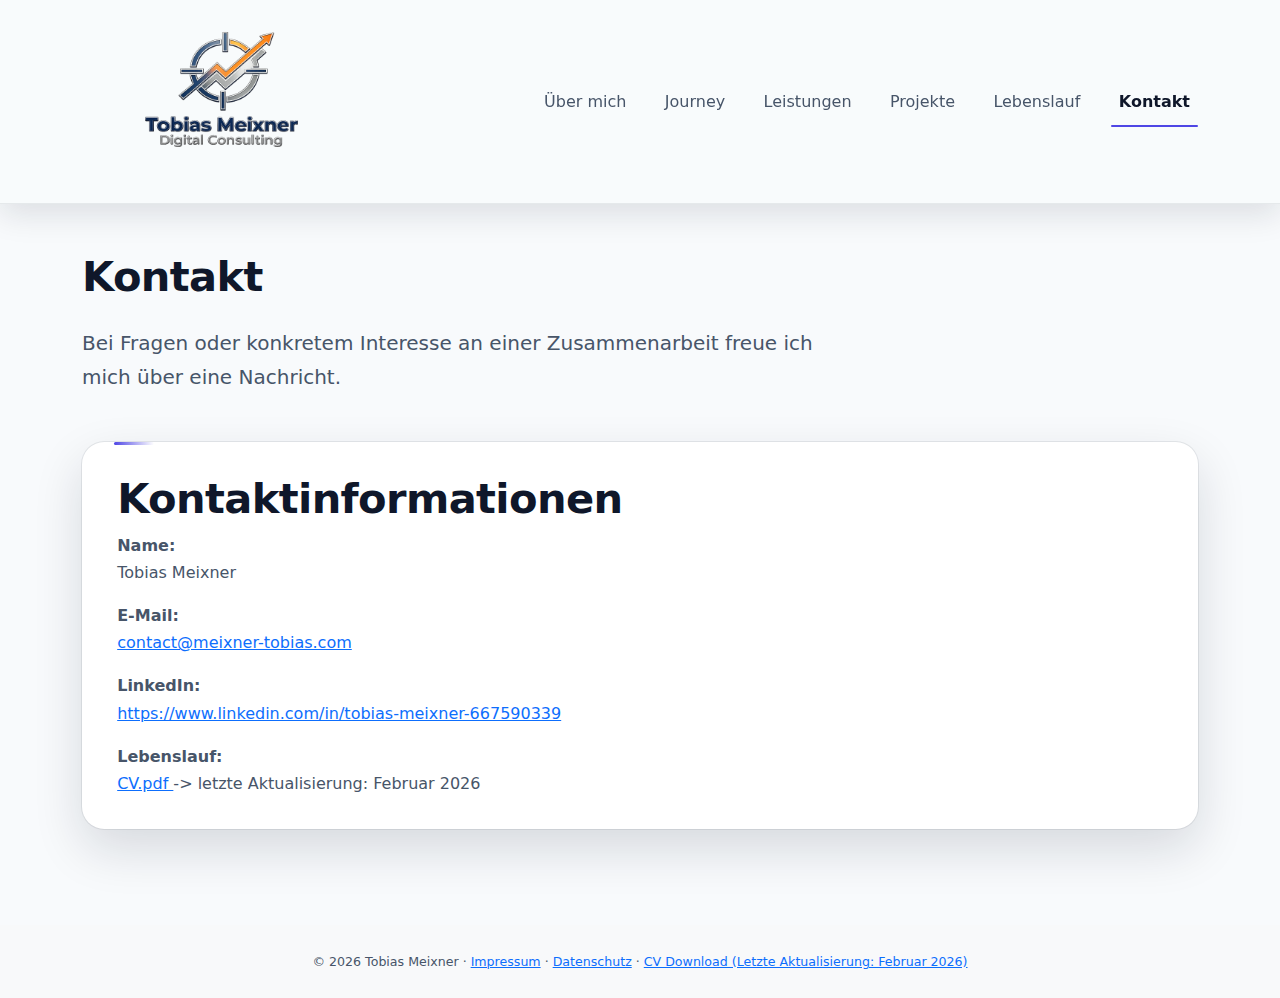
<file: kontakt/index.html>
<!DOCTYPE html>
<html lang="de">
<head>
    <meta charset="UTF-8">
    <meta name="viewport" content="width=device-width, initial-scale=1">
    <title>Tobias Meixner – Kontakt</title>

    <!-- Bootstrap CSS -->
    <link href="https://cdn.jsdelivr.net/npm/bootstrap@5.3.3/dist/css/bootstrap.min.css" rel="stylesheet">

    <!-- Eigene Styles -->
    <link rel="stylesheet" href="/css/style-v1.css">

        <!-- Favicon -->
    <link rel="icon" type="image/png" sizes="96x96" href="/assets/favicon/favicon-96x96.png">
    <link rel="icon" type="image/svg+xml" href="/assets/favicon/favicon.svg">
    <link rel="shortcut icon" href="/assets/favicon/favicon.ico">
    <link rel="apple-touch-icon" sizes="180x180" href="/assets/favicon/apple-touch-icon.png">
    <meta name="apple-mobile-web-app-title" content="Meixner">
    <link rel="manifest" href="/assets/favicon/site.webmanifest">
</head>


<body class="page-contact">

<!-- Nav Bar -->
<nav class="navbar navbar-expand-lg">
  <div class="container">

    <!-- LOGO LINKS -->
      <a href="/" class="navbar-brand">
        <img src="/assets/img/logo.png" alt="Tobias Meixner Logo" class="navbar-logo">
      </a>

    <!-- BURGER RECHTS -->
    <button class="navbar-toggler ms-auto"
            type="button"
            data-bs-toggle="collapse"
            data-bs-target="#mainNav">
      <span class="navbar-toggler-icon"></span>
    </button>

    <!-- MOBILE / DESKTOP NAV -->
    <div class="collapse navbar-collapse" id="mainNav">
      <ul class="navbar-nav ms-auto">
        <li class="nav-item">
          <a class="nav-link" href="/">Über mich</a>
        </li>
        <li class="nav-item">
          <a class="nav-link" href="/journey/">Journey</a>
        </li>
        <li class="nav-item">
          <a class="nav-link" href="/leistungen/">Leistungen</a>
        </li>
        <li class="nav-item">
          <a class="nav-link" href="/projekte/">Projekte</a>
        </li>
        <li class="nav-item">
          <a class="nav-link" href="/assets/lebenslauf/lebenslauf.pdf" target="_blank">Lebenslauf</a>
        </li>
        <li class="nav-item">
          <a class="nav-link active" href="/kontakt/">Kontakt</a>
        </li>
      </ul>
    </div>

  </div>
</nav>



<main class="container my-5">
    
<!--Einleitung-->
<h1 class="mb-4">Kontakt</h1>

<p class="lead">
  Bei Fragen oder konkretem Interesse an einer Zusammenarbeit freue ich mich
  über eine Nachricht.
</p>


<!--Kontaktinfos-->
<section class="info-section my-5 reveal">
    <h1 class="kontakt-title">Kontaktinformationen</h1>

    <p>
      <strong>Name:</strong><br>
      Tobias Meixner
    </p>

    <p>
      <strong>E-Mail:</strong><br>
      <a href="mailto:contact@meixner-tobias.com">contact@meixner-tobias.com</a>
    </p>

    <p>
      <strong>LinkedIn:</strong><br>
      <a href="https://www.linkedin.com/in/tobias-meixner-667590339" target="_blank" rel="noopener">
        https://www.linkedin.com/in/tobias-meixner-667590339
      </a>
    </p>

        <p>
      <strong>Lebenslauf:</strong><br>
      <a href="/assets/lebenslauf1/lebenslauf.pdf" target="_blank" rel="noopener">
        CV.pdf
      </a> -> letzte Aktualisierung: Februar 2026
    </p>

  </section>


</main>



<footer class="bg-light py-4 mt-auto">
  <div class="container text-center">
    <small>
      © 2026 Tobias Meixner ·
      <a href="/impressum/">Impressum</a> ·
      <a href="/datenschutz/">Datenschutz</a> ·
      <a href="/assets/lebenslauf/lebenslauf.pdf" target="_blank" download="Lebenslauf_Februar_2026">CV Download (Letzte Aktualisierung: Februar 2026)</a>
    </small>
  </div>
</footer>


    <!-- Bootstrap JS -->
<script src="https://cdn.jsdelivr.net/npm/bootstrap@5.3.3/dist/js/bootstrap.bundle.min.js"></script>
<script src="/js/scroll.js"></script>
<script data-goatcounter="https://tobiasmeixner.goatcounter.com/count"
        async src="//gc.zgo.at/count.js"></script>
</body>
</html>
</file>
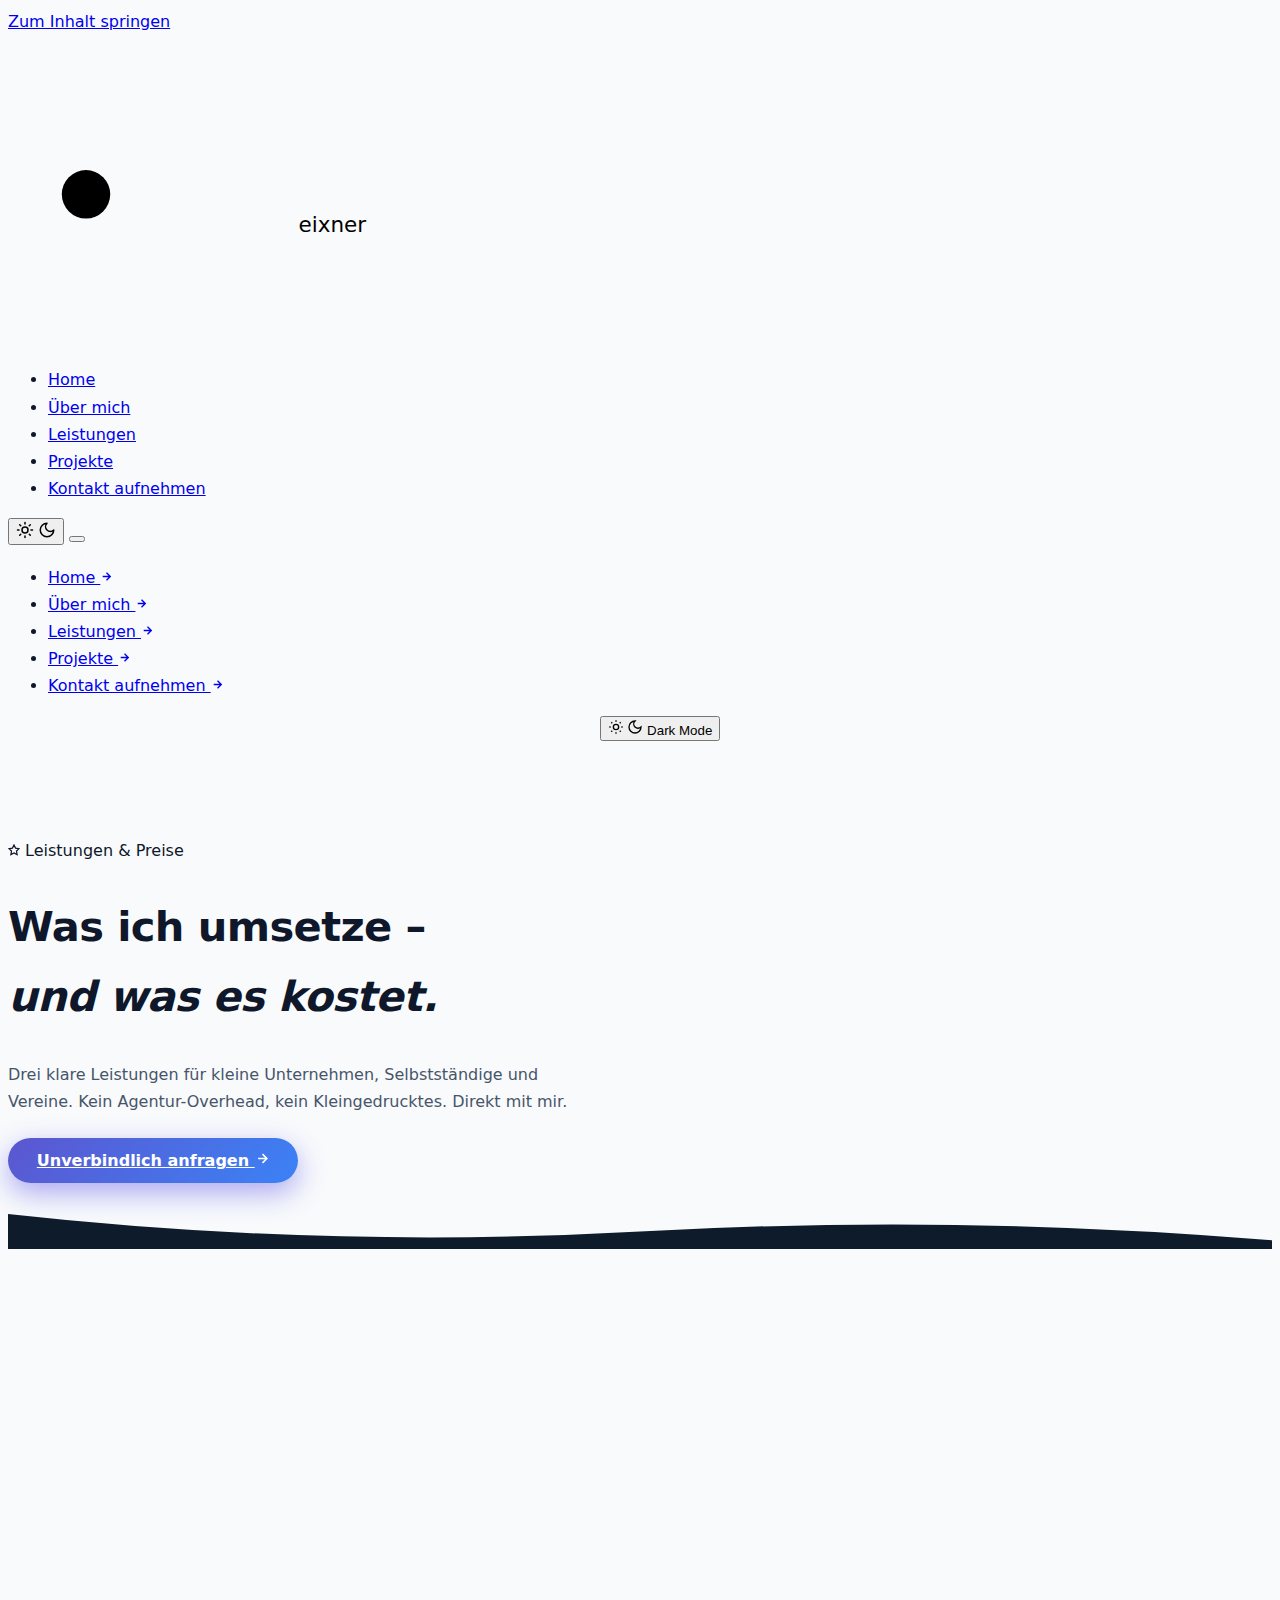
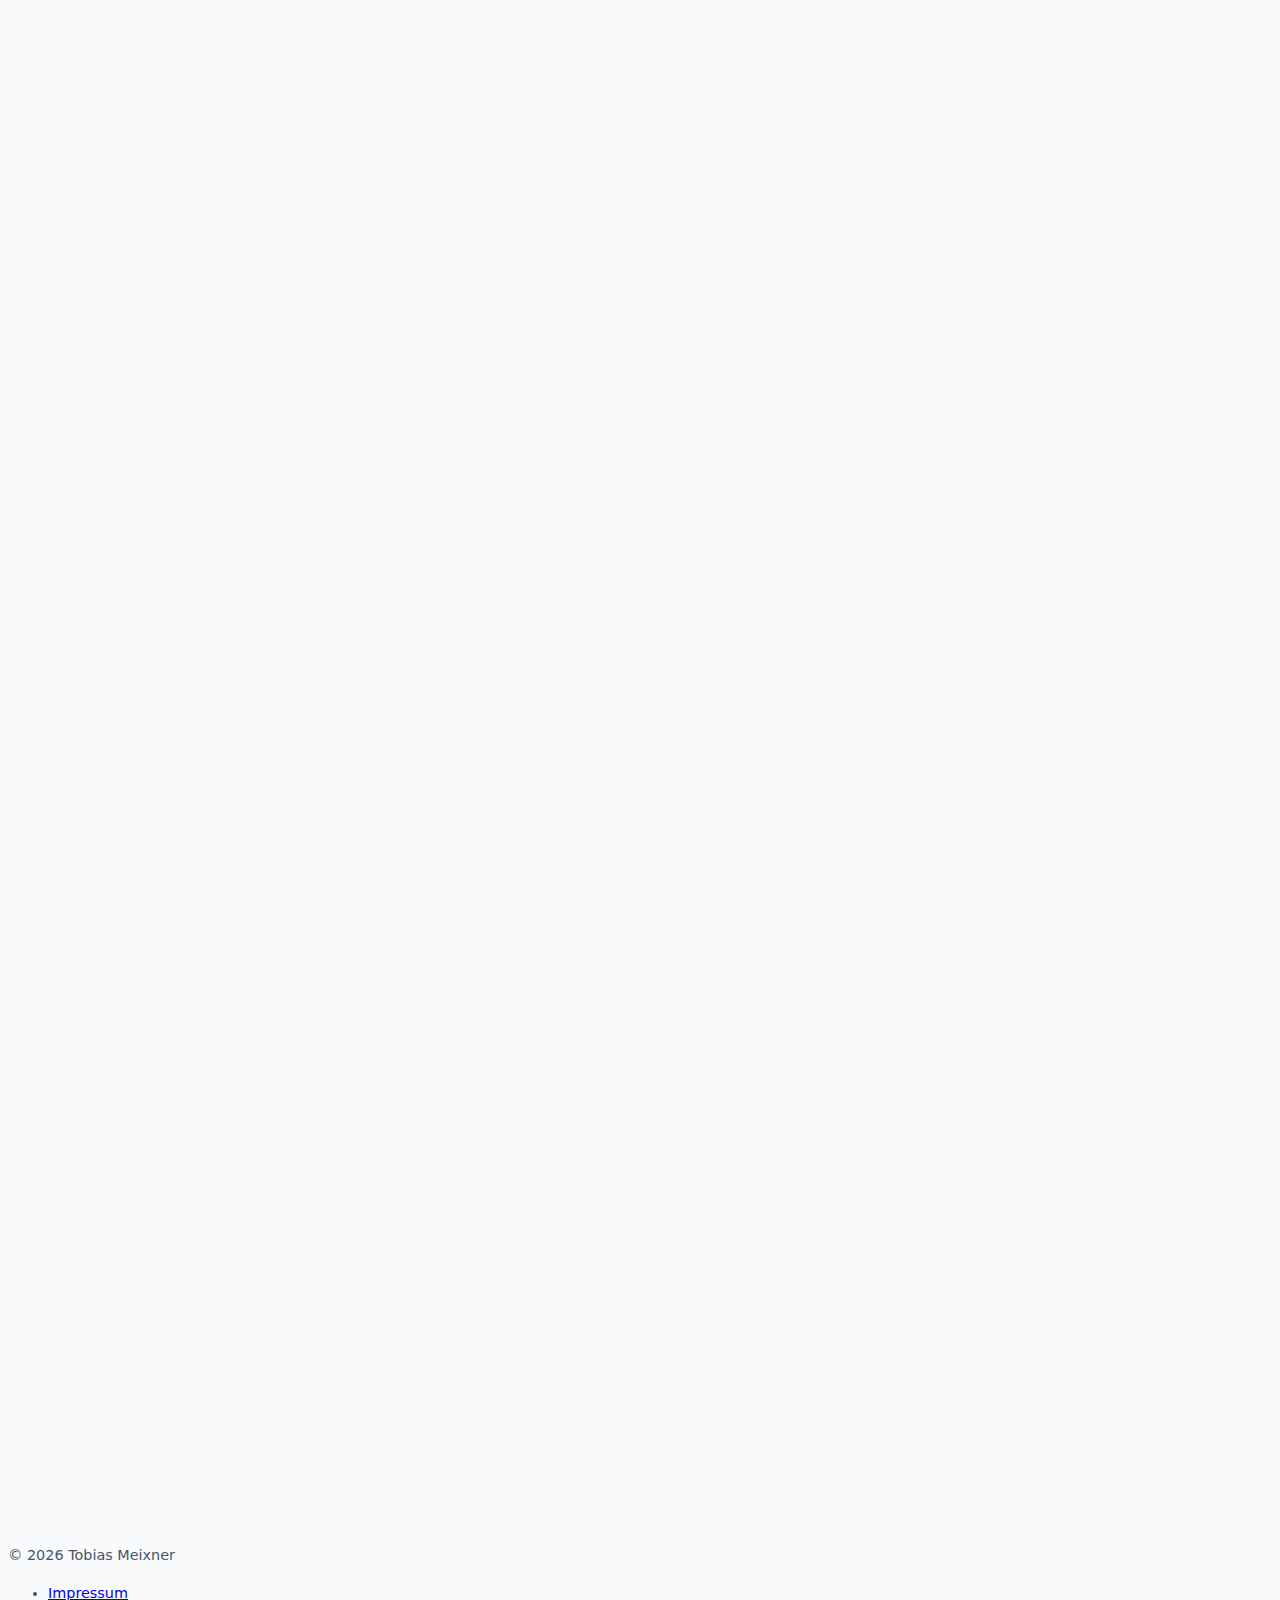
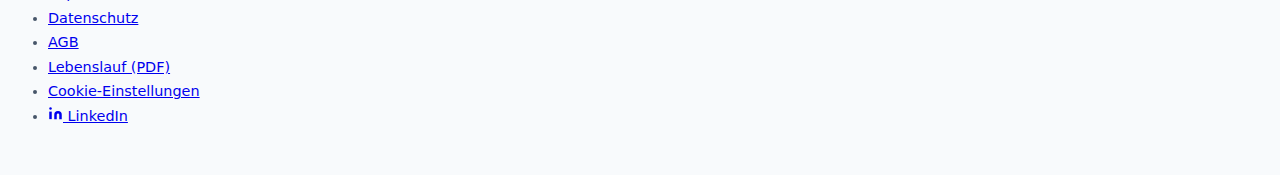
<file: leistungen/index.html>
<!DOCTYPE html>
<html lang="de">
<head>
<!-- 1. Consent Mode v2 Defaults -->
<script>
  window.dataLayer = window.dataLayer || [];
  function gtag(){dataLayer.push(arguments);}
  gtag('consent', 'default', {
    'analytics_storage':     'denied',
    'ad_storage':            'denied',
    'ad_user_data':          'denied',
    'ad_personalization':    'denied',
    'functionality_storage': 'denied',
    'security_storage':      'granted',
    'wait_for_update':       500
  });
</script>
<!-- CookieScript – nur auf Live-Domain laden -->
<script>
  if (window.location.hostname !== 'localhost' && 
      window.location.hostname !== '127.0.0.1') {
    
    var script = document.createElement('script');
    script.type = 'text/javascript';
    script.charset = 'UTF-8';
    script.src = '//cdn.cookie-script.com/s/d261fb8134670358b6795a49b5d04574.js';
    document.head.appendChild(script);
  }
</script>
<!-- Google Tag Manager -->
<script>(function(w,d,s,l,i){w[l]=w[l]||[];w[l].push({'gtm.start':
new Date().getTime(),event:'gtm.js'});var f=d.getElementsByTagName(s)[0],
j=d.createElement(s),dl=l!='dataLayer'?'&l='+l:'';j.async=true;j.src=
'https://www.googletagmanager.com/gtm.js?id='+i+dl;f.parentNode.insertBefore(j,f);
})(window,document,'script','dataLayer','GTM-5QLXDT4T');</script>
<!-- End Google Tag Manager -->

  <meta charset="UTF-8">
  <meta name="viewport" content="width=device-width, initial-scale=1">
  <title>Leistungen – Websites, GTM & GA4 Setup | Tobias Meixner Würzburg</title>
  <meta name="description" content="Freelancer aus Würzburg: Website erstellen ab 349€, GTM & GA4 Setup ab 149€, monatliche Betreuung ab 49€. Direkt, transparent, DSGVO-konform.">

  <!-- Open Graph -->
  <meta property="og:type"        content="website">
  <meta property="og:url"         content="https://meixner-tobias.com/leistungen/">
  <meta property="og:title"       content="Leistungen & Preise – Websites, GTM & GA4 | Tobias Meixner">
  <meta property="og:description" content="Website ab 350 €, GTM & GA4 Setup ab 150 €, Sorglos-Betreuung ab 49 €/Monat. Freelancer aus Würzburg – direkt, transparent, ohne Agentur-Overhead.">
  <meta property="og:image"       content="https://meixner-tobias.com/assets/img/og-image.jpg">
  <meta property="og:image:width" content="1200">
  <meta property="og:image:height" content="630">
  <meta property="og:image:alt"   content="Tobias Meixner – Leistungen & Preise">
  <meta property="og:locale"      content="de_DE">
  <meta property="og:site_name"   content="Tobias Meixner">
  <!-- Twitter Card -->
  <meta name="twitter:card"        content="summary_large_image">
  <meta name="twitter:site"        content="@MeixnerTobias04">
  <meta name="twitter:title"       content="Leistungen & Preise – Websites, GTM & GA4 | Tobias Meixner">
  <meta name="twitter:description" content="Website ab 350 €, GTM & GA4 ab 150 €, Betreuung ab 49 €/Monat. Freelancer aus Würzburg.">
  <meta name="twitter:image"       content="https://meixner-tobias.com/assets/img/og-image.jpg">
  <meta name="twitter:image:alt"   content="Tobias Meixner – Leistungen & Preise">

  <!-- Canonical -->
  <link rel="canonical" href="https://meixner-tobias.com/leistungen/">

  <link rel="preconnect" href="https://fonts.googleapis.com">
  <link rel="preconnect" href="https://fonts.gstatic.com" crossorigin>
  <link rel="preload" as="style" href="https://fonts.googleapis.com/css2?family=Manrope:wght@700;800&family=DM+Sans:wght@400;500&display=swap">
  <link href="https://fonts.googleapis.com/css2?family=Manrope:wght@400;500;600;700;800&family=DM+Sans:ital,opsz,wght@0,9..40,300;0,9..40,400;0,9..40,500;0,9..40,600;1,9..40,300&display=swap" rel="stylesheet">

  <link rel="stylesheet" href="/css/style-v1.css">

  <link rel="icon" type="image/png" sizes="96x96" href="/assets/favicon/favicon-96x96.png">
  <link rel="icon" type="image/svg+xml" href="/assets/favicon/favicon.svg">
  <link rel="shortcut icon" href="/assets/favicon/favicon.ico">
  <link rel="apple-touch-icon" sizes="180x180" href="/assets/favicon/apple-touch-icon.png">
  <link rel="manifest" href="/assets/favicon/site.webmanifest">

  <style>
    /* PAGE HERO */
    .page-hero { padding-bottom: 0; }
    .page-hero-inner { padding-block: clamp(48px, 7vw, 80px) 0; gap: 0; }
    .page-hero-desc  { margin-bottom: 32px; max-width: 560px; }
    .hero-wave { width: 100%; overflow: hidden; line-height: 0; margin-top: 40px; }
    .hero-wave svg { display: block; width: 100%; }

    /* ── LEISTUNGEN KARTEN (3 Hauptleistungen) ── */
    .svc-main { padding-block: clamp(52px, 7vw, 80px); background: var(--navy); }
    .svc-main .sec-label { color: rgba(199,203,253,.85); }
    .svc-main .sec-title { color: #fff; }
    .svc-main .sec-desc  { color: rgba(255,255,255,.58); }

    .svc-main-grid {
      display: grid; grid-template-columns: repeat(3, 1fr);
      gap: 20px; align-items: start;
      margin-top: clamp(32px, 4vw, 48px);
    }

    /* Karte */
    .svc-main-card {
      background: rgba(255,255,255,.05);
      border: 1px solid rgba(255,255,255,.1);
      border-radius: var(--r-lg);
      padding: clamp(24px, 3vw, 36px) clamp(20px, 2.5vw, 28px);
      display: flex; flex-direction: column;
      transition: transform .3s, box-shadow .3s, border-color .3s, background .3s;
      position: relative;
    }
    .svc-main-card:hover {
      transform: translateY(-5px);
      border-color: rgba(199,203,253,.4);
      background: rgba(255,255,255,.08);
    }
    .svc-main-card.featured {
      background: var(--indigo); border-color: transparent;
      transform: translateY(-6px);
      box-shadow: 0 20px 60px rgba(91,108,248,.5);
    }
    .svc-main-card.featured:hover {
      transform: translateY(-10px);
      box-shadow: 0 24px 70px rgba(91,108,248,.55);
      background: #4e5fe8;
    }

    /* Badge */
    .svc-badge {
      display: inline-flex; align-items: center; gap: 5px;
      background: rgba(255,255,255,.2); color: #fff;
      font-size: .69rem; font-weight: 700; letter-spacing: .07em; text-transform: uppercase;
      padding: 4px 10px; border-radius: 99px; width: fit-content; margin-bottom: 18px;
    }
    .svc-badge-placeholder { height: 26px; margin-bottom: 18px; }

    /* Icon */
    .svc-main-icon {
      width: 48px; height: 48px; border-radius: 13px;
      background: rgba(255,255,255,.1);
      display: grid; place-items: center;
      margin-bottom: 18px; flex-shrink: 0;
      color: #fff;
    }
    .svc-main-card.featured .svc-main-icon { background: rgba(255,255,255,.2); }

    /* Preis */
    .svc-price {
      font-family: var(--fd); font-size: clamp(1.6rem, 3vw, 2rem);
      font-weight: 800; color: #fff; line-height: 1; margin-bottom: 4px;
    }
    .svc-price-sub {
      font-size: .78rem; color: rgba(255,255,255,.45); margin-bottom: 18px;
    }

    /* Name & Tagline */
    .svc-main-name {
      font-family: var(--fd); font-size: 1.15rem; font-weight: 800;
      color: #fff; margin-bottom: 6px; letter-spacing: -.01em;
    }
    .svc-main-tagline {
      font-size: .85rem; color: rgba(255,255,255,.55);
      margin-bottom: 20px; line-height: 1.55;
    }
    .svc-main-card.featured .svc-main-tagline { color: rgba(255,255,255,.8); }

    /* Divider */
    .svc-divider { height: 1px; background: rgba(255,255,255,.1); margin-bottom: 18px; }
    .svc-main-card.featured .svc-divider { background: rgba(255,255,255,.25); }

    /* Feature list */
    .svc-feat-list { list-style: none; display: flex; flex-direction: column; gap: 9px; margin-bottom: 24px; flex: 1; }
    .svc-feat-list li { display: flex; align-items: flex-start; gap: 10px; font-size: .875rem; color: rgba(255,255,255,.7); line-height: 1.45; }
    .svc-main-card.featured .svc-feat-list li { color: rgba(255,255,255,.92); }

    .svc-chk {
      width: 18px; height: 18px; border-radius: 50%;
      background: rgba(255,255,255,.15); flex-shrink: 0; margin-top: 1px;
      display: grid; place-items: center;
    }
    .svc-main-card.featured .svc-chk { background: rgba(255,255,255,.3); }
    .svc-chk svg { color: #fff; }

    /* Add-on Box */
    .addon-box {
      background: rgba(0,0,0,.2);
      border: 1px solid rgba(255,255,255,.12);
      border-radius: 10px;
      padding: 12px 14px;
      margin-bottom: 20px;
      font-size: .8rem;
      color: rgba(255,255,255,.55);
      line-height: 1.55;
    }
    .svc-main-card.featured .addon-box {
      background: rgba(0,0,0,.25);
      border-color: rgba(255,255,255,.2);
      color: rgba(255,255,255,.7);
    }
    .addon-box strong {
      display: block;
      color: rgba(255,255,255,.85);
      font-size: .82rem;
      margin-bottom: 4px;
    }
    .addon-price {
      display: inline-block;
      background: rgba(255,255,255,.12);
      border-radius: 99px;
      padding: 2px 8px;
      font-size: .72rem;
      font-weight: 700;
      color: #fff;
      margin-top: 5px;
    }

    /* "In jeder Leistung dabei" */
    .svc-includes {
      background: rgba(255,255,255,.05);
      border: 1px solid rgba(255,255,255,.1);
      border-radius: var(--r);
      padding: clamp(24px, 3vw, 32px) clamp(20px, 2.5vw, 28px);
      margin-top: clamp(28px, 4vw, 40px);
    }
    .svc-includes-title {
      font-family: var(--fd); font-size: .875rem; font-weight: 700;
      color: rgba(255,255,255,.55); text-transform: uppercase; letter-spacing: .1em;
      margin-bottom: 18px; text-align: center;
    }
    .includes-grid { display: grid; grid-template-columns: repeat(auto-fit, minmax(200px, 1fr)); gap: 12px 24px; }
    .inc-item { display: flex; align-items: center; gap: 9px; font-size: .85rem; color: rgba(255,255,255,.65); }
    .inc-item svg { color: var(--indigo-mid); flex-shrink: 0; }

    /* ── EINZELLEISTUNGEN ── */
    .svc-section { padding-block: clamp(56px, 8vw, 96px); }

    .svc-block {
      display: grid; grid-template-columns: 300px 1fr;
      gap: clamp(32px, 5vw, 64px); align-items: start;
      padding-block: clamp(40px, 5vw, 60px);
      border-bottom: 1px solid var(--border);
    }
    .svc-block:first-child { padding-top: 0; }
    .svc-block:last-child  { border-bottom: none; padding-bottom: 0; }

    .svc-block-icon {
      width: 52px; height: 52px; border-radius: 15px;
      background: var(--indigo-soft); display: grid; place-items: center;
      margin-bottom: 14px; color: var(--indigo);
    }
    .svc-block-title { font-family: var(--fd); font-size: clamp(1.1rem, 2vw, 1.35rem); font-weight: 800; color: var(--navy); letter-spacing: -.015em; margin-bottom: 8px; }
    .svc-block-desc  { font-size: .9rem; color: var(--muted); line-height: 1.7; }

    .svc-detail-grid { display: grid; grid-template-columns: 1fr 1fr; gap: 14px; }
    .svc-detail-card { background: var(--bg-card); border: 1px solid var(--border); border-radius: var(--r); padding: 18px 16px; transition: border-color .25s, box-shadow .25s; }
    .svc-detail-card:hover { border-color: var(--indigo-mid); box-shadow: var(--sh-md); }
    .svc-detail-title { font-family: var(--fd); font-size: .875rem; font-weight: 700; color: var(--navy); margin-bottom: 6px; }
    .svc-detail-text  { font-size: .82rem; color: var(--muted); line-height: 1.6; }
    .svc-detail-card .svc-tags { margin-top: 12px; }

    /* ── PROCESS ── */
    .process-section { background: var(--navy); padding-block: clamp(52px, 7vw, 80px); }
    .process-section .sec-label { color: rgba(199,203,253,.85); }
    .process-section .sec-title { color: #fff; }
    .process-section .sec-desc  { color: rgba(255,255,255,.58); }

    .process-grid { display: grid; grid-template-columns: repeat(4, 1fr); gap: 0; margin-top: clamp(32px, 4vw, 48px); position: relative; }
    .process-grid::before { content: ''; position: absolute; top: 26px; left: calc(12.5% + 20px); right: calc(12.5% + 20px); height: 1px; background: rgba(255,255,255,.12); pointer-events: none; }
    .process-step { display: flex; flex-direction: column; align-items: center; text-align: center; padding: 0 16px; }
    .step-num { width: 52px; height: 52px; border-radius: 50%; background: rgba(255,255,255,.08); border: 1px solid rgba(255,255,255,.15); display: flex; align-items: center; justify-content: center; font-family: var(--fd); font-size: 1rem; font-weight: 800; color: var(--indigo-mid); margin-bottom: 16px; position: relative; z-index: 1; flex-shrink: 0; }
    .step-num.active { background: var(--indigo); border-color: var(--indigo); color: #fff; }
    .step-title { font-family: var(--fd); font-size: .95rem; font-weight: 700; color: #fff; margin-bottom: 8px; }
    .step-desc  { font-size: .82rem; color: rgba(255,255,255,.5); line-height: 1.6; }

    /* ── FAQ ── */
    .faq-section { padding-block: clamp(56px, 8vw, 96px); }
    .faq-grid { display: grid; grid-template-columns: 1fr 1fr; gap: clamp(28px, 4vw, 48px); align-items: start; }
    .faq-list { display: flex; flex-direction: column; gap: 12px; }
    .faq-item { background: var(--bg-card); border: 1px solid var(--border); border-radius: var(--r); overflow: hidden; transition: border-color .2s; }
    .faq-item.open { border-color: var(--indigo-mid); }
    .faq-q { width: 100%; display: flex; align-items: center; justify-content: space-between; gap: 16px; padding: 16px 18px; background: none; border: none; cursor: pointer; font-family: var(--fd); font-size: .9rem; font-weight: 700; color: var(--navy); text-align: left; }
    .faq-q svg { flex-shrink: 0; color: var(--indigo); transition: transform .25s; }
    .faq-item.open .faq-q svg { transform: rotate(180deg); }
    .faq-a { max-height: 0; overflow: hidden; transition: max-height .35s ease, padding .35s; padding: 0 18px; }
    .faq-a-inner { font-size: .875rem; color: var(--muted); line-height: 1.7; padding-bottom: 16px; }
    .faq-item.open .faq-a { max-height: 300px; }
    .faq-info-card { background: var(--navy); border-radius: var(--r-lg); padding: clamp(28px, 4vw, 40px); position: sticky; top: calc(var(--nav-h) + 24px); }
    .faq-info-title { font-family: var(--fd); font-size: 1.15rem; font-weight: 700; color: #fff; margin-bottom: 14px; }
    .faq-info-p { font-size: .88rem; color: rgba(255,255,255,.6); line-height: 1.7; margin-bottom: 24px; }
    .faq-info-list { list-style: none; display: flex; flex-direction: column; gap: 10px; margin-bottom: 28px; }
    .faq-info-list li { display: flex; align-items: center; gap: 10px; font-size: .84rem; color: rgba(255,255,255,.7); }
    .fii { width: 20px; height: 20px; border-radius: 50%; background: var(--indigo); flex-shrink: 0; display: grid; place-items: center; }
    .fii svg { color: #fff; }

    /* RESPONSIVE */
    @media (max-width: 1024px) {
      .svc-main-grid { grid-template-columns: repeat(3, 1fr); gap: 16px; }
      .svc-main-card.featured { transform: translateY(-3px); }
      .svc-block { grid-template-columns: 240px 1fr; gap: 36px; }
    }
    @media (max-width: 768px) {
      .svc-main-grid { grid-template-columns: 1fr; gap: 16px; }
      .svc-main-card.featured { transform: none; box-shadow: 0 8px 32px rgba(91,108,248,.4); }
      .svc-block { grid-template-columns: 1fr; gap: 22px; }
      .svc-detail-grid { grid-template-columns: 1fr 1fr; }
      .process-grid { grid-template-columns: 1fr 1fr; gap: 28px; }
      .process-grid::before { display: none; }
      .faq-grid { grid-template-columns: 1fr; }
      .faq-info-card { position: static; }
    }
    @media (max-width: 560px) {
      .svc-detail-grid { grid-template-columns: 1fr; }
      .includes-grid   { grid-template-columns: 1fr 1fr; }
      .process-grid    { grid-template-columns: 1fr 1fr; }
    }
    @media (max-width: 390px) {
      .process-grid  { grid-template-columns: 1fr 1fr; gap: 20px; }
      .includes-grid { grid-template-columns: 1fr; }
    }
  </style>

<!-- Schema.org JSON-LD -->
<script type="application/ld+json">
{
  "@context": "https://schema.org",
  "@graph": [
    {
      "@type": "BreadcrumbList",
      "itemListElement": [
        { "@type": "ListItem", "position": 1, "name": "Startseite", "item": "https://meixner-tobias.com/" },
        { "@type": "ListItem", "position": 2, "name": "Leistungen", "item": "https://meixner-tobias.com/leistungen/" }
      ]
    },
    {
      "@type": "Service",
      "@id": "https://meixner-tobias.com/leistungen/#service",
      "name": "Freelancer-Leistungen – Web & Tracking",
      "url": "https://meixner-tobias.com/leistungen/",
      "image": "https://meixner-tobias.com/assets/img/Profilbild2.jpg",
      "description": "Website erstellen, GTM & GA4 Setup, DSGVO-konformes Tracking und monatliche technische Betreuung für kleine Unternehmen in Würzburg.",
      "founder": { "@type": "Person", "@id": "https://meixner-tobias.com/#person", "name": "Tobias Meixner" },
      "areaServed": { "@type": "City", "name": "Würzburg" },
      "hasOfferCatalog": {
        "@type": "OfferCatalog",
        "name": "Leistungen",
        "itemListElement": [
          { "@type": "Offer", "name": "GTM & GA4 Setup", "description": "Google Tag Manager und GA4 einrichten, Conversion-Events tracken, Consent Mode v2 und DSGVO-konforme CMP-Integration. Ab 149€ einmalig.", "priceSpecification": { "@type": "PriceSpecification", "price": "149", "priceCurrency": "EUR" } },
          { "@type": "Offer", "name": "Website erstellen", "description": "Moderne Website mit SSL, Impressum, Datenschutz, Kontaktformular, SEO-Grundstruktur, Schema.org, Sitemap und Hosting-Setup. Ab 349€ einmalig.", "priceSpecification": { "@type": "PriceSpecification", "price": "349", "priceCurrency": "EUR" } },
          { "@type": "Offer", "name": "Sorglos-Betreuung", "description": "Monatliche technische Betreuung: Hosting, SSL, Anpassungen, Ansprechpartner. Ab 49€ monatlich." }
        ]
      }
    },
    {
      "@type": "FAQPage",
      "@id": "https://meixner-tobias.com/leistungen/#faq",
      "mainEntity": [
        { "@type": "Question", "name": "Was ist im GTM & GA4 Setup enthalten?", "acceptedAnswer": { "@type": "Answer", "text": "GTM Container aufsetzen, GA4 Property konfigurieren, die wichtigsten Conversion-Events einrichten (Formular, Klicks, Scroll), Consent Mode v2 nach Google-Standard und eine datenschutzkonforme CMP-Integration. Übergabe mit Erklärung was getrackt wird und warum." } },
        { "@type": "Question", "name": "Was kostet eine Website?", "acceptedAnswer": { "@type": "Answer", "text": "Eine einfache Website für Solopreneure oder Vereine startet ab 349€ einmalig. Darin enthalten: Design, Hosting-Setup, SSL, Kontaktformular, Impressum und Datenschutz, SEO-Grundstruktur und Sitemap. Der genaue Preis hängt vom Umfang ab – nach einem kurzen Gespräch bekommst du ein konkretes Angebot." } },
        { "@type": "Question", "name": "Was ist die Sorglos-Betreuung?", "acceptedAnswer": { "@type": "Answer", "text": "Monatlich kümmere ich mich um deine Website: Hosting läuft, SSL-Zertifikat ist aktiv, kleine Anpassungen werden zeitnah umgesetzt. Du hast immer einen direkten Ansprechpartner – kein Ticket-System, kein Overhead. Ab 49€ pro Monat." } },
        { "@type": "Question", "name": "Kann man Website und Tracking kombinieren?", "acceptedAnswer": { "@type": "Answer", "text": "Ja – und das macht Sinn. Wer eine neue Website bekommt, sollte von Anfang an wissen was darauf passiert. Als Add-on zur Website richte ich GTM und GA4 direkt mit ein. Das spart Zeit und du startest mit sauberer Datenbasis." } },
        { "@type": "Question", "name": "Wie schnell kann es losgehen?", "acceptedAnswer": { "@type": "Answer", "text": "Nach dem ersten Gespräch und klarem Auftrag in der Regel innerhalb weniger Tage. Ich studiere parallel, daher ist die Kapazität begrenzt – aber ich kommuniziere realistische Zeitrahmen von Anfang an." } }
      ]
    }
  ]
}
</script>

</head>

<body>

<!-- Skip Navigation Link -->
<a href="#main-content" class="skip-link">Zum Inhalt springen</a>

<!-- Google Tag Manager (noscript) -->
<noscript><iframe src="https://www.googletagmanager.com/ns.html?id=GTM-5QLXDT4T"
height="0" width="0" style="display:none;visibility:hidden"></iframe></noscript>

<!-- NAVBAR -->
<nav class="nav" id="nav">
  <div class="nav-inner">
    <a href="/" aria-label="Tobias Meixner – Startseite" style="display:flex; align-items:center; padding-top:6px;">
      <svg class="nav-logo" xmlns="http://www.w3.org/2000/svg" viewBox="0 0 940 230" role="img" aria-labelledby="logo-t">
        <title id="logo-t">Tobias Meixner</title>
        <g transform="translate(8 6)">
          <circle class="logo-dot" cx="50" cy="108" r="18"/>
          <line class="logo-stroke" x1="68" y1="62" x2="98" y2="118"/>
          <line class="logo-stroke" x1="136" y1="62" x2="166" y2="118"/>
          <text class="logo-t" x="208" y="136">eixner</text>
        </g>
      </svg>
    </a>
    <ul class="nav-links">
      <li><a href="/">Home</a></li>
      <li><a href="/ueber-mich/">Über mich</a></li>
      <li><a href="/leistungen/" class="active">Leistungen</a></li>
      <li><a href="/projekte/">Projekte</a></li>
      <li><a href="/kontakt/" class="nav-cta">Kontakt aufnehmen</a></li>
    </ul>
    <button class="theme-toggle" id="themeToggle" aria-label="Dark Mode umschalten">
      <svg class="icon-sun" aria-hidden="true" width="18" height="18" viewBox="0 0 24 24" fill="none" stroke="currentColor" stroke-width="2" stroke-linecap="round" stroke-linejoin="round"><circle cx="12" cy="12" r="4"/><path d="M12 2v2M12 20v2M4.93 4.93l1.41 1.41M17.66 17.66l1.41 1.41M2 12h2M20 12h2M6.34 17.66l-1.41 1.41M19.07 4.93l-1.41 1.41"/></svg>
      <svg class="icon-moon" aria-hidden="true" width="18" height="18" viewBox="0 0 24 24" fill="none" stroke="currentColor" stroke-width="2" stroke-linecap="round" stroke-linejoin="round"><path d="M12 3a6 6 0 0 0 9 9 9 9 0 1 1-9-9z"/></svg>
    </button>
    <button class="burger" id="burger" aria-label="Navigation öffnen" aria-expanded="false">
      <span></span><span></span><span></span>
    </button>
  </div>
</nav>

<nav class="drawer" id="drawer" aria-label="Mobile Navigation">
  <ul>
    <li><a href="/">Home <svg width="13" height="13" viewBox="0 0 24 24" fill="none" stroke="currentColor" stroke-width="2.5"><path d="M5 12h14M12 5l7 7-7 7"/></svg></a></li>
    <li><a href="/ueber-mich/">Über mich <svg width="13" height="13" viewBox="0 0 24 24" fill="none" stroke="currentColor" stroke-width="2.5"><path d="M5 12h14M12 5l7 7-7 7"/></svg></a></li>
    <li><a href="/leistungen/" class="active">Leistungen <svg width="13" height="13" viewBox="0 0 24 24" fill="none" stroke="currentColor" stroke-width="2.5"><path d="M5 12h14M12 5l7 7-7 7"/></svg></a></li>
    <li><a href="/projekte/">Projekte <svg width="13" height="13" viewBox="0 0 24 24" fill="none" stroke="currentColor" stroke-width="2.5"><path d="M5 12h14M12 5l7 7-7 7"/></svg></a></li>
    <li><a href="/kontakt/">Kontakt aufnehmen <svg width="13" height="13" viewBox="0 0 24 24" fill="none" stroke="currentColor" stroke-width="2.5"><path d="M5 12h14M12 5l7 7-7 7"/></svg></a></li>
    <li style="padding-top:16px; border-top:1px solid var(--border); display:flex; justify-content:center;">
      <button class="theme-toggle" id="themeToggleMobile" aria-label="Dark Mode umschalten">
        <svg class="icon-sun" aria-hidden="true" width="16" height="16" viewBox="0 0 24 24" fill="none" stroke="currentColor" stroke-width="2"><circle cx="12" cy="12" r="4"/><path d="M12 2v2M12 20v2M4.93 4.93l1.41 1.41M17.66 17.66l1.41 1.41M2 12h2M20 12h2M6.34 17.66l-1.41 1.41M19.07 4.93l-1.41 1.41"/></svg>
        <svg class="icon-moon" aria-hidden="true" width="16" height="16" viewBox="0 0 24 24" fill="none" stroke="currentColor" stroke-width="2"><path d="M12 3a6 6 0 0 0 9 9 9 9 0 1 1-9-9z"/></svg>
        <span class="theme-label">Dark Mode</span>
      </button>
    </li> 
  </ul>
</nav>


<!-- PAGE HERO -->
<section class="page-hero" id="main-content" aria-labelledby="hero-heading">
  <div class="container">
    <div class="page-hero-inner">
      <div class="page-hero-badge">
        <svg aria-hidden="true" width="12" height="12" viewBox="0 0 24 24" fill="none" stroke="currentColor" stroke-width="2.5"><path d="M12 2l3.09 6.26L22 9.27l-5 4.87 1.18 6.88L12 17.77l-6.18 3.25L7 14.14 2 9.27l6.91-1.01L12 2z"/></svg>
        Leistungen &amp; Preise
      </div>
      <h1 class="page-hero-title" id="hero-heading">
        Was ich umsetze –<br><em>und was es kostet.</em>
      </h1>
      <p class="page-hero-desc">
        Drei klare Leistungen für kleine Unternehmen, Selbstständige und Vereine.
        Kein Agentur-Overhead, kein Kleingedrucktes.
        Direkt mit mir.
      </p>
      <a href="/kontakt/" class="btn btn-primary">
        Unverbindlich anfragen
        <svg aria-hidden="true" width="15" height="15" viewBox="0 0 24 24" fill="none" stroke="currentColor" stroke-width="2.5"><path d="M5 12h14M12 5l7 7-7 7"/></svg>
      </a>
    </div>
  </div>
  <div class="hero-wave">
    <svg viewBox="0 0 1440 40" preserveAspectRatio="none" fill="none" xmlns="http://www.w3.org/2000/svg">
      <path d="M0 0 Q360 40 720 20 Q1080 0 1440 30 L1440 40 L0 40Z" fill="#0D1B2A"/>
    </svg>
  </div>
</section>


<!-- HAUPTLEISTUNGEN -->
<section class="svc-main reveal" aria-labelledby="main-services-heading">
  <div class="container">

    <div class="sec-head text-center">
      <span class="sec-label">Leistungen</span>
      <h2 class="sec-title" id="main-services-heading">Drei Leistungen. Klare Preise.</h2>
      <p class="sec-desc">
        Keine versteckten Kosten, keine Überraschungen.
        Du weißt vorher was du bekommst und was es kostet.
      </p>
    </div>

    <div class="svc-main-grid">

      <!-- LEISTUNG 1: GTM & GA4 Setup -->
      <div class="svc-main-card reveal" data-d="1">
        <div class="svc-badge-placeholder"></div>
        <div class="svc-main-icon" aria-hidden="true">
          <svg xmlns="http://www.w3.org/2000/svg" width="22" height="22" viewBox="0 0 24 24" fill="none" stroke="currentColor" stroke-width="2" stroke-linecap="round" stroke-linejoin="round"><path d="M3 3v16a2 2 0 0 0 2 2h16"/><path d="M7 16h8"/><path d="M7 11h12"/><path d="M7 6h3"/></svg>
        </div>
        <div class="svc-price">ab 149 €</div>
        <div class="svc-price-sub">einmalig · kein Abo</div>
        <div class="svc-main-name">GTM &amp; GA4 Setup</div>
        <p class="svc-main-tagline">Du willst wissen was auf deiner Website passiert – ohne Datenschutzprobleme und ohne technisches Chaos.</p>
        <div class="svc-divider"></div>
        <ul class="svc-feat-list">
          <li><span class="svc-chk" aria-hidden="true"><svg width="9" height="9" viewBox="0 0 24 24" fill="none" stroke="currentColor" stroke-width="3.5"><polyline points="20 6 9 17 4 12"/></svg></span>Google Tag Manager sauber eingerichtet</li>
          <li><span class="svc-chk" aria-hidden="true"><svg width="9" height="9" viewBox="0 0 24 24" fill="none" stroke="currentColor" stroke-width="3.5"><polyline points="20 6 9 17 4 12"/></svg></span>GA4 Property konfiguriert</li>
          <li><span class="svc-chk" aria-hidden="true"><svg width="9" height="9" viewBox="0 0 24 24" fill="none" stroke="currentColor" stroke-width="3.5"><polyline points="20 6 9 17 4 12"/></svg></span>Wichtigste Conversion-Events eingerichtet</li>
          <li><span class="svc-chk" aria-hidden="true"><svg width="9" height="9" viewBox="0 0 24 24" fill="none" stroke="currentColor" stroke-width="3.5"><polyline points="20 6 9 17 4 12"/></svg></span>Consent Mode v2 – DSGVO-konform</li>
          <li><span class="svc-chk" aria-hidden="true"><svg width="9" height="9" viewBox="0 0 24 24" fill="none" stroke="currentColor" stroke-width="3.5"><polyline points="20 6 9 17 4 12"/></svg></span>CMP-Integration (Cookie-Banner)</li>
          <li><span class="svc-chk" aria-hidden="true"><svg width="9" height="9" viewBox="0 0 24 24" fill="none" stroke="currentColor" stroke-width="3.5"><polyline points="20 6 9 17 4 12"/></svg></span>Übergabe mit Erklärung</li>
        </ul>
        <div class="addon-box">
          <strong>+ Google Ads &amp; Meta Pixel</strong>
          Conversion-Tracking für Werbekampagnen inkl. Enhanced Conversions auf Anfrage.
          <span class="addon-price">auf Anfrage</span>
        </div>
        <a href="/kontakt/" class="btn btn-outline-indigo btn-full">Jetzt anfragen</a>
      </div>

      <!-- LEISTUNG 2: Website (FEATURED) -->
      <div class="svc-main-card featured reveal" data-d="2">
        <div class="svc-badge">
          <svg aria-hidden="true" width="10" height="10" viewBox="0 0 24 24" fill="currentColor"><path d="M12 2l3.09 6.26L22 9.27l-5 4.87 1.18 6.88L12 17.77l-6.18 3.25L7 14.14 2 9.27l6.91-1.01L12 2z"/></svg>
          Meist gebucht
        </div>
        <div class="svc-main-icon" aria-hidden="true">
          <svg xmlns="http://www.w3.org/2000/svg" width="22" height="22" viewBox="0 0 24 24" fill="none" stroke="currentColor" stroke-width="2" stroke-linecap="round" stroke-linejoin="round"><circle cx="12" cy="12" r="10"/><path d="M12 2a14.5 14.5 0 0 0 0 20 14.5 14.5 0 0 0 0-20"/><path d="M2 12h20"/></svg>
        </div>
        <div class="svc-price">ab 349 €</div>
        <div class="svc-price-sub">einmalig · kein Abo</div>
        <div class="svc-main-name">Website erstellen</div>
        <p class="svc-main-tagline">Du brauchst eine professionelle Website – schnell, sicher, rechtlich sauber und ohne Technik-Kopfschmerzen.</p>
        <div class="svc-divider"></div>
        <ul class="svc-feat-list">
          <li><span class="svc-chk" aria-hidden="true"><svg width="9" height="9" viewBox="0 0 24 24" fill="none" stroke="currentColor" stroke-width="3.5"><polyline points="20 6 9 17 4 12"/></svg></span>Modernes Design, mobil optimiert</li>
          <li><span class="svc-chk" aria-hidden="true"><svg width="9" height="9" viewBox="0 0 24 24" fill="none" stroke="currentColor" stroke-width="3.5"><polyline points="20 6 9 17 4 12"/></svg></span>SSL-Zertifikat (HTTPS) inklusive</li>
          <li><span class="svc-chk" aria-hidden="true"><svg width="9" height="9" viewBox="0 0 24 24" fill="none" stroke="currentColor" stroke-width="3.5"><polyline points="20 6 9 17 4 12"/></svg></span>Hosting &amp; Domain-Einrichtung</li>
          <li><span class="svc-chk" aria-hidden="true"><svg width="9" height="9" viewBox="0 0 24 24" fill="none" stroke="currentColor" stroke-width="3.5"><polyline points="20 6 9 17 4 12"/></svg></span>Kontaktformular, Impressum &amp; Datenschutz</li>
          <li><span class="svc-chk" aria-hidden="true"><svg width="9" height="9" viewBox="0 0 24 24" fill="none" stroke="currentColor" stroke-width="3.5"><polyline points="20 6 9 17 4 12"/></svg></span>SEO-Grundstruktur, Schema.org, Sitemap</li>
          <li><span class="svc-chk" aria-hidden="true"><svg width="9" height="9" viewBox="0 0 24 24" fill="none" stroke="currentColor" stroke-width="3.5"><polyline points="20 6 9 17 4 12"/></svg></span>Übergabe mit vollständiger Erklärung</li>
        </ul>
        <div class="addon-box">
          <strong>+ Tracking direkt mit dazu – ab 99 € Aufpreis</strong>
          GTM &amp; GA4 sofort einrichten wenn die Website live geht. Du startest von Tag 1 mit sauberen Daten.
          <span class="addon-price">+ ab 99 €</span>
        </div>
        <a href="/kontakt/" class="btn btn-white btn-full">Jetzt anfragen</a>
      </div>

      <!-- LEISTUNG 3: Sorglos-Betreuung -->
      <div class="svc-main-card reveal" data-d="3">
        <div class="svc-badge-placeholder"></div>
        <div class="svc-main-icon" aria-hidden="true">
          <svg xmlns="http://www.w3.org/2000/svg" width="22" height="22" viewBox="0 0 24 24" fill="none" stroke="currentColor" stroke-width="2" stroke-linecap="round" stroke-linejoin="round"><path d="M12 22s8-4 8-10V5l-8-3-8 3v7c0 6 8 10 8 10z"/></svg>
        </div>
        <div class="svc-price">ab 49 €</div>
        <div class="svc-price-sub">pro Monat · monatlich kündbar</div>
        <div class="svc-main-name">Sorglos-Betreuung</div>
        <p class="svc-main-tagline">Deine Website läuft – und du hast immer jemanden, der sich darum kümmert. Kein Ticket-System, kein Overhead.</p>
        <div class="svc-divider"></div>
        <ul class="svc-feat-list">
          <li><span class="svc-chk" aria-hidden="true"><svg width="9" height="9" viewBox="0 0 24 24" fill="none" stroke="currentColor" stroke-width="3.5"><polyline points="20 6 9 17 4 12"/></svg></span>Hosting &amp; SSL läuft zuverlässig</li>
          <li><span class="svc-chk" aria-hidden="true"><svg width="9" height="9" viewBox="0 0 24 24" fill="none" stroke="currentColor" stroke-width="3.5"><polyline points="20 6 9 17 4 12"/></svg></span>Kleine Anpassungen zeitnah umgesetzt</li>
          <li><span class="svc-chk" aria-hidden="true"><svg width="9" height="9" viewBox="0 0 24 24" fill="none" stroke="currentColor" stroke-width="3.5"><polyline points="20 6 9 17 4 12"/></svg></span>Direkter Ansprechpartner – ich, persönlich</li>
          <li><span class="svc-chk" aria-hidden="true"><svg width="9" height="9" viewBox="0 0 24 24" fill="none" stroke="currentColor" stroke-width="3.5"><polyline points="20 6 9 17 4 12"/></svg></span>Technischer Support bei Problemen</li>
          <li><span class="svc-chk" aria-hidden="true"><svg width="9" height="9" viewBox="0 0 24 24" fill="none" stroke="currentColor" stroke-width="3.5"><polyline points="20 6 9 17 4 12"/></svg></span>Monatlich kündbar – keine Bindung</li>
          <li><span class="svc-chk" aria-hidden="true"><svg width="9" height="9" viewBox="0 0 24 24" fill="none" stroke="currentColor" stroke-width="3.5"><polyline points="20 6 9 17 4 12"/></svg></span>Transparente Abrechnung</li>
        </ul>
        <div class="addon-box">
          <strong>Ideal als Ergänzung zur Website</strong>
          Nach dem Launch einfach weiterbuchen – ich bleibe dran und du musst dich um nichts kümmern.
        </div>
        <a href="/kontakt/" class="btn btn-outline-indigo btn-full">Jetzt anfragen</a>
      </div>

    </div>

    <!-- In jeder Leistung dabei -->
    <div class="svc-includes reveal">
      <div class="svc-includes-title">In jeder Leistung dabei</div>
      <div class="includes-grid">
        <div class="inc-item">
          <svg aria-hidden="true" width="15" height="15" viewBox="0 0 24 24" fill="none" stroke="currentColor" stroke-width="2.5"><polyline points="20 6 9 17 4 12"/></svg>
          Direkter Kontakt – kein Ticketsystem
        </div>
        <div class="inc-item">
          <svg aria-hidden="true" width="15" height="15" viewBox="0 0 24 24" fill="none" stroke="currentColor" stroke-width="2.5"><polyline points="20 6 9 17 4 12"/></svg>
          Transparente Kalkulation vorab
        </div>
        <div class="inc-item">
          <svg aria-hidden="true" width="15" height="15" viewBox="0 0 24 24" fill="none" stroke="currentColor" stroke-width="2.5"><polyline points="20 6 9 17 4 12"/></svg>
          DSGVO-bewusste Umsetzung
        </div>
        <div class="inc-item">
          <svg aria-hidden="true" width="15" height="15" viewBox="0 0 24 24" fill="none" stroke="currentColor" stroke-width="2.5"><polyline points="20 6 9 17 4 12"/></svg>
          Ehrlichkeit über Machbares &amp; Aufwand
        </div>
        <div class="inc-item">
          <svg aria-hidden="true" width="15" height="15" viewBox="0 0 24 24" fill="none" stroke="currentColor" stroke-width="2.5"><polyline points="20 6 9 17 4 12"/></svg>
          Übergabe mit Erklärung
        </div>
        <div class="inc-item">
          <svg aria-hidden="true" width="15" height="15" viewBox="0 0 24 24" fill="none" stroke="currentColor" stroke-width="2.5"><polyline points="20 6 9 17 4 12"/></svg>
          Kein Agentur-Overhead
        </div>
      </div>
    </div>

  </div>
</section>


<!-- EINZELLEISTUNGEN -->
<section class="svc-section" aria-labelledby="services-heading">
  <div class="container">

    <div class="sec-head reveal">
      <span class="sec-label">Was steckt dahinter</span>
      <h2 class="sec-title" id="services-heading">Was ich konkret umsetze</h2>
      <p class="sec-desc">Ein Überblick über alle Leistungsbereiche – damit du genau weißt womit ich helfen kann.</p>
    </div>

    <!-- Block 1: Tracking -->
    <div class="svc-block reveal">
      <div>
        <div class="svc-block-icon" aria-hidden="true">
          <svg xmlns="http://www.w3.org/2000/svg" width="24" height="24" viewBox="0 0 24 24" fill="none" stroke="currentColor" stroke-width="2" stroke-linecap="round" stroke-linejoin="round"><path d="M3 3v16a2 2 0 0 0 2 2h16"/><path d="M7 16h8"/><path d="M7 11h12"/><path d="M7 6h3"/></svg>
        </div>
        <h3 class="svc-block-title">Tracking &amp; Analytics</h3>
        <p class="svc-block-desc">Mein stärkstes Gebiet – mit echter Praxiserfahrung aus der Gumb AG. Saubere Datenbasis für gute Entscheidungen, DSGVO-konform und zuverlässig.</p>
      </div>
      <div class="svc-detail-grid">
        <div class="svc-detail-card">
          <div class="svc-detail-title">Google Tag Manager</div>
          <p class="svc-detail-text">Aufbau, Konfiguration und Pflege des GTM-Containers. Events, Trigger, Variablen – sauber strukturiert und dokumentiert.</p>
          <div class="svc-tags"><span class="svc-tag">GTM Setup</span><span class="svc-tag">Events</span><span class="svc-tag">DataLayer</span></div>
        </div>
        <div class="svc-detail-card">
          <div class="svc-detail-title">Google Analytics 4</div>
          <p class="svc-detail-text">GA4 Property einrichten, Events konfigurieren, Conversions definieren – und verstehen was die Daten sagen.</p>
          <div class="svc-tags"><span class="svc-tag">GA4</span><span class="svc-tag">Conversions</span><span class="svc-tag">Berichte</span></div>
        </div>
        <div class="svc-detail-card">
          <div class="svc-detail-title">Consent Mode v2 &amp; DSGVO</div>
          <p class="svc-detail-text">Datenschutzkonforme Implementierung mit CMP-Integration nach Google-Standard. Tracking das rechtlich sauber ist.</p>
          <div class="svc-tags"><span class="svc-tag">Consent Mode v2</span><span class="svc-tag">DSGVO</span><span class="svc-tag">CMP</span></div>
        </div>
        <div class="svc-detail-card">
          <div class="svc-detail-title">Ads &amp; Meta Tracking</div>
          <p class="svc-detail-text">Google Ads Conversion-Tracking und Meta Pixel inkl. Enhanced Conversions für präzisere Kampagnendaten.</p>
          <div class="svc-tags"><span class="svc-tag">Google Ads</span><span class="svc-tag">Meta Pixel</span><span class="svc-tag">Enhanced Conversions</span></div>
        </div>
      </div>
    </div>

    <!-- Block 2: Websites -->
    <div class="svc-block reveal">
      <div>
        <div class="svc-block-icon" aria-hidden="true">
          <svg xmlns="http://www.w3.org/2000/svg" width="24" height="24" viewBox="0 0 24 24" fill="none" stroke="currentColor" stroke-width="2" stroke-linecap="round" stroke-linejoin="round"><circle cx="12" cy="12" r="10"/><path d="M12 2a14.5 14.5 0 0 0 0 20 14.5 14.5 0 0 0 0-20"/><path d="M2 12h20"/></svg>
        </div>
        <h3 class="svc-block-title">Websites &amp; Technik</h3>
        <p class="svc-block-desc">Aufbau und Betreuung von Websites – vom technischen Setup bis zur laufenden Pflege. Mit allem was dazugehört: SSL, DSGVO, SEO-Grundstruktur.</p>
      </div>
      <div class="svc-detail-grid">
        <div class="svc-detail-card">
          <div class="svc-detail-title">Website-Aufbau</div>
          <p class="svc-detail-text">Neue Website von Grund auf – modern, mobil optimiert, schnell ladend. Mit Kontaktformular, Impressum und Datenschutz.</p>
          <div class="svc-tags"><span class="svc-tag">HTML/CSS/JS</span><span class="svc-tag">WordPress</span><span class="svc-tag">CMS</span></div>
        </div>
        <div class="svc-detail-card">
          <div class="svc-detail-title">SEO &amp; Sichtbarkeit</div>
          <p class="svc-detail-text">Title Tags, Meta Descriptions, Schema.org JSON-LD, Sitemap, robots.txt – die technische Grundlage damit Google dich findet.</p>
          <div class="svc-tags"><span class="svc-tag">SEO</span><span class="svc-tag">Schema.org</span><span class="svc-tag">Sitemap</span></div>
        </div>
        <div class="svc-detail-card">
          <div class="svc-detail-title">Hosting, Domain &amp; SSL</div>
          <p class="svc-detail-text">Domain-Registrierung, Hosting-Setup, SSL-Zertifikat (HTTPS), DNS-Konfiguration – alles damit deine Website sicher und erreichbar ist.</p>
          <div class="svc-tags"><span class="svc-tag">Hosting</span><span class="svc-tag">SSL</span><span class="svc-tag">DNS</span></div>
        </div>
        <div class="svc-detail-card">
          <div class="svc-detail-title">Laufende Pflege</div>
          <p class="svc-detail-text">Updates, Textanpassungen, Fehlerbehebung und technischer Support – damit deine Website immer aktuell und funktionsfähig bleibt.</p>
          <div class="svc-tags"><span class="svc-tag">Wartung</span><span class="svc-tag">Support</span><span class="svc-tag">Updates</span></div>
        </div>
      </div>
    </div>

    <!-- Block 3: E-Commerce -->
    <div class="svc-block reveal">
      <div>
        <div class="svc-block-icon" aria-hidden="true">
          <svg xmlns="http://www.w3.org/2000/svg" width="24" height="24" viewBox="0 0 24 24" fill="none" stroke="currentColor" stroke-width="2" stroke-linecap="round" stroke-linejoin="round"><circle cx="8" cy="21" r="1"/><circle cx="19" cy="21" r="1"/><path d="M2.05 2.05h2l2.66 12.42a2 2 0 0 0 2 1.58h9.78a2 2 0 0 0 1.95-1.57l1.65-7.43H5.12"/></svg>
        </div>
        <h3 class="svc-block-title">E-Commerce &amp; Shops</h3>
        <p class="svc-block-desc">Technische Einrichtung von Online-Shops. Schwerpunkt auf sauberem Setup und funktionierender Infrastruktur – kein Design-Spielzeug.</p>
      </div>
      <div class="svc-detail-grid">
        <div class="svc-detail-card">
          <div class="svc-detail-title">Shopify Setup</div>
          <p class="svc-detail-text">Shop-Einrichtung, Theme-Konfiguration, Zahlungsanbieter und technische Grundstruktur. Auf Anfrage möglich.</p>
          <div class="svc-tags"><span class="svc-tag">Shopify</span><span class="svc-tag">Theme</span><span class="svc-tag">Payments</span></div>
        </div>
        <div class="svc-detail-card">
          <div class="svc-detail-title">WooCommerce / WordPress</div>
          <p class="svc-detail-text">WooCommerce-Installation, Plugin-Konfiguration und technische Grundeinrichtung für WordPress-Shops.</p>
          <div class="svc-tags"><span class="svc-tag">WooCommerce</span><span class="svc-tag">WordPress</span><span class="svc-tag">Plugins</span></div>
        </div>
        <div class="svc-detail-card">
          <div class="svc-detail-title">Shop-Tracking</div>
          <p class="svc-detail-text">E-Commerce-Tracking in GA4 und Google Ads – Kaufereignisse, Warenkorbdaten, Produktaufrufe korrekt erfassen.</p>
          <div class="svc-tags"><span class="svc-tag">E-Commerce Tracking</span><span class="svc-tag">GA4</span><span class="svc-tag">Conversions</span></div>
        </div>
        <div class="svc-detail-card">
          <div class="svc-detail-title">Technische Betreuung</div>
          <p class="svc-detail-text">Laufende Pflege, Anpassungen und Support für bestehende Shops im täglichen Betrieb.</p>
          <div class="svc-tags"><span class="svc-tag">Support</span><span class="svc-tag">Pflege</span><span class="svc-tag">Anpassungen</span></div>
        </div>
      </div>
    </div>

    <!-- Block 4: Automatisierung -->
    <div class="svc-block reveal">
      <div>
        <div class="svc-block-icon" aria-hidden="true">
          <svg xmlns="http://www.w3.org/2000/svg" width="24" height="24" viewBox="0 0 24 24" fill="none" stroke="currentColor" stroke-width="2" stroke-linecap="round" stroke-linejoin="round"><path d="M9.671 4.136a2.34 2.34 0 0 1 4.659 0 2.34 2.34 0 0 0 3.319 1.915 2.34 2.34 0 0 1 2.33 4.033 2.34 2.34 0 0 0 0 3.831 2.34 2.34 0 0 1-2.33 4.033 2.34 2.34 0 0 0-3.319 1.915 2.34 2.34 0 0 1-4.659 0 2.34 2.34 0 0 0-3.32-1.915 2.34 2.34 0 0 1-2.33-4.033 2.34 2.34 0 0 0 0-3.831A2.34 2.34 0 0 1 6.35 6.051a2.34 2.34 0 0 0 3.319-1.915"/><circle cx="12" cy="12" r="3"/></svg>
        </div>
        <h3 class="svc-block-title">Automatisierung &amp; E-Mail</h3>
        <p class="svc-block-desc">Einfache, strukturierte Prozesse die manuelle Arbeit reduzieren. Kein Over-Engineering – nur was wirklich hilft und Zeit spart.</p>
      </div>
      <div class="svc-detail-grid">
        <div class="svc-detail-card">
          <div class="svc-detail-title">E-Mail-Automatisierung</div>
          <p class="svc-detail-text">Automatische E-Mail-Sequenzen nach Käufen, Anmeldungen oder Ereignissen – mit gängigen Tools eingerichtet.</p>
          <div class="svc-tags"><span class="svc-tag">E-Mail-Flows</span><span class="svc-tag">Trigger</span><span class="svc-tag">Segmentierung</span></div>
        </div>
        <div class="svc-detail-card">
          <div class="svc-detail-title">CRM-Unterstützung</div>
          <p class="svc-detail-text">Datenpflege, Struktur und einfache Prozesse im CRM. Saubere Segmentierung statt Chaos in den Kontakten.</p>
          <div class="svc-tags"><span class="svc-tag">CRM</span><span class="svc-tag">Datenpflege</span><span class="svc-tag">Segmentierung</span></div>
        </div>
        <div class="svc-detail-card">
          <div class="svc-detail-title">E-Mail-Kampagnen</div>
          <p class="svc-detail-text">Technisches Setup für geplante Kampagnen – ich übernehme die technische Seite, nicht die kreative Texterstellung.</p>
          <div class="svc-tags"><span class="svc-tag">Newsletter</span><span class="svc-tag">Kampagnen-Setup</span></div>
        </div>
        <div class="svc-detail-card">
          <div class="svc-detail-title">Einfache Workflows</div>
          <p class="svc-detail-text">Strukturierte, automatisierte Abläufe für wiederkehrende digitale Aufgaben – mit dem richtigen Werkzeug für den Bedarf.</p>
          <div class="svc-tags"><span class="svc-tag">Automation</span><span class="svc-tag">Workflows</span></div>
        </div>
      </div>
    </div>

  </div>
</section>


<!-- PROCESS -->
<section class="process-section reveal" aria-labelledby="process-heading">
  <div class="container">
    <div class="sec-head text-center">
      <span class="sec-label" style="color:rgba(199,203,253,.85)">Ablauf</span>
      <h2 class="sec-title" id="process-heading" style="color:#fff;">Wie läuft das ab?</h2>
      <p class="sec-desc" style="color:rgba(255,255,255,.58); margin-inline:auto;">Vier Schritte – vom ersten Kontakt bis zur fertigen Lösung. Kein langer Fragebogen, kein Overhead.</p>
    </div>
    <div class="process-grid">
      <div class="process-step">
        <div class="step-num active" aria-hidden="true">01</div>
        <div class="step-title">Kurz schreiben</div>
        <p class="step-desc">Beschreib in zwei Sätzen was du brauchst – per Kontaktformular oder E-Mail.</p>
      </div>
      <div class="process-step">
        <div class="step-num active" aria-hidden="true">02</div>
        <div class="step-title">Kurzes Gespräch</div>
        <p class="step-desc">15–30 Minuten. Wir klären was du willst, was ich machen kann und was es kosten wird.</p>
      </div>
      <div class="process-step">
        <div class="step-num active" aria-hidden="true">03</div>
        <div class="step-title">Konkretes Angebot</div>
        <p class="step-desc">Du bekommst ein klares, transparentes Angebot. Nach Bestätigung legen wir los.</p>
      </div>
      <div class="process-step">
        <div class="step-num active" aria-hidden="true">04</div>
        <div class="step-title">Übergabe</div>
        <p class="step-desc">Fertige Lösung mit Erklärung. Du verstehst was gemacht wurde und kannst es selbst weiternutzen.</p>
      </div>
    </div>
  </div>
</section>


<!-- FAQ -->
<section class="faq-section" aria-labelledby="faq-heading">
  <div class="container">
    <div class="faq-grid">

      <div>
        <div class="sec-head reveal">
          <span class="sec-label">FAQ</span>
          <h2 class="sec-title" id="faq-heading">Häufige Fragen</h2>
        </div>
        <div class="faq-list">

          <div class="faq-item reveal" data-d="1">
            <button class="faq-q" id="faq-q-1" aria-expanded="false">
              Was ist im GTM &amp; GA4 Setup enthalten?
              <svg aria-hidden="true" width="16" height="16" viewBox="0 0 24 24" fill="none" stroke="currentColor" stroke-width="2.5"><polyline points="6 9 12 15 18 9"/></svg>
            </button>
            <div class="faq-a" role="region" aria-labelledby="faq-q-1">
              <div class="faq-a-inner">GTM Container aufsetzen, GA4 Property konfigurieren, die wichtigsten Conversion-Events einrichten (Formular, Klicks, Scroll), Consent Mode v2 nach Google-Standard und eine datenschutzkonforme CMP-Integration. Übergabe mit Erklärung was getrackt wird und warum.</div>
            </div>
          </div>

          <div class="faq-item reveal" data-d="2">
            <button class="faq-q" id="faq-q-2" aria-expanded="false">
              Was kostet eine Website genau?
              <svg aria-hidden="true" width="16" height="16" viewBox="0 0 24 24" fill="none" stroke="currentColor" stroke-width="2.5"><polyline points="6 9 12 15 18 9"/></svg>
            </button>
            <div class="faq-a" role="region" aria-labelledby="faq-q-2">
              <div class="faq-a-inner">Eine einfache Website für Solopreneure oder Vereine startet ab 349€ einmalig. Mehr Seiten, komplexere Anforderungen oder ein Online-Shop kosten entsprechend mehr. Nach einem kurzen Gespräch bekommst du ein konkretes Angebot – transparent und ohne Überraschungen.</div>
            </div>
          </div>

          <div class="faq-item reveal" data-d="3">
            <button class="faq-q" id="faq-q-3" aria-expanded="false">
              Was genau ist die Sorglos-Betreuung?
              <svg aria-hidden="true" width="16" height="16" viewBox="0 0 24 24" fill="none" stroke="currentColor" stroke-width="2.5"><polyline points="6 9 12 15 18 9"/></svg>
            </button>
            <div class="faq-a" role="region" aria-labelledby="faq-q-3">
              <div class="faq-a-inner">Monatlich kümmere ich mich darum dass deine Website läuft: Hosting ist aktiv, SSL-Zertifikat ist gültig, kleine Textanpassungen werden zeitnah umgesetzt. Du hast immer einen direkten Ansprechpartner – mich, persönlich. Kein Ticketsystem, kein Overhead. Ab 49€/Monat, monatlich kündbar.</div>
            </div>
          </div>

          <div class="faq-item reveal" data-d="4">
            <button class="faq-q" id="faq-q-4" aria-expanded="false">
              Kann man Website und Tracking kombinieren?
              <svg aria-hidden="true" width="16" height="16" viewBox="0 0 24 24" fill="none" stroke="currentColor" stroke-width="2.5"><polyline points="6 9 12 15 18 9"/></svg>
            </button>
            <div class="faq-a" role="region" aria-labelledby="faq-q-4">
              <div class="faq-a-inner">Ja – und das empfehle ich. Wer eine neue Website bekommt, sollte von Anfang an wissen was darauf passiert. Als Add-on zur Website richte ich GTM und GA4 direkt mit ein. Das spart Zeit, du startest von Tag 1 mit sauberen Daten und zahlst ab 99€ Aufpreis statt dem vollen Setup-Preis.</div>
            </div>
          </div>

          <div class="faq-item reveal" data-d="5">
            <button class="faq-q" id="faq-q-5" aria-expanded="false">
              Wie schnell kann es losgehen?
              <svg aria-hidden="true" width="16" height="16" viewBox="0 0 24 24" fill="none" stroke="currentColor" stroke-width="2.5"><polyline points="6 9 12 15 18 9"/></svg>
            </button>
            <div class="faq-a" role="region" aria-labelledby="faq-q-5">
              <div class="faq-a-inner">Nach dem ersten Gespräch und klarem Auftrag in der Regel innerhalb weniger Tage. Ich studiere parallel, daher ist die Kapazität begrenzt – aber ich kommuniziere realistische Zeitrahmen von Anfang an. Lieber ehrlich als zu schnell und schlecht.</div>
            </div>
          </div>

        </div>
      </div>

      <div>
        <div class="faq-info-card reveal">
          <div class="faq-info-title">Noch unsicher welche Leistung passt?</div>
          <p class="faq-info-p">Kein Problem. Schreib mir kurz deine Situation – ich sage dir direkt was Sinn macht und was es kostet. Das Gespräch ist kostenlos.</p>
          <ul class="faq-info-list">
            <li><span class="fii"><svg width="9" height="9" viewBox="0 0 24 24" fill="none" stroke="currentColor" stroke-width="3.5"><polyline points="20 6 9 17 4 12"/></svg></span>Unverbindlich &amp; kostenlos</li>
            <li><span class="fii"><svg width="9" height="9" viewBox="0 0 24 24" fill="none" stroke="currentColor" stroke-width="3.5"><polyline points="20 6 9 17 4 12"/></svg></span>Antwort innerhalb von 24h</li>
            <li><span class="fii"><svg width="9" height="9" viewBox="0 0 24 24" fill="none" stroke="currentColor" stroke-width="3.5"><polyline points="20 6 9 17 4 12"/></svg></span>Klare Empfehlung ohne Verkaufsdruck</li>
            <li><span class="fii"><svg width="9" height="9" viewBox="0 0 24 24" fill="none" stroke="currentColor" stroke-width="3.5"><polyline points="20 6 9 17 4 12"/></svg></span>Direkter Kontakt – ich, persönlich</li>
          </ul>
          <a href="/kontakt/" class="btn btn-indigo btn-full">
            Jetzt anfragen
            <svg aria-hidden="true" width="15" height="15" viewBox="0 0 24 24" fill="none" stroke="currentColor" stroke-width="2.5"><path d="M5 12h14M12 5l7 7-7 7"/></svg>
          </a>
        </div>
      </div>

    </div>
  </div>
</section>


<!-- CTA -->
<section class="section" style="padding-top:0;" aria-label="Kontakt-Aufforderung">
  <div class="container">
    <div class="cta-box reveal">
      <p class="cta-lbl">Bereit loszulegen?</p>
      <h2 class="cta-h">Schreib mir kurz –<br>ich melde mich schnell.</h2>
      <p class="cta-p">Zwei Sätze reichen. Was brauchst du, bis wann, welches Budget hast du ungefähr. Den Rest klären wir im Gespräch.</p>
      <div class="cta-btns">
        <a href="/kontakt/" class="btn btn-white">
          Kontakt aufnehmen
          <svg aria-hidden="true" width="14" height="14" viewBox="0 0 24 24" fill="none" stroke="currentColor" stroke-width="2.5"><path d="M5 12h14M12 5l7 7-7 7"/></svg>
        </a>
        <a href="/" class="btn btn-ghost">Zurück zur Startseite</a>
      </div>
    </div>
  </div>
</section>


<!-- FOOTER -->
<footer>
  <div class="container">
    <div class="footer-row">
      <span class="footer-copy">© 2026 Tobias Meixner</span>
      <ul class="footer-links">
        <li><a href="/impressum/">Impressum</a></li>
        <li><a href="/datenschutz/">Datenschutz</a></li>
        <li><a href="/agb/">AGB</a></li>
        <li><a href="/assets/lebenslauf/Lebenslauf_personalSite.pdf" target="_blank" download>Lebenslauf (PDF)</a></li>
        <li><a href="#" onclick="CookieScript.instance.show(); return false;">Cookie-Einstellungen</a></li>
        <li>
          <a href="https://www.linkedin.com/in/meixner-tobias" target="_blank" rel="noopener" aria-label="Tobias Meixner auf LinkedIn">
            <svg width="15" height="15" viewBox="0 0 24 24" fill="currentColor" aria-hidden="true"><path d="M16 8a6 6 0 0 1 6 6v7h-4v-7a2 2 0 0 0-2-2 2 2 0 0 0-2 2v7h-4v-7a6 6 0 0 1 6-6z"/><rect x="2" y="9" width="4" height="12"/><circle cx="4" cy="4" r="2"/></svg>
            LinkedIn
          </a>
        </li>
      </ul>
    </div>
  </div>
</footer>


<!-- SCRIPTS -->
<script>

/* ── Dark Mode ── */
const themeToggle = document.getElementById('themeToggle');
const themeToggleMobile = document.getElementById('themeToggleMobile');
const savedTheme  = localStorage.getItem('theme');
const prefersDark = window.matchMedia('(prefers-color-scheme: dark)').matches;

function updateThemeLabel() {
  const isDark = document.documentElement.getAttribute('data-theme') === 'dark';
  document.querySelectorAll('.theme-label').forEach(el => {
    el.textContent = isDark ? 'Light Mode' : 'Dark Mode';
  });
}

if (savedTheme === 'dark') {
  document.documentElement.setAttribute('data-theme', 'dark');
}
updateThemeLabel();

function toggleTheme() {
  const isDark = document.documentElement.getAttribute('data-theme') === 'dark';
  if (isDark) {
    document.documentElement.removeAttribute('data-theme');
    localStorage.setItem('theme', 'light');
  } else {
    document.documentElement.setAttribute('data-theme', 'dark');
    localStorage.setItem('theme', 'dark');
  }
  updateThemeLabel();
}

if (themeToggle) themeToggle.addEventListener('click', toggleTheme);
if (themeToggleMobile) themeToggleMobile.addEventListener('click', toggleTheme);

const nav = document.getElementById('nav');
window.addEventListener('scroll', () => nav.classList.toggle('scrolled', window.scrollY > 12), { passive: true });

const burger = document.getElementById('burger');
const drawer = document.getElementById('drawer');

function closeDrawer() {
  drawer.classList.remove('is-open');
  burger.classList.remove('is-open');
  burger.setAttribute('aria-expanded', 'false');
  document.body.style.overflow = '';
}
burger.addEventListener('click', () => {
  const open = !drawer.classList.contains('is-open');
  drawer.classList.toggle('is-open', open);
  burger.classList.toggle('is-open', open);
  burger.setAttribute('aria-expanded', String(open));
  document.body.style.overflow = open ? 'hidden' : '';
  if (open) { const firstLink = drawer.querySelector('a'); if (firstLink) firstLink.focus(); }
});
drawer.querySelectorAll('a').forEach(a => a.addEventListener('click', closeDrawer));
document.addEventListener('click', e => { if (!nav.contains(e.target) && !drawer.contains(e.target)) closeDrawer(); });
document.addEventListener('keydown', e => { if (e.key === 'Escape') closeDrawer(); });

const io = new IntersectionObserver(entries => {
  entries.forEach(e => { if (e.isIntersecting) { e.target.classList.add('in'); io.unobserve(e.target); } });
}, { threshold: 0.08, rootMargin: '0px 0px -32px 0px' });
document.querySelectorAll('.reveal').forEach(el => io.observe(el));

document.querySelectorAll('.faq-q').forEach(btn => {
  btn.addEventListener('click', () => {
    const item   = btn.closest('.faq-item');
    const isOpen = item.classList.contains('open');
    document.querySelectorAll('.faq-item').forEach(i => {
      i.classList.remove('open');
      i.querySelector('.faq-q').setAttribute('aria-expanded', 'false');
    });
    if (!isOpen) { item.classList.add('open'); btn.setAttribute('aria-expanded', 'true'); }
  });
});
</script>

</body>
</html>
</file>
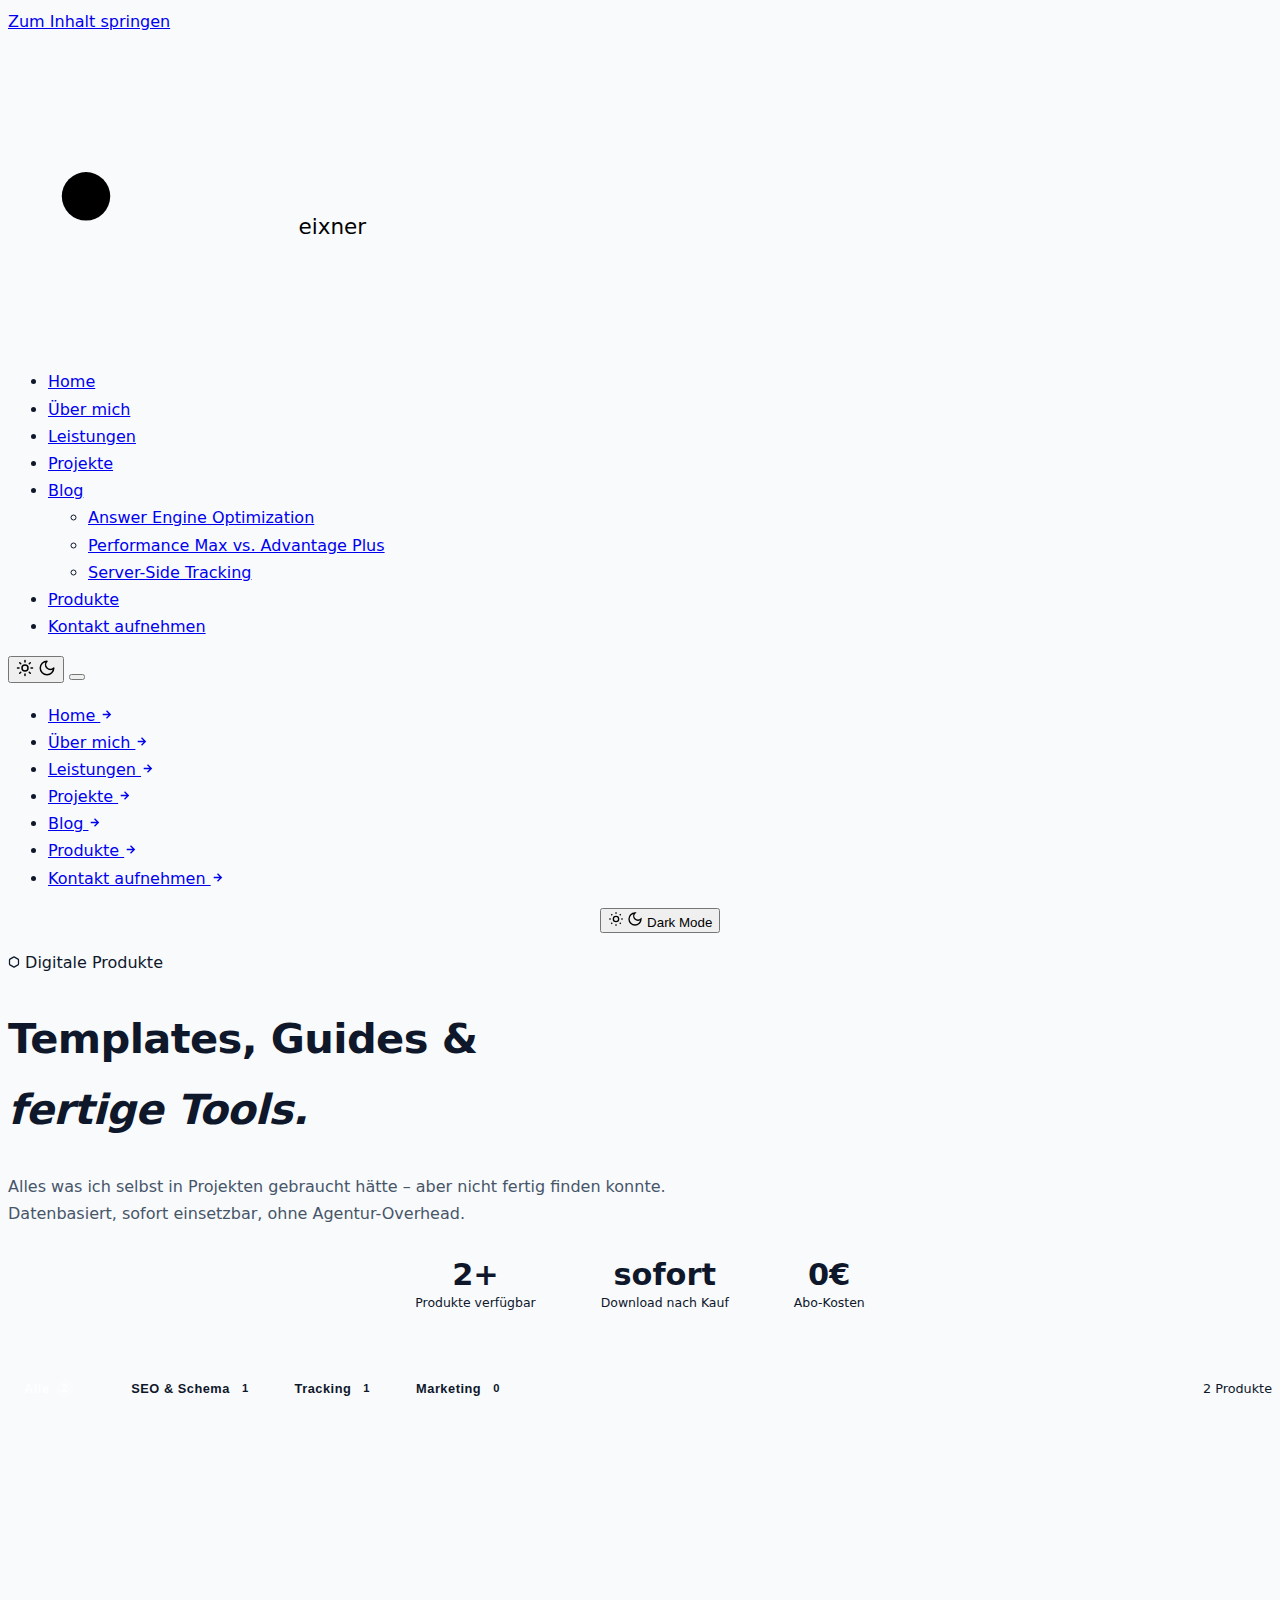
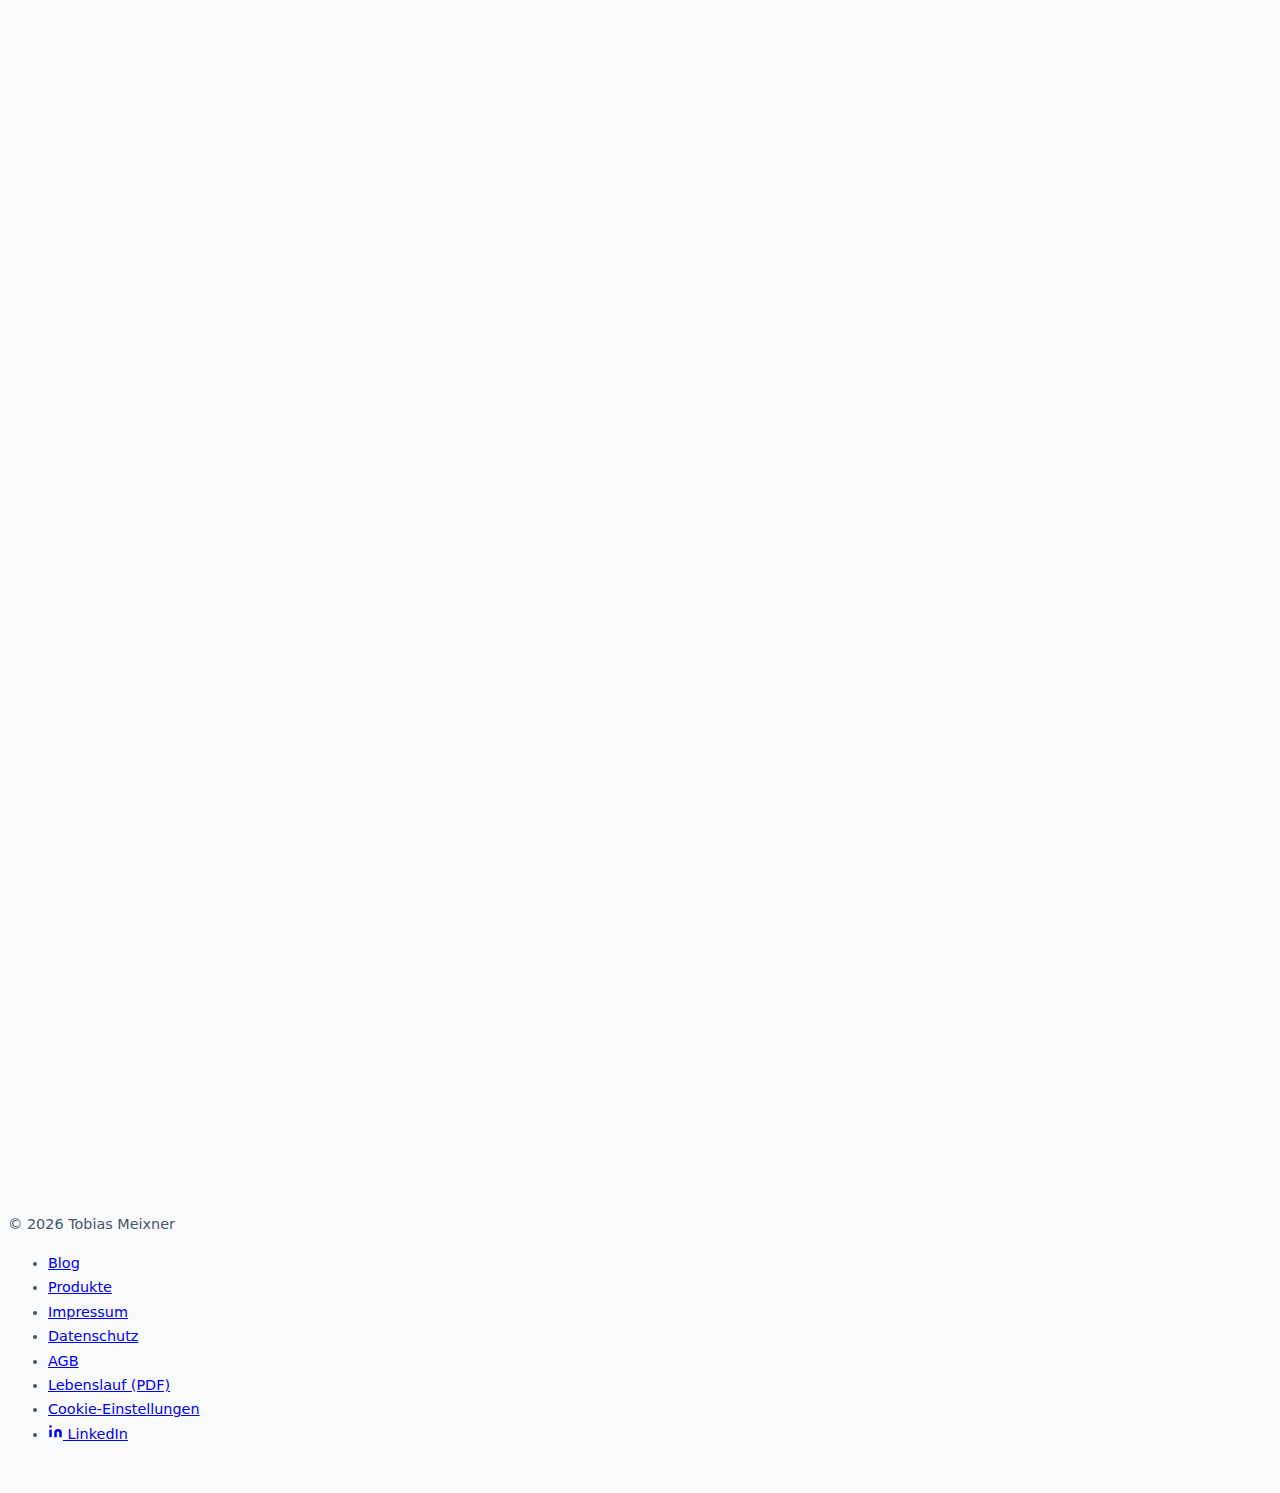
<file: produkte/index.html>
<!DOCTYPE html>
<html lang="de">
<head>

<!-- 1. Consent Mode v2 Defaults -->
<script>
  window.dataLayer = window.dataLayer || [];
  function gtag(){dataLayer.push(arguments);}
  gtag('consent', 'default', {
    'analytics_storage':     'denied',
    'ad_storage':            'denied',
    'ad_user_data':          'denied',
    'ad_personalization':    'denied',
    'functionality_storage': 'denied',
    'security_storage':      'granted',
    'wait_for_update':       500
  });
</script>
<!-- CookieScript -->
<script>
  if (window.location.hostname !== 'localhost' &&
      window.location.hostname !== '127.0.0.1') {
    var s = document.createElement('script');
    s.type = 'text/javascript'; s.charset = 'UTF-8';
    s.src = '//cdn.cookie-script.com/s/d261fb8134670358b6795a49b5d04574.js';
    document.head.appendChild(s);
  }
</script>
<!-- Google Tag Manager -->
<script>(function(w,d,s,l,i){w[l]=w[l]||[];w[l].push({'gtm.start':
new Date().getTime(),event:'gtm.js'});var f=d.getElementsByTagName(s)[0],
j=d.createElement(s),dl=l!='dataLayer'?'&l='+l:'';j.async=true;j.src=
'https://www.googletagmanager.com/gtm.js?id='+i+dl;f.parentNode.insertBefore(j,f);
})(window,document,'script','dataLayer','GTM-5QLXDT4T');</script>

<meta charset="UTF-8">
<meta name="viewport" content="width=device-width, initial-scale=1">

<!-- HTML Meta Tags -->
<title>Digitale Produkte – Templates, Guides & Tools | Tobias Meixner</title>
<meta name="description" content="Fertige Templates, Guides und Tools für Websites, SEO und Tracking. Sofort einsetzbar, datenbasiert, ohne Agentur-Overhead. Von Tobias Meixner – Freelancer aus Würzburg.">
<meta name="robots" content="index, follow">

<!-- Open Graph -->
<meta property="og:type"        content="website">
<meta property="og:url"         content="https://meixner-tobias.com/produkte/">
<meta property="og:title"       content="Digitale Produkte – Templates & Tools | Tobias Meixner">
<meta property="og:description" content="Fertige JSON-LD Templates, Guides und Tools für Websites, SEO und Tracking. Sofort einsetzbar.">
<meta property="og:image"       content="https://meixner-tobias.com/assets/img/og-image.jpg">
<meta property="og:image:width" content="1200">
<meta property="og:image:height" content="630">
<meta property="og:locale"      content="de_DE">
<meta property="og:site_name"   content="Tobias Meixner">

<!-- Twitter Card -->
<meta name="twitter:card"        content="summary_large_image">
<meta name="twitter:site"        content="@MeixnerTobias04">
<meta name="twitter:title"       content="Digitale Produkte – Templates & Tools | Tobias Meixner">
<meta name="twitter:description" content="Fertige JSON-LD Templates, Guides und Tools für Websites, SEO und Tracking.">
<meta name="twitter:image"       content="https://meixner-tobias.com/assets/img/og-image.jpg">

<!-- Canonical -->
<link rel="canonical" href="https://meixner-tobias.com/produkte/">

<link rel="preconnect" href="https://fonts.googleapis.com">
<link rel="preconnect" href="https://fonts.gstatic.com" crossorigin>
<link href="https://fonts.googleapis.com/css2?family=Manrope:wght@400;500;600;700;800&family=DM+Sans:ital,opsz,wght@0,9..40,300;0,9..40,400;0,9..40,500;0,9..40,600;1,9..40,300&display=swap" rel="stylesheet">

<link rel="stylesheet" href="/css/style-v1.css">

<link rel="icon" type="image/png" sizes="96x96" href="/assets/favicon/favicon-96x96.png">
<link rel="icon" type="image/svg+xml" href="/assets/favicon/favicon.svg">
<link rel="shortcut icon" href="/assets/favicon/favicon.ico">
<link rel="apple-touch-icon" sizes="180x180" href="/assets/favicon/apple-touch-icon.png">
<link rel="manifest" href="/assets/favicon/site.webmanifest">

<!-- Schema.org JSON-LD -->
<script type="application/ld+json">
[
  {
    "@context": "https://schema.org",
    "@type": "BreadcrumbList",
    "itemListElement": [
      {
        "@type": "ListItem",
        "position": 1,
        "name": "Startseite",
        "item": "https://meixner-tobias.com/"
      },
      {
        "@type": "ListItem",
        "position": 2,
        "name": "Digitale Produkte",
        "item": "https://meixner-tobias.com/produkte/"
      }
    ]
  },
  {
    "@context": "https://schema.org",
    "@type": "WebPage",
    "name": "Digitale Produkte – Templates, Guides & Tools",
    "description": "Fertige Templates, Guides und Tools für Websites, SEO und Tracking. Von Tobias Meixner – Freelancer aus Würzburg.",
    "url": "https://meixner-tobias.com/produkte/",
    "author": {
      "@type": "Person",
      "name": "Tobias Meixner",
      "url": "https://meixner-tobias.com"
    },
    "publisher": {
      "@type": "Person",
      "name": "Tobias Meixner",
      "url": "https://meixner-tobias.com"
    }
  },
  {
    "@context": "https://schema.org",
    "@type": "ItemList",
    "name": "Digitale Produkte von Tobias Meixner",
    "description": "Fertige Templates, Guides und Tools für Websites, SEO und Tracking.",
    "url": "https://meixner-tobias.com/produkte/",
    "itemListElement": [
      {
        "@type": "ListItem",
        "position": 1,
        "item": {
          "@type": "Product",
          "name": "Schema Markup Template Pack",
          "description": "9 fertige JSON-LD Templates für Person, LocalBusiness, Organization, WebSite, Service, BlogPosting, BreadcrumbList, AggregateRating und FAQPage. Inkl. 3 kombinierter Sets, 32-seitiger PDF-Anleitung und 20-Punkte Fehler-Checkliste.",
          "url": "https://tobiasmeixner.gumroad.com/l/schema-markup?wanted=true",
          "category": "SEO Template",
          "brand": {
            "@type": "Brand",
            "name": "Tobias Meixner"
          },
          "offers": {
            "@type": "Offer",
            "price": "9.00",
            "priceCurrency": "EUR",
            "availability": "https://schema.org/InStock",
            "seller": {
              "@type": "Person",
              "name": "Tobias Meixner"
            }
          }
        }
      },
      {
        "@type": "ListItem",
        "position": 2,
        "item": {
          "@type": "Product",
          "name": "Google Tag Manager – Der Anfänger-Guide",
          "image": "https://meixner-tobias.com/assets/img/produktbilder/gtm/gtm-anfaenger-guide-cover.png",
          "description": "Von Null zum ersten funktionierenden Tag. Tags, Trigger, Variablen, GA4 einrichten, Button-Klicks tracken, Outbound Links, Veröffentlichen, 10 häufige Fehler. Für absolute Anfänger ohne Vorkenntnisse.",
          "url": "https://tobiasmeixner.gumroad.com/l/gtm-guide?wanted=true",
          "category": "Tracking Guide",
          "brand": {
            "@type": "Brand",
            "name": "Tobias Meixner"
          },
          "offers": {
            "@type": "Offer",
            "price": "9.00",
            "priceCurrency": "EUR",
            "availability": "https://schema.org/InStock",
            "seller": {
              "@type": "Person",
              "name": "Tobias Meixner"
            }
          }
        }
      }
    ]
  }
]
</script>

<style>
/* ═══════════════════════════════════════════════════
   PRODUKTE – PAGE-SPECIFIC STYLES
═══════════════════════════════════════════════════ */

/* ── Hero Stats ── */
.hero-stats {
  display: flex; flex-wrap: wrap; justify-content: center;
  gap: 10px 32px; margin-top: 32px;
}
.hstat { display: flex; flex-direction: column; align-items: center; gap: 2px; }
.hstat-n {
  font-family: var(--fd); font-size: clamp(1.4rem, 3vw, 1.9rem);
  font-weight: 800; color: var(--navy); line-height: 1;
}
.hstat-n em { color: var(--indigo); font-style: normal; }
.hstat-l   { font-size: .78rem; color: var(--muted); font-weight: 500; }
.hstat-sep { width: 1px; height: 36px; background: var(--border); align-self: center; }

/* ── Filter Bar ── */
.filter-section {
  padding-top: clamp(40px, 5vw, 60px);
  padding-bottom: 0;
}
.filter-bar {
  display: flex; align-items: center; gap: 8px;
  flex-wrap: wrap;
}
.filter-btn {
  display: inline-flex; align-items: center; gap: 6px;
  font-size: .8rem; font-weight: 700; letter-spacing: .04em;
  padding: 7px 16px; border-radius: 99px; cursor: pointer;
  border: 1px solid var(--border);
  background: var(--bg-card); color: var(--muted);
  transition: all .2s; user-select: none;
}
.filter-btn:hover { border-color: var(--indigo-mid); color: var(--indigo); background: var(--indigo-soft); }
.filter-btn.active { background: var(--indigo); border-color: var(--indigo); color: #fff; }
.filter-btn .filter-count {
  background: rgba(255,255,255,.25); color: inherit;
  font-size: .7rem; font-weight: 700;
  padding: 1px 6px; border-radius: 99px;
  line-height: 1.4;
}
.filter-btn:not(.active) .filter-count {
  background: var(--indigo-soft); color: var(--indigo);
}
.filter-sep { width: 1px; height: 20px; background: var(--border); margin: 0 4px; flex-shrink: 0; }
.filter-result-count {
  margin-left: auto; font-size: .8rem; color: var(--muted); font-weight: 500;
}

/* ── Products Grid ── */
.products-section { padding-block: clamp(32px, 5vw, 56px); }

.products-grid {
  display: grid;
  grid-template-columns: repeat(auto-fill, minmax(340px, 1fr));
  gap: 20px;
}

/* ── Product Card ── */
.product-card {
  background: var(--bg-card); border: 1px solid var(--border);
  border-radius: var(--r-lg); overflow: hidden;
  transition: transform .3s, box-shadow .3s, border-color .3s;
  display: flex; flex-direction: column;
  position: relative;
}
.product-card:hover {
  transform: translateY(-4px);
  box-shadow: var(--sh-lg);
  border-color: var(--indigo-mid);
}
.product-card[data-category="hidden"] { display: none; }

/* Card visual / cover area */
.product-cover {
  background: linear-gradient(145deg, #0d1117 0%, #0f1c35 100%);
  height: 200px; position: relative; overflow: hidden;
  display: flex; align-items: flex-end;
  padding: 20px 24px;
  flex-shrink: 0;
}
.product-cover::before {
  content: ''; position: absolute;
  inset: 0;
  background:
    radial-gradient(ellipse at 80% 20%, rgba(91,108,248,.18) 0%, transparent 60%),
    radial-gradient(ellipse at 10% 80%, rgba(233,69,96,.12) 0%, transparent 50%);
}
.product-cover-grid {
  position: absolute; inset: 0; opacity: .06;
  background-image:
    linear-gradient(rgba(255,255,255,.3) 1px, transparent 1px),
    linear-gradient(90deg, rgba(255,255,255,.3) 1px, transparent 1px);
  background-size: 28px 28px;
}
.product-cover-content {
  position: relative; z-index: 2; width: 100%;
  display: flex; align-items: flex-end; justify-content: space-between;
}
.product-cover-title {
  font-family: var(--fd); font-size: .95rem; font-weight: 800;
  color: #fff; line-height: 1.25; max-width: 200px;
}
.product-cover-tags {
  display: flex; flex-direction: column; gap: 5px; align-items: flex-end;
}
.product-cover-tag {
  font-size: .65rem; font-weight: 700; letter-spacing: .06em;
  padding: 3px 9px; border-radius: 99px;
  background: rgba(255,255,255,.12); color: rgba(255,255,255,.8);
  border: 1px solid rgba(255,255,255,.15);
  white-space: nowrap;
}
.product-cover-tag.accent { background: rgba(233,69,96,.3); border-color: rgba(233,69,96,.4); color: #fca5a5; }

/* Badge "Neu" */
.product-badge {
  position: absolute; top: 16px; left: 16px; z-index: 3;
  font-size: .67rem; font-weight: 800; letter-spacing: .1em;
  text-transform: uppercase; padding: 4px 10px; border-radius: 99px;
  background: var(--indigo); color: #fff;
}
.product-badge.badge-new { background: #059669; }
.product-badge.badge-hot { background: var(--indigo); }

/* Schema type pills inside cover */
.schema-pills {
  position: absolute; top: 16px; right: 16px; z-index: 3;
  display: flex; flex-wrap: wrap; gap: 4px; max-width: 180px; justify-content: flex-end;
}
.schema-pill {
  font-size: .6rem; font-weight: 700;
  padding: 2px 7px; border-radius: 99px;
  background: rgba(15,52,96,.7); color: rgba(199,210,254,.9);
  border: 1px solid rgba(91,108,248,.3);
  white-space: nowrap;
}

/* Card body */
.product-body {
  padding: 24px 24px 20px;
  display: flex; flex-direction: column; flex: 1;
}
.product-meta {
  display: flex; align-items: center; gap: 8px; margin-bottom: 12px; flex-wrap: wrap;
}
.product-category {
  font-size: .7rem; font-weight: 700; letter-spacing: .1em;
  text-transform: uppercase; color: var(--indigo);
  background: var(--indigo-soft); padding: 3px 10px; border-radius: 99px;
}
.product-format {
  font-size: .72rem; color: var(--muted); font-weight: 500;
}
.product-title {
  font-family: var(--fd); font-size: 1.15rem; font-weight: 800;
  color: var(--navy); line-height: 1.2; letter-spacing: -.02em;
  margin-bottom: 10px;
}
.product-desc {
  font-size: .875rem; color: var(--muted); line-height: 1.7;
  margin-bottom: 18px;
}

/* Feature list */
.product-features {
  list-style: none; margin: 0 0 20px; padding: 0;
  display: flex; flex-direction: column; gap: 6px;
}
.product-features li {
  display: flex; align-items: flex-start; gap: 8px;
  font-size: .83rem; color: var(--text); line-height: 1.45;
}
.feat-dot {
  width: 5px; height: 5px; border-radius: 50%;
  background: var(--indigo); flex-shrink: 0; margin-top: 6px;
}

/* Tech tags */
.product-tags { display: flex; flex-wrap: wrap; gap: 5px; margin-bottom: 20px; }
.product-tag {
  font-size: .69rem; font-weight: 700; letter-spacing: .04em;
  color: var(--navy); background: var(--bg); border: 1px solid var(--border);
  padding: 3px 9px; border-radius: 99px;
  transition: border-color .2s, background .2s, color .2s;
}
.product-card:hover .product-tag {
  border-color: var(--indigo-mid); background: var(--indigo-soft); color: var(--indigo);
}

/* Card footer / pricing */
.product-footer {
  margin-top: auto;
  padding-top: 18px;
  border-top: 1px solid var(--border);
  display: flex; align-items: center; justify-content: space-between; gap: 12px;
}
.product-price {
  display: flex; flex-direction: column; gap: 1px;
}
.price-amount {
  font-family: var(--fd); font-size: 1.45rem; font-weight: 800;
  color: var(--navy); line-height: 1;
}
.price-amount em { color: var(--indigo); font-style: normal; font-size: .85em; }
.price-note {
  font-size: .7rem; color: var(--muted); font-weight: 500;
}
.product-cta {
  display: inline-flex; align-items: center; gap: 7px;
  font-size: .85rem; font-weight: 700; padding: 10px 20px;
  border-radius: 99px;
  background: var(--indigo); color: #fff;
  text-decoration: none;
  transition: background .2s, transform .15s, box-shadow .2s;
  flex-shrink: 0;
  white-space: nowrap;
}
.product-cta:hover {
  background: #3d48a4;
  transform: translateY(-1px);
  box-shadow: 0 4px 16px rgba(91,108,248,.3);
}
.product-cta svg { flex-shrink: 0; }

/* ── Empty state ── */
.products-empty {
  grid-column: 1 / -1;
  text-align: center; padding: 64px 24px;
  color: var(--muted);
  display: none;
}
.products-empty.visible { display: block; }
.products-empty-icon { font-size: 2.5rem; margin-bottom: 16px; opacity: .4; }
.products-empty p { font-size: .95rem; }

/* ── Coming soon card ── */
.coming-card {
  background: var(--bg-card); border: 1px dashed var(--border);
  border-radius: var(--r-lg); padding: 32px 28px;
  display: flex; flex-direction: column; align-items: center;
  justify-content: center; text-align: center; gap: 12px;
  min-height: 300px; opacity: .6;
  transition: opacity .3s;
}
.coming-card:hover { opacity: .85; }
.coming-card[data-category="hidden"] { display: none; }
.coming-icon {
  width: 48px; height: 48px; border-radius: 12px;
  background: var(--indigo-soft); display: grid; place-items: center;
  color: var(--indigo);
}
.coming-title {
  font-family: var(--fd); font-size: .95rem; font-weight: 700;
  color: var(--navy);
}
.coming-desc { font-size: .8rem; color: var(--muted); line-height: 1.6; max-width: 200px; }
.coming-badge {
  font-size: .67rem; font-weight: 700; letter-spacing: .1em;
  padding: 3px 10px; border-radius: 99px;
  background: var(--bg); border: 1px solid var(--border);
  color: var(--muted);
}

/* ── Why section ── */
.why-section { padding-block: clamp(56px, 8vw, 80px); }

.why-grid {
  display: grid;
  grid-template-columns: repeat(3, 1fr);
  gap: 16px; margin-top: clamp(28px, 4vw, 44px);
}
.why-card {
  background: var(--bg-card); border: 1px solid var(--border);
  border-radius: var(--r); padding: 24px 22px;
  transition: border-color .25s, box-shadow .25s;
}
.why-card:hover { border-color: var(--indigo-mid); box-shadow: var(--sh-md); }
.why-icon {
  width: 42px; height: 42px; border-radius: 10px;
  background: var(--indigo-soft); display: grid; place-items: center;
  color: var(--indigo); margin-bottom: 14px;
}
.why-title { font-family: var(--fd); font-size: .9rem; font-weight: 700; color: var(--navy); margin-bottom: 6px; }
.why-desc  { font-size: .82rem; color: var(--muted); line-height: 1.65; }

/* ── Stats bar ── */
.stats-bar {
  background: var(--navy); padding-block: clamp(36px, 5vw, 52px);
  margin-block: clamp(40px, 6vw, 64px);
  border-radius: var(--r-lg); overflow: hidden; position: relative;
}
.stats-bar::before {
  content: ''; position: absolute; inset: 0;
  background: radial-gradient(ellipse at 20% 50%, rgba(91,108,248,.25) 0%, transparent 60%);
  pointer-events: none;
}
.stats-bar-inner {
  position: relative; z-index: 1;
  display: flex; flex-wrap: wrap; justify-content: space-around;
  gap: 24px 16px;
}
.stat-item { text-align: center; }
.stat-n {
  font-family: var(--fd); font-size: clamp(1.6rem, 3.5vw, 2.4rem);
  font-weight: 800; color: #fff; line-height: 1; margin-bottom: 4px;
}
.stat-n em { color: #c7cbfd; font-style: normal; }
.stat-l { font-size: .78rem; color: rgba(255,255,255,.55); font-weight: 500; }

/* ── Responsive ── */
@media (max-width: 1024px) {
  .why-grid { grid-template-columns: repeat(2, 1fr); }
}
@media (max-width: 768px) {
  .products-grid { grid-template-columns: 1fr; }
  .why-grid      { grid-template-columns: 1fr 1fr; }
  .hstat-sep     { display: none; }
  .filter-result-count { display: none; }
}
@media (max-width: 560px) {
  .why-grid    { grid-template-columns: 1fr; }
  .product-footer { flex-direction: column; align-items: flex-start; gap: 12px; }
  .product-cta { width: 100%; justify-content: center; }
}
</style>

</head>
<body>

<a href="#main-content" class="skip-link">Zum Inhalt springen</a>

<!-- GTM noscript -->
<noscript><iframe src="https://www.googletagmanager.com/ns.html?id=GTM-5QLXDT4T"
height="0" width="0" style="display:none;visibility:hidden"></iframe></noscript>

<!-- ═══ NAVBAR ═══════════════════════════════════════════ -->
<nav class="nav" id="nav">
  <div class="nav-inner">
    <a href="/" aria-label="Tobias Meixner - Startseite" style="display:flex;align-items:center;padding-top:8px;">
      <svg class="nav-logo" xmlns="http://www.w3.org/2000/svg" viewBox="0 0 940 230" role="img" aria-labelledby="logo-title">
        <title id="logo-title">Tobias Meixner</title>
        <g transform="translate(8 6)">
          <circle class="logo-dot" cx="50" cy="108" r="18"/>
          <line class="logo-stroke" x1="68" y1="62" x2="98" y2="118"/>
          <line class="logo-stroke" x1="136" y1="62" x2="166" y2="118"/>
          <text class="logo-t" x="208" y="136">eixner</text>
        </g>
      </svg>
    </a>
    <ul class="nav-links">
      <li><a href="/">Home</a></li>
      <li><a href="/ueber-mich/">Über mich</a></li>
      <li><a href="/leistungen/">Leistungen</a></li>
      <li><a href="/projekte/">Projekte</a></li>
      <li class="nav-dropdown">
        <a href="/blog/">Blog</a>
        <ul class="nav-drop-menu" role="menu">
          <li role="none"><a href="/blog/answer-engine-optimization/" role="menuitem">Answer Engine Optimization</a></li>
          <li role="none"><a href="/blog/performance-max-vs-advantage-plus/" role="menuitem">Performance Max vs. Advantage Plus</a></li>
          <li role="none"><a href="/blog/server-side-tracking/" role="menuitem">Server-Side Tracking</a></li>
        </ul>
      </li>
      <li><a href="/produkte/" class="active">Produkte</a></li>
      <li><a href="/kontakt/" class="nav-cta">Kontakt aufnehmen</a></li>
    </ul>
    <button class="theme-toggle" id="themeToggle" aria-label="Dark Mode umschalten">
      <svg class="icon-sun" aria-hidden="true" width="18" height="18" viewBox="0 0 24 24" fill="none" stroke="currentColor" stroke-width="2" stroke-linecap="round" stroke-linejoin="round"><circle cx="12" cy="12" r="4"/><path d="M12 2v2M12 20v2M4.93 4.93l1.41 1.41M17.66 17.66l1.41 1.41M2 12h2M20 12h2M6.34 17.66l-1.41 1.41M19.07 4.93l-1.41 1.41"/></svg>
      <svg class="icon-moon" aria-hidden="true" width="18" height="18" viewBox="0 0 24 24" fill="none" stroke="currentColor" stroke-width="2" stroke-linecap="round" stroke-linejoin="round"><path d="M12 3a6 6 0 0 0 9 9 9 9 0 1 1-9-9z"/></svg>
    </button>
    <button class="burger" id="burger" aria-label="Navigation öffnen" aria-expanded="false">
      <span></span><span></span><span></span>
    </button>
  </div>
</nav>

<!-- Mobile drawer -->
<nav class="drawer" id="drawer" aria-label="Mobile Navigation">
  <ul>
    <li><a href="/">Home <svg width="13" height="13" viewBox="0 0 24 24" fill="none" stroke="currentColor" stroke-width="2.5"><path d="M5 12h14M12 5l7 7-7 7"/></svg></a></li>
    <li><a href="/ueber-mich/">Über mich <svg width="13" height="13" viewBox="0 0 24 24" fill="none" stroke="currentColor" stroke-width="2.5"><path d="M5 12h14M12 5l7 7-7 7"/></svg></a></li>
    <li><a href="/leistungen/">Leistungen <svg width="13" height="13" viewBox="0 0 24 24" fill="none" stroke="currentColor" stroke-width="2.5"><path d="M5 12h14M12 5l7 7-7 7"/></svg></a></li>
    <li><a href="/projekte/">Projekte <svg width="13" height="13" viewBox="0 0 24 24" fill="none" stroke="currentColor" stroke-width="2.5"><path d="M5 12h14M12 5l7 7-7 7"/></svg></a></li>
    <li><a href="/blog/">Blog <svg width="13" height="13" viewBox="0 0 24 24" fill="none" stroke="currentColor" stroke-width="2.5"><path d="M5 12h14M12 5l7 7-7 7"/></svg></a></li>
    <li><a href="/produkte/" class="active">Produkte <svg width="13" height="13" viewBox="0 0 24 24" fill="none" stroke="currentColor" stroke-width="2.5"><path d="M5 12h14M12 5l7 7-7 7"/></svg></a></li>
    <li><a href="/kontakt/">Kontakt aufnehmen <svg width="13" height="13" viewBox="0 0 24 24" fill="none" stroke="currentColor" stroke-width="2.5"><path d="M5 12h14M12 5l7 7-7 7"/></svg></a></li>
    <li style="padding-top:16px;border-top:1px solid var(--border);display:flex;justify-content:center;">
      <button class="theme-toggle" id="themeToggleMobile" aria-label="Dark Mode umschalten">
        <svg class="icon-sun" aria-hidden="true" width="16" height="16" viewBox="0 0 24 24" fill="none" stroke="currentColor" stroke-width="2"><circle cx="12" cy="12" r="4"/><path d="M12 2v2M12 20v2M4.93 4.93l1.41 1.41M17.66 17.66l1.41 1.41M2 12h2M20 12h2M6.34 17.66l-1.41 1.41M19.07 4.93l-1.41 1.41"/></svg>
        <svg class="icon-moon" aria-hidden="true" width="16" height="16" viewBox="0 0 24 24" fill="none" stroke="currentColor" stroke-width="2"><path d="M12 3a6 6 0 0 0 9 9 9 9 0 1 1-9-9z"/></svg>
        <span class="theme-label">Dark Mode</span>
      </button>
    </li>
  </ul>
</nav>


<!-- ═══ PAGE HERO ═════════════════════════════════════════ -->
<section class="page-hero" id="main-content" aria-labelledby="hero-heading">
  <div class="container">
    <div class="page-hero-inner">

      <div class="page-hero-badge">
        <svg aria-hidden="true" width="12" height="12" viewBox="0 0 24 24" fill="none" stroke="currentColor" stroke-width="2.5"><path d="M21 16V8a2 2 0 0 0-1-1.73l-7-4a2 2 0 0 0-2 0l-7 4A2 2 0 0 0 3 8v8a2 2 0 0 0 1 1.73l7 4a2 2 0 0 0 2 0l7-4A2 2 0 0 0 21 16z"/></svg>
        Digitale Produkte
      </div>

      <h1 class="page-hero-title" id="hero-heading">
        Templates, Guides &amp;<br><em>fertige Tools.</em>
      </h1>

      <p class="page-hero-desc">
        Alles was ich selbst in Projekten gebraucht hätte – aber nicht fertig finden konnte.
        Datenbasiert, sofort einsetzbar, ohne Agentur-Overhead.
      </p>

      <div class="hero-stats">
        <div class="hstat">
          <div class="hstat-n" aria-hidden="true">2<em>+</em></div>
          <div class="hstat-l">Produkte verfügbar</div>
        </div>
        <div class="hstat-sep"></div>
        <div class="hstat">
          <div class="hstat-n" aria-hidden="true">sofort</div>
          <div class="hstat-l">Download nach Kauf</div>
        </div>
        <div class="hstat-sep"></div>
        <div class="hstat">
          <div class="hstat-n" aria-hidden="true">0<em>€</em></div>
          <div class="hstat-l">Abo-Kosten</div>
        </div>
      </div>

    </div>
  </div>
</section>


<!-- ═══ FILTER BAR ════════════════════════════════════════ -->
<div class="filter-section">
  <div class="container">
    <div class="filter-bar" role="group" aria-label="Produkte filtern">
      <button class="filter-btn active" data-filter="alle" aria-pressed="true">
        Alle
        <span class="filter-count" id="count-alle">2</span>
      </button>
      <div class="filter-sep" aria-hidden="true"></div>
      <button class="filter-btn" data-filter="seo" aria-pressed="false">
        SEO &amp; Schema
        <span class="filter-count" id="count-seo">1</span>
      </button>
      <button class="filter-btn" data-filter="tracking" aria-pressed="false">
        Tracking
        <span class="filter-count" id="count-tracking">1</span>
      </button>
      <button class="filter-btn" data-filter="marketing" aria-pressed="false">
        Marketing
        <span class="filter-count" id="count-marketing">0</span>
      </button>
      <span class="filter-result-count" id="result-count" aria-live="polite">2 Produkte</span>
    </div>
  </div>
</div>


<!-- ═══ PRODUCTS GRID ══════════════════════════════════════ -->
<section class="products-section" aria-labelledby="products-heading">
  <div class="container">
    <div class="products-grid" id="products-grid">

      <!-- ── PRODUKT 1: Schema Markup Template Pack ── -->
      <article class="product-card reveal" data-category="seo" aria-label="Schema Markup Template Pack">

        <a href="/produkte/schema-markup-template-pack/" class="product-cover" aria-label="Schema Markup Template Pack – Details ansehen" style="display:flex;text-decoration:none;">
          <div class="product-cover-grid" aria-hidden="true"></div>
          <span class="product-badge badge-new" aria-label="Neu">Neu</span>
          <div class="schema-pills" aria-hidden="true">
            <span class="schema-pill">Person</span>
            <span class="schema-pill">Service</span>
            <span class="schema-pill">BlogPosting</span>
            <span class="schema-pill">+mehr</span>
          </div>
          <div class="product-cover-content">
            <div class="product-cover-title">Schema Markup<br>Template Pack</div>
            <div class="product-cover-tags">
              <span class="product-cover-tag accent">JSON-LD</span>
              <span class="product-cover-tag">2026</span>
            </div>
          </div>
        </a>

        <div class="product-body">
          <div class="product-meta">
            <span class="product-category">SEO &amp; Schema</span>
            <span class="product-format">ZIP + PDF</span>
          </div>

          <h2 class="product-title">
            <a href="/produkte/schema-markup-template-pack/" style="color:inherit;text-decoration:none;">Schema Markup Template Pack</a>
          </h2>

          <p class="product-desc">
            9 fertige JSON-LD Templates für alle gängigen Website-Typen.
            Platzhalter ausfüllen, in den &lt;head&gt; einfügen, validieren – fertig.
            Für Freelancer, lokale Unternehmen, Blogs und Startups.
          </p>

          <ul class="product-features" aria-label="Enthaltene Inhalte">
            <li><span class="feat-dot" aria-hidden="true"></span>9 einzelne JSON-LD Templates (Person, LocalBusiness, Organization, WebSite, Service, BlogPosting, BreadcrumbList, AggregateRating, FAQPage)</li>
            <li><span class="feat-dot" aria-hidden="true"></span>3 kombinierte Sets – Freelancer-Startseite, Blog-Artikel, lokales Unternehmen</li>
            <li><span class="feat-dot" aria-hidden="true"></span>32-seitige PDF-Anleitung mit Richtig/Falsch-Beispielen pro Typ</li>
            <li><span class="feat-dot" aria-hidden="true"></span>20-Punkte Fehler-Checkliste – die häufigsten Fehler direkt nebeneinander</li>
            <li><span class="feat-dot" aria-hidden="true"></span>Validierungs-Workflow für Google Rich Results Test + Schema.org</li>
          </ul>

          <div class="product-tags" aria-label="Technologien">
            <span class="product-tag">JSON-LD</span>
            <span class="product-tag">Schema.org</span>
            <span class="product-tag">SEO</span>
            <span class="product-tag">AEO</span>
            <span class="product-tag">Google Rich Results</span>
            <span class="product-tag">AI Overviews</span>
          </div>

          <div class="product-footer">
            <div class="product-price">
              <div class="price-amount"><em>€</em>9</div>
              <div class="price-note">einmalig · sofort downloadbar</div>
            </div>
            <div style="display:flex;gap:8px;align-items:center;flex-wrap:wrap;">
              <a href="/produkte/schema-markup-template-pack/"
                 class="product-cta"
                 style="background:var(--bg-card);color:var(--navy);border:1px solid var(--border);"
                 aria-label="Schema Markup Template Pack – Details ansehen">
                Details
                <svg aria-hidden="true" width="13" height="13" viewBox="0 0 24 24" fill="none" stroke="currentColor" stroke-width="2.5"><path d="M5 12h14M12 5l7 7-7 7"/></svg>
              </a>
              <a href="https://tobiasmeixner.gumroad.com/l/schema-markup?wanted=true"
                 target="_blank" rel="noopener"
                 class="product-cta"
                 aria-label="Schema Markup Template Pack kaufen – öffnet Gumroad">
                Kaufen
                <svg aria-hidden="true" width="13" height="13" viewBox="0 0 24 24" fill="none" stroke="currentColor" stroke-width="2.5"><path d="M18 13v6a2 2 0 0 1-2 2H5a2 2 0 0 1-2-2V8a2 2 0 0 1 2-2h6"/><polyline points="15 3 21 3 21 9"/><line x1="10" y1="14" x2="21" y2="3"/></svg>
              </a>
            </div>
          </div>
        </div>

      </article>

      <!-- ── PRODUKT 2: GTM Anfänger Guide ── -->
      <article class="product-card reveal" data-category="tracking" aria-label="Google Tag Manager – Der Anfänger-Guide">

        <a href="/produkte/gtm-anfaenger-guide/" class="product-cover" aria-label="GTM Anfänger-Guide – Details ansehen" style="display:flex;text-decoration:none;">
          <div class="product-cover-grid" aria-hidden="true"></div>
          <span class="product-badge badge-new" aria-label="Neu">Neu</span>
          <div class="schema-pills" aria-hidden="true">
            <span class="schema-pill">Tags</span>
            <span class="schema-pill">Trigger</span>
            <span class="schema-pill">GA4</span>
            <span class="schema-pill">+mehr</span>
          </div>
          <div class="product-cover-content">
            <div class="product-cover-title">GTM<br>Anfänger-Guide</div>
            <div class="product-cover-tags">
              <span class="product-cover-tag accent">PDF</span>
              <span class="product-cover-tag">2026</span>
            </div>
          </div>
        </a>

        <div class="product-body">
          <div class="product-meta">
            <span class="product-category">Tracking</span>
            <span class="product-format">PDF</span>
          </div>

          <h2 class="product-title">
            <a href="/produkte/gtm-anfaenger-guide/" style="color:inherit;text-decoration:none;">Google Tag Manager – Der Anfänger-Guide</a>
          </h2>

          <p class="product-desc">
            Von Null zum ersten funktionierenden Tag – ohne Vorkenntnisse, ohne Programmierkurs.
            GA4 einrichten, Klicks tracken, veröffentlichen, die 10 häufigsten Fehler vermeiden.
          </p>

          <ul class="product-features" aria-label="Enthaltene Inhalte">
            <li><span class="feat-dot" aria-hidden="true"></span>Tags, Trigger &amp; Variablen – endlich wirklich verstanden</li>
            <li><span class="feat-dot" aria-hidden="true"></span>GA4 einrichten, Button-Klicks &amp; Outbound Links tracken</li>
            <li><span class="feat-dot" aria-hidden="true"></span>Vorschaumodus &amp; Debugging – testen bevor es live geht</li>
            <li><span class="feat-dot" aria-hidden="true"></span>Die 10 häufigsten GTM-Fehler – Falsch vs. Richtig</li>
            <li><span class="feat-dot" aria-hidden="true"></span>Einbau für HTML, WordPress und Shopify erklärt</li>
          </ul>

          <div class="product-tags" aria-label="Technologien">
            <span class="product-tag">GTM</span>
            <span class="product-tag">GA4</span>
            <span class="product-tag">Tracking</span>
            <span class="product-tag">WordPress</span>
            <span class="product-tag">Shopify</span>
            <span class="product-tag">Anfänger</span>
          </div>

          <div class="product-footer">
            <div class="product-price">
              <div class="price-amount"><em>€</em>9</div>
              <div class="price-note">einmalig · sofort downloadbar</div>
            </div>
            <div style="display:flex;gap:8px;align-items:center;flex-wrap:wrap;">
              <a href="/produkte/gtm-anfaenger-guide/"
                 class="product-cta"
                 style="background:var(--bg-card);color:var(--navy);border:1px solid var(--border);"
                 aria-label="GTM Anfänger-Guide – Details ansehen">
                Details
                <svg aria-hidden="true" width="13" height="13" viewBox="0 0 24 24" fill="none" stroke="currentColor" stroke-width="2.5"><path d="M5 12h14M12 5l7 7-7 7"/></svg>
              </a>
              <a href="https://tobiasmeixner.gumroad.com/l/gtm-guide?wanted=true"
                 target="_blank" rel="noopener"
                 class="product-cta"
                 aria-label="GTM Anfänger-Guide kaufen – öffnet Gumroad">
                Kaufen
                <svg aria-hidden="true" width="13" height="13" viewBox="0 0 24 24" fill="none" stroke="currentColor" stroke-width="2.5"><path d="M18 13v6a2 2 0 0 1-2 2H5a2 2 0 0 1-2-2V8a2 2 0 0 1 2-2h6"/><polyline points="15 3 21 3 21 9"/><line x1="10" y1="14" x2="21" y2="3"/></svg>
              </a>
            </div>
          </div>
        </div>

      </article>

      <!-- Empty state (shown when no results) -->
      <div class="products-empty" id="products-empty" role="status">
        <div class="products-empty-icon" aria-hidden="true">
          <svg width="40" height="40" viewBox="0 0 24 24" fill="none" stroke="currentColor" stroke-width="1.5"><circle cx="11" cy="11" r="8"/><path d="M21 21l-4.35-4.35"/></svg>
        </div>
        <p>In dieser Kategorie gibt es noch keine Produkte.<br>Schau bald wieder vorbei.</p>
      </div>

    </div>
  </div>
</section>


<!-- ═══ STATS BAR ══════════════════════════════════════════ -->
<div class="container">
  <div class="stats-bar reveal" role="region" aria-label="Produkt-Kennzahlen">
    <div class="stats-bar-inner">
      <div class="stat-item">
        <div class="stat-n">2</div>
        <div class="stat-l">Digitale Produkte</div>
      </div>
      <div class="stat-item">
        <div class="stat-n">9<em>€</em></div>
        <div class="stat-l">Einstiegspreis</div>
      </div>
      <div class="stat-item">
        <div class="stat-n">0<em>€</em></div>
        <div class="stat-l">monatliche Kosten</div>
      </div>
      <div class="stat-item">
        <div class="stat-n">sofort</div>
        <div class="stat-l">Download nach Kauf</div>
      </div>
      <div class="stat-item">
        <div class="stat-n">24<em>h</em></div>
        <div class="stat-l">Support-Antwortzeit</div>
      </div>
    </div>
  </div>
</div>


<!-- ═══ WHY SECTION ═══════════════════════════════════════ -->
<section class="why-section" aria-labelledby="why-heading">
  <div class="container">
    <div class="sec-head reveal">
      <span class="sec-label">Warum diese Produkte</span>
      <h2 class="sec-title" id="why-heading">Nicht Theorie – direkt anwendbar.</h2>
      <p class="sec-desc">Alles was hier verkauft wird kommt aus echter Praxis. Kein aufgefülltes Padding, keine generischen Inhalte.</p>
    </div>
    <div class="why-grid">
      <div class="why-card reveal" data-d="1">
        <div class="why-icon" aria-hidden="true">
          <svg width="18" height="18" viewBox="0 0 24 24" fill="none" stroke="currentColor" stroke-width="2" stroke-linecap="round" stroke-linejoin="round"><path d="M13 2L3 14h9l-1 8 10-12h-9l1-8z"/></svg>
        </div>
        <div class="why-title">Sofort einsetzbar</div>
        <p class="why-desc">Keine Vorkenntnisse nötig. Platzhalter ausfüllen, einfügen, validieren. Schritt-für-Schritt erklärt – mit Beispielen die zeigen was richtig und was falsch ist.</p>
      </div>
      <div class="why-card reveal" data-d="2">
        <div class="why-icon" aria-hidden="true">
          <svg width="18" height="18" viewBox="0 0 24 24" fill="none" stroke="currentColor" stroke-width="2" stroke-linecap="round" stroke-linejoin="round"><circle cx="12" cy="12" r="10"/><polyline points="12 6 12 12 16 14"/></svg>
        </div>
        <div class="why-title">Aktuelle Daten</div>
        <p class="why-desc">Basierend auf dem Stand April 2026. FAQPage-Einschränkungen, neue AEO-Anforderungen, aktuelle Google-Richtlinien – alles berücksichtigt und dokumentiert.</p>
      </div>
      <div class="why-card reveal" data-d="3">
        <div class="why-icon" aria-hidden="true">
          <svg width="18" height="18" viewBox="0 0 24 24" fill="none" stroke="currentColor" stroke-width="2" stroke-linecap="round" stroke-linejoin="round"><path d="M12 22s8-4 8-10V5l-8-3-8 3v7c0 6 8 10 8 10z"/></svg>
        </div>
        <div class="why-title">Rechtlich geprüft</div>
        <p class="why-desc">Alle Empfehlungen halten sich an Google-Richtlinien. AggregateRating-Hinweise, FAQPage-Regeln, Pflichtfelder – korrekt dokumentiert und klar erklärt.</p>
      </div>
      <div class="why-card reveal" data-d="4">
        <div class="why-icon" aria-hidden="true">
          <svg width="18" height="18" viewBox="0 0 24 24" fill="none" stroke="currentColor" stroke-width="2" stroke-linecap="round" stroke-linejoin="round"><rect x="2" y="3" width="20" height="14" rx="2"/><path d="M8 21h8M12 17v4"/></svg>
        </div>
        <div class="why-title">Plattformunabhängig</div>
        <p class="why-desc">Funktioniert mit jeder Website: HTML, WordPress, Shopify, Webflow. Kein Plugin, kein Tool, keine monatlichen Kosten. Einmal kaufen, dauerhaft nutzen.</p>
      </div>
      <div class="why-card reveal" data-d="5">
        <div class="why-icon" aria-hidden="true">
          <svg width="18" height="18" viewBox="0 0 24 24" fill="none" stroke="currentColor" stroke-width="2" stroke-linecap="round" stroke-linejoin="round"><path d="M21 15a2 2 0 0 1-2 2H7l-4 4V5a2 2 0 0 1 2-2h14a2 2 0 0 1 2 2z"/></svg>
        </div>
        <div class="why-title">Direkter Support</div>
        <p class="why-desc">Frage direkt bei mir an wenn etwas unklar ist. Kein Ticketsystem, kein Warteraum. Antwort innerhalb von 24 Stunden – ich persönlich.</p>
      </div>
      <div class="why-card reveal" data-d="6">
        <div class="why-icon" aria-hidden="true">
          <svg width="18" height="18" viewBox="0 0 24 24" fill="none" stroke="currentColor" stroke-width="2" stroke-linecap="round" stroke-linejoin="round"><path d="M12 20h9"/><path d="M16.5 3.5a2.121 2.121 0 0 1 3 3L7 19l-4 1 1-4L16.5 3.5z"/></svg>
        </div>
        <div class="why-title">Aus echter Praxis</div>
        <p class="why-desc">Nicht aus Tutorials oder Büchern. Alles aus realen Projekten – GTM-Setup bei der Gumb AG, Tracking-Implementierungen und Website-Aufbauten für echte Kunden.</p>
      </div>
    </div>
  </div>
</section>


<!-- ═══ BLOG TEASER ════════════════════════════════════════ -->
<section class="section" aria-labelledby="blog-teaser-heading">
  <div class="container">
    <div class="sec-head reveal">
      <span class="sec-label">Gratis zuerst lesen</span>
      <h2 class="sec-title" id="blog-teaser-heading">Bevor du kaufst – lies die Blogartikel.</h2>
      <p class="sec-desc">Die Hintergründe zu Schema Markup, AEO und Tracking sind kostenlos verfügbar. Die Templates sparen nur die Umsetzungsarbeit.</p>
    </div>
    <div style="display:grid; grid-template-columns: repeat(auto-fill, minmax(280px, 1fr)); gap: 16px; margin-top: clamp(24px, 3vw, 36px);">

      <a href="/blog/answer-engine-optimization/" class="own-card reveal" style="text-decoration:none; display:flex; flex-direction:column; gap:0;" data-d="1">
        <div class="own-icon" aria-hidden="true">
          <svg width="20" height="20" viewBox="0 0 24 24" fill="none" stroke="currentColor" stroke-width="2" stroke-linecap="round" stroke-linejoin="round"><circle cx="11" cy="11" r="8"/><path d="M21 21l-4.35-4.35"/></svg>
        </div>
        <div class="own-title">Answer Engine Optimization</div>
        <p class="own-desc" style="flex:1;">Wie du in ChatGPT, Perplexity und Google AI Overviews gefunden wirst. Mit Daten und konkreten Schritten.</p>
        <div class="own-tags"><span class="own-tag">AEO</span><span class="own-tag">KI-Suche</span><span class="own-tag">14 Min</span></div>
      </a>

      <a href="/blog/server-side-tracking/" class="own-card reveal" style="text-decoration:none; display:flex; flex-direction:column; gap:0;" data-d="2">
        <div class="own-icon" aria-hidden="true">
          <svg width="20" height="20" viewBox="0 0 24 24" fill="none" stroke="currentColor" stroke-width="2" stroke-linecap="round" stroke-linejoin="round"><path d="M22 12h-4l-3 9L9 3l-3 9H2"/></svg>
        </div>
        <div class="own-title">Server-Side Tracking 2026</div>
        <p class="own-desc" style="flex:1;">Warum du 30–40 % deiner Conversions verlierst – und wie du es stoppst. Mit konkreten Setup-Schritten.</p>
        <div class="own-tags"><span class="own-tag">Tracking</span><span class="own-tag">GA4</span><span class="own-tag">15 Min</span></div>
      </a>

      <a href="/blog/performance-max-vs-advantage-plus/" class="own-card reveal" style="text-decoration:none; display:flex; flex-direction:column; gap:0;" data-d="3">
        <div class="own-icon" aria-hidden="true">
          <svg width="20" height="20" viewBox="0 0 24 24" fill="none" stroke="currentColor" stroke-width="2" stroke-linecap="round" stroke-linejoin="round"><rect x="2" y="2" width="9" height="9"/><rect x="13" y="2" width="9" height="9"/><rect x="2" y="13" width="9" height="9"/><rect x="13" y="13" width="9" height="9"/></svg>
        </div>
        <div class="own-title">Performance Max vs. Advantage+</div>
        <p class="own-desc" style="flex:1;">Welche KI-Kampagne für welches Budget. Mit ROAS-Benchmarks und klarer Entscheidungshilfe.</p>
        <div class="own-tags"><span class="own-tag">Google Ads</span><span class="own-tag">Meta</span><span class="own-tag">15 Min</span></div>
      </a>

    </div>
  </div>
</section>


<!-- ═══ CTA ════════════════════════════════════════════════ -->
<section class="section" style="padding-top:0;" aria-label="Kontakt-Aufforderung">
  <div class="container">
    <div class="cta-box reveal">
      <p class="cta-lbl">Lieber direkt umsetzen lassen?</p>
      <h2 class="cta-h">GTM, GA4, Schema Markup &#8211;<br>ich richte es ein.</h2>
      <p class="cta-p">Wenn du lieber jemanden hast der das Setup übernimmt – schreib mir kurz. Antwort innerhalb von 24h.</p>
      <div class="cta-btns">
        <a href="/kontakt/" class="btn btn-white">Anfragen <svg aria-hidden="true" width="14" height="14" viewBox="0 0 24 24" fill="none" stroke="currentColor" stroke-width="2.5"><path d="M5 12h14M12 5l7 7-7 7"/></svg></a>
        <a href="/leistungen/" class="btn btn-ghost">Leistungen &amp; Preise</a>
      </div>
    </div>
  </div>
</section>


<!-- ═══ FOOTER ════════════════════════════════════════════ -->
<footer>
  <div class="container">
    <div class="footer-row">
      <span class="footer-copy">© 2026 Tobias Meixner</span>
      <ul class="footer-links">
        <li><a href="/blog/">Blog</a></li>
        <li><a href="/produkte/" aria-current="page">Produkte</a></li>
        <li><a href="/impressum/">Impressum</a></li>
        <li><a href="/datenschutz/">Datenschutz</a></li>
        <li><a href="/agb/">AGB</a></li>
        <li><a href="/assets/lebenslauf/Lebenslauf_personalSite.pdf" target="_blank" download>Lebenslauf (PDF)</a></li>
        <li><a href="#" onclick="CookieScript.instance.show(); return false;">Cookie-Einstellungen</a></li>
        <li>
          <a href="https://www.linkedin.com/in/meixner-tobias" target="_blank" rel="noopener" aria-label="Tobias Meixner auf LinkedIn">
            <svg width="15" height="15" viewBox="0 0 24 24" fill="currentColor" aria-hidden="true"><path d="M16 8a6 6 0 0 1 6 6v7h-4v-7a2 2 0 0 0-2-2 2 2 0 0 0-2 2v7h-4v-7a6 6 0 0 1 6-6z"/><rect x="2" y="9" width="4" height="12"/><circle cx="4" cy="4" r="2"/></svg>
            LinkedIn
          </a>
        </li>
      </ul>
    </div>
  </div>
</footer>


<!-- ═══ SCRIPTS ════════════════════════════════════════════ -->
<script>

/* ── Dark Mode ── */
const themeToggle       = document.getElementById('themeToggle');
const themeToggleMobile = document.getElementById('themeToggleMobile');

function updateThemeLabel() {
  const isDark = document.documentElement.getAttribute('data-theme') === 'dark';
  document.querySelectorAll('.theme-label').forEach(el => {
    el.textContent = isDark ? 'Light Mode' : 'Dark Mode';
  });
}

if (localStorage.getItem('theme') === 'dark') {
  document.documentElement.setAttribute('data-theme', 'dark');
}
updateThemeLabel();

function toggleTheme() {
  const isDark = document.documentElement.getAttribute('data-theme') === 'dark';
  if (isDark) {
    document.documentElement.removeAttribute('data-theme');
    localStorage.setItem('theme', 'light');
  } else {
    document.documentElement.setAttribute('data-theme', 'dark');
    localStorage.setItem('theme', 'dark');
  }
  updateThemeLabel();
}
if (themeToggle)       themeToggle.addEventListener('click', toggleTheme);
if (themeToggleMobile) themeToggleMobile.addEventListener('click', toggleTheme);

/* ── Navbar scroll ── */
const nav = document.getElementById('nav');
window.addEventListener('scroll', () => nav.classList.toggle('scrolled', window.scrollY > 12), { passive: true });

/* ── Mobile drawer ── */
const burger = document.getElementById('burger');
const drawer = document.getElementById('drawer');
function closeDrawer() {
  drawer.classList.remove('is-open'); burger.classList.remove('is-open');
  burger.setAttribute('aria-expanded', 'false'); document.body.style.overflow = '';
}
burger.addEventListener('click', () => {
  const open = !drawer.classList.contains('is-open');
  drawer.classList.toggle('is-open', open); burger.classList.toggle('is-open', open);
  burger.setAttribute('aria-expanded', String(open));
  document.body.style.overflow = open ? 'hidden' : '';
  if (open) { const first = drawer.querySelector('a'); if (first) first.focus(); }
});
drawer.querySelectorAll('a').forEach(a => a.addEventListener('click', closeDrawer));
document.addEventListener('click', e => { if (!nav.contains(e.target) && !drawer.contains(e.target)) closeDrawer(); });
document.addEventListener('keydown', e => { if (e.key === 'Escape') closeDrawer(); });

/* ── Reveal animations ── */
const io = new IntersectionObserver(entries => {
  entries.forEach(e => {
    if (e.isIntersecting) { e.target.classList.add('in'); io.unobserve(e.target); }
  });
}, { threshold: 0.08, rootMargin: '0px 0px -32px 0px' });
document.querySelectorAll('.reveal').forEach(el => io.observe(el));

/* ── Filter ── */
(function() {
  const btns    = document.querySelectorAll('.filter-btn');
  const cards   = document.querySelectorAll('#products-grid [data-category]');
  const empty   = document.getElementById('products-empty');
  const counter = document.getElementById('result-count');

  function applyFilter(filter) {
    let visible = 0;
    cards.forEach(card => {
      const cat = card.dataset.category;
      const show = filter === 'alle' || cat === filter;
      card.dataset.category = show ? cat : 'hidden';
      if (show && !card.classList.contains('coming-card')) visible++;
    });

    // Restore hidden cats when switching filters
    cards.forEach(card => {
      const origCat = card.getAttribute('data-original-category') || card.dataset.category;
      if (!card.getAttribute('data-original-category')) {
        card.setAttribute('data-original-category', card.dataset.category);
      }
      const cat = card.getAttribute('data-original-category');
      const show = filter === 'alle' || cat === filter;
      card.dataset.category = show ? cat : 'hidden';
      if (show && !card.classList.contains('coming-card')) visible++;
    });

    // Re-count after restoring
    visible = 0;
    cards.forEach(card => {
      if (card.dataset.category !== 'hidden' && !card.classList.contains('coming-card')) visible++;
    });

    const noun = visible === 1 ? 'Produkt' : 'Produkte';
    counter.textContent = `${visible} ${noun}`;
    empty.classList.toggle('visible', visible === 0);
  }

  // Store original categories
  cards.forEach(card => {
    card.setAttribute('data-original-category', card.dataset.category);
  });

  btns.forEach(btn => {
    btn.addEventListener('click', () => {
      btns.forEach(b => { b.classList.remove('active'); b.setAttribute('aria-pressed', 'false'); });
      btn.classList.add('active'); btn.setAttribute('aria-pressed', 'true');
      applyFilter(btn.dataset.filter);
    });
  });
})();

</script>

</body>
</html>
</file>
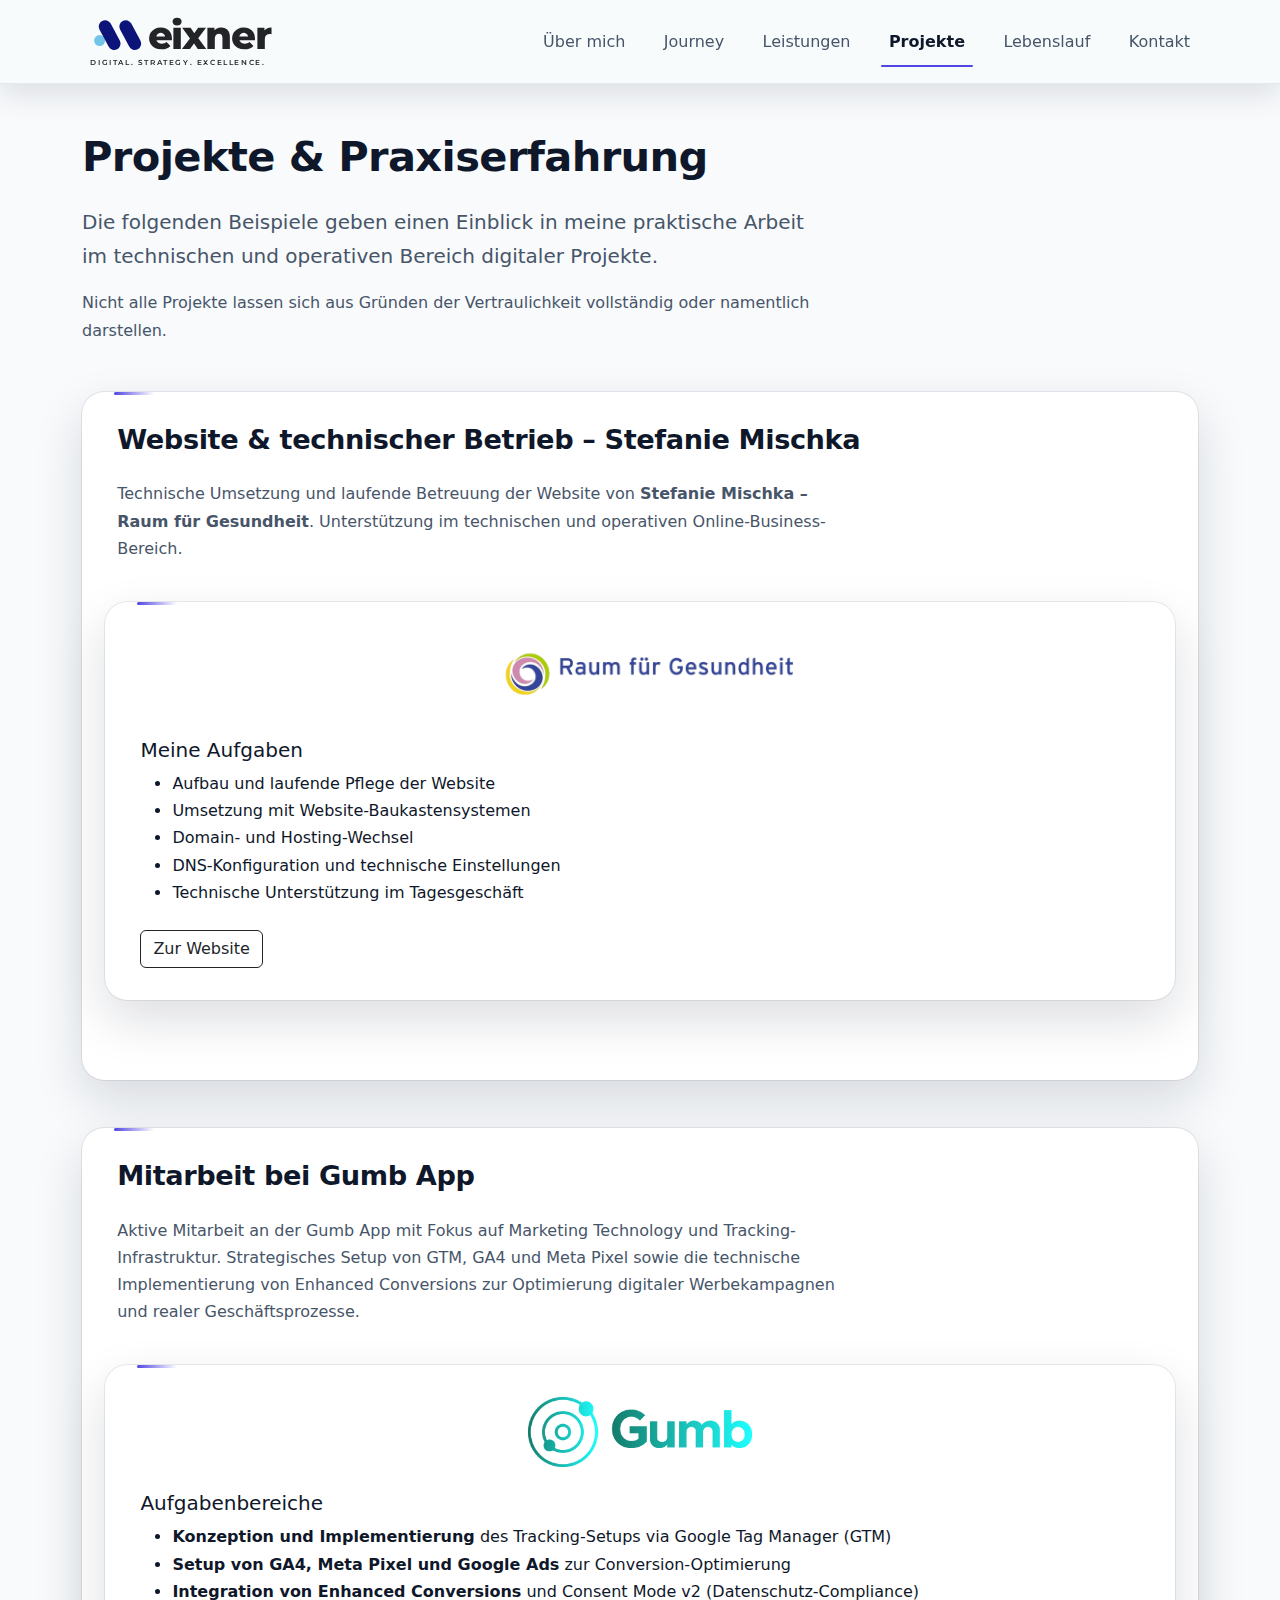
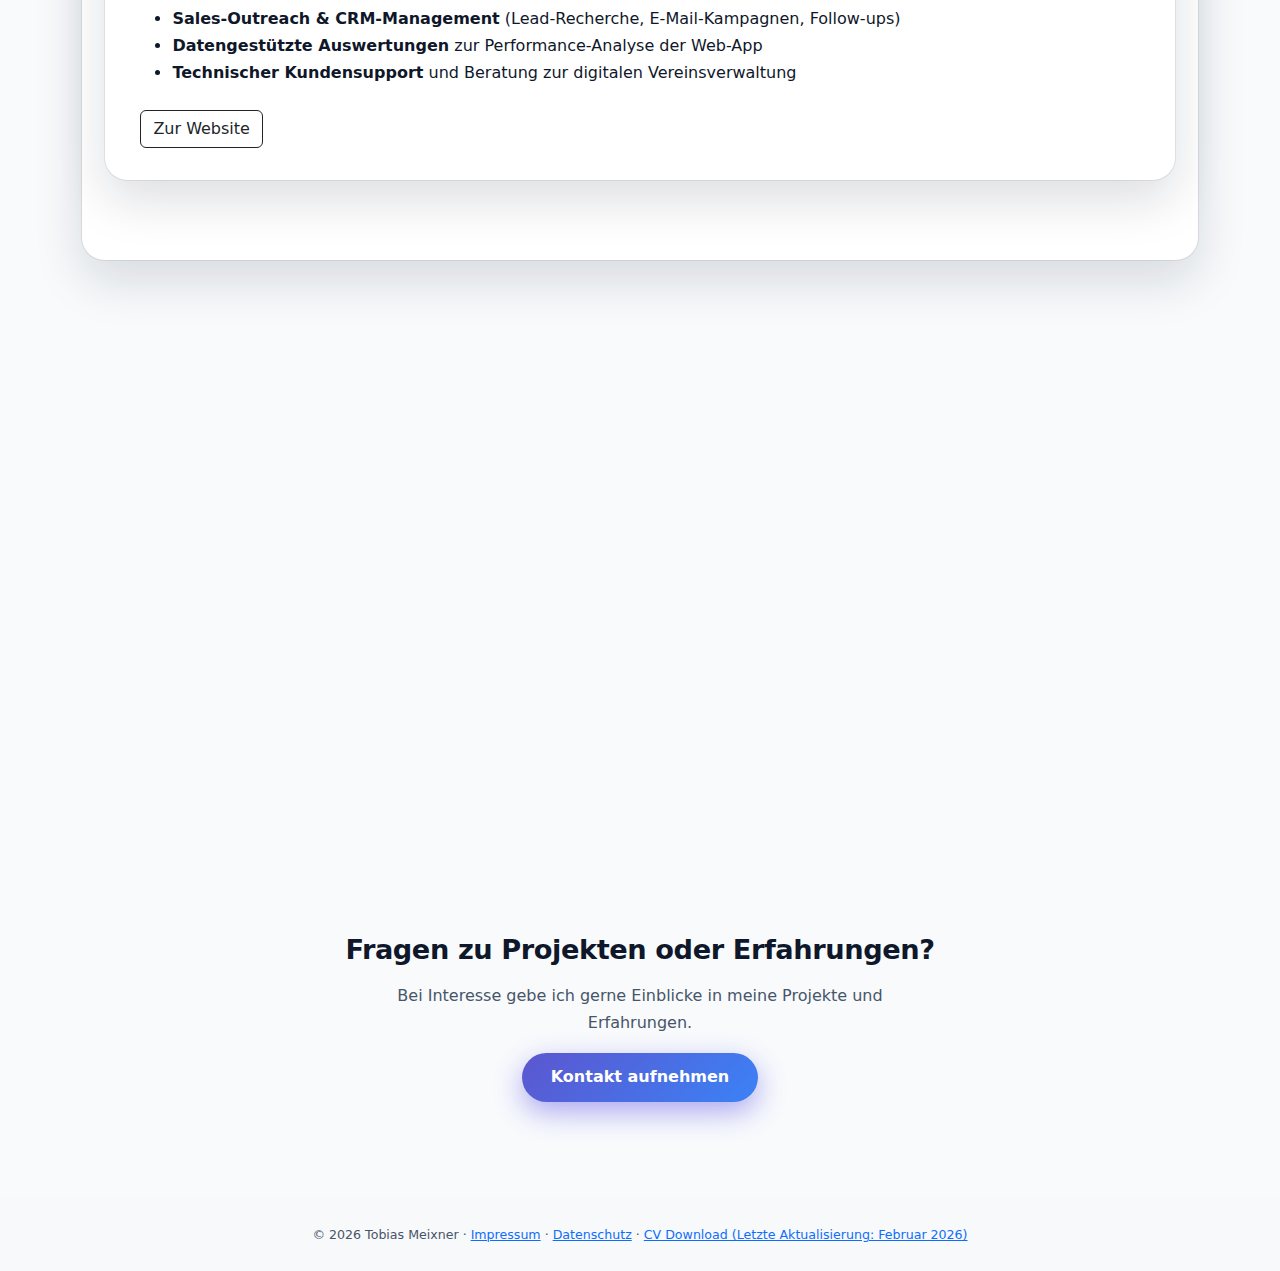
<file: projekte/index.html>
<!DOCTYPE html>
<html lang="de">
<head>
    <meta charset="UTF-8">
    <meta name="viewport" content="width=device-width, initial-scale=1">
    <title>Tobias Meixner – Projekte</title>

    <!-- Bootstrap CSS -->
    <link href="https://cdn.jsdelivr.net/npm/bootstrap@5.3.3/dist/css/bootstrap.min.css" rel="stylesheet">

    <!-- Eigene Styles -->
    <link rel="stylesheet" href="/css/style-v1.css">

        <!-- Favicon -->
    <link rel="icon" type="image/png" sizes="96x96" href="/assets/favicon/favicon-96x96.png">
    <link rel="icon" type="image/svg+xml" href="/assets/favicon/favicon.svg">
    <link rel="shortcut icon" href="/assets/favicon/favicon.ico">
    <link rel="apple-touch-icon" sizes="180x180" href="/assets/favicon/apple-touch-icon.png">
    <meta name="apple-mobile-web-app-title" content="Meixner">
    <link rel="manifest" href="/assets/favicon/site.webmanifest">
</head>


<body class="page-projects">

<!-- Nav Bar -->
<nav class="navbar navbar-expand-lg">
  <div class="container">

    <!-- LOGO LINKS -->
      <a href="/" class="navbar-brand" aria-label="Startseite">
        <svg class="navbar-logo" xmlns="http://www.w3.org/2000/svg" viewBox="0 0 940 230" role="img" aria-labelledby="site-logo-title-projekte site-logo-subtitle-projekte">
          <title id="site-logo-title-projekte">Tobias Meixner</title>
          <desc id="site-logo-subtitle-projekte">Digital. Strategy. Excellence.</desc>
          <g transform="translate(8 6)">
            <circle class="logo-dot" cx="50" cy="108" r="18"></circle>
            <line class="logo-stroke" x1="68" y1="62" x2="98" y2="118"></line>
            <line class="logo-stroke" x1="136" y1="62" x2="166" y2="118"></line>
            <text class="logo-title" x="208" y="136">eixner</text>
            <text class="logo-subtitle" x="308" y="188">DIGITAL. STRATEGY. EXCELLENCE.</text>
          </g>
        </svg>
      </a>

    <!-- BURGER RECHTS -->
    <button class="navbar-toggler ms-auto"
            type="button"
            data-bs-toggle="collapse"
            data-bs-target="#mainNav">
      <span class="navbar-toggler-icon"></span>
    </button>

    <!-- MOBILE / DESKTOP NAV -->
    <div class="collapse navbar-collapse" id="mainNav">
      <ul class="navbar-nav ms-auto">
        <li class="nav-item">
          <a class="nav-link" href="/">Über mich</a>
        </li>
        <li class="nav-item">
          <a class="nav-link" href="/journey/">Journey</a>
        </li>
        <li class="nav-item">
          <a class="nav-link" href="/leistungen/">Leistungen</a>
        </li>
        <li class="nav-item">
          <a class="nav-link active" href="/projekte/">Projekte</a>
        </li>
        <li class="nav-item">
          <a class="nav-link" href="/assets/lebenslauf/lebenslauf.pdf" target="_blank">Lebenslauf</a>
        </li>
        <li class="nav-item">
          <a class="nav-link" href="/kontakt/">Kontakt</a>
        </li>
      </ul>
    </div>

  </div>
</nav>


<main class="container my-5">
    
<!--Einleitung-->

<h1 class="mb-4">Projekte & Praxiserfahrung</h1>

<p class="lead">
  Die folgenden Beispiele geben einen Einblick in meine praktische Arbeit
  im technischen und operativen Bereich digitaler Projekte.
</p>

<p>
  Nicht alle Projekte lassen sich aus Gründen der Vertraulichkeit vollständig
  oder namentlich darstellen.
</p>

<!--Hauptprojekt Überschrift-->
<section class="info-section my-5">
  <h2 class="mb-4">Website & technischer Betrieb – Stefanie Mischka</h2>
  <p>
      Technische Umsetzung und laufende Betreuung der Website von 
      <strong>Stefanie Mischka – Raum für Gesundheit</strong>.
      Unterstützung im technischen und operativen Online-Business-Bereich.
  </p>
  <div class="row g-4">

    <!--Projekt 1 Familie-->
<section class="info-section my-5 reveal">
    <div class="card-body">
    <!-- Logo + Link -->
    <div class="text-center mb-4">
      <a href="https://www.stefaniemischka.com/" target="_blank" rel="noopener">
        <img src="/assets/img/stefanie-mischka.png" 
             alt="Stefanie Mischka Logo"
             style="max-height: 80px;"
             class="img-fluid">
      </a>
    </div>
      <h5>Meine Aufgaben</h5>
      <ul>
        <li>Aufbau und laufende Pflege der Website</li>
        <li>Umsetzung mit Website-Baukastensystemen</li>
        <li>Domain- und Hosting-Wechsel</li>
        <li>DNS-Konfiguration und technische Einstellungen</li>
        <li>Technische Unterstützung im Tagesgeschäft</li>
      </ul>

    <div class="mt-4">
      <a href="https://www.stefaniemischka.com/" 
         target="_blank" 
         rel="noopener" 
         class="btn btn-outline-dark">
         Zur Website
      </a>
    </div>

    </div>
  </div>
</section>



<!--Hauptprojekt Überschrift-->
<section class="info-section my-5">
  <h2 class="mb-4">Mitarbeit bei Gumb App</h2>
  <p>
    Aktive Mitarbeit an der Gumb App mit Fokus auf Marketing Technology und Tracking-Infrastruktur. 
    Strategisches Setup von GTM, GA4 und Meta Pixel sowie die technische Implementierung von Enhanced 
    Conversions zur Optimierung digitaler Werbekampagnen und realer Geschäftsprozesse.
  </p>
  <div class="row g-4"> 

<!--Projekt Gumb-->
<section class="info-section my-5">
<div class="card-body">
    
  <!-- Logo + Link -->
    <div class="text-center mb-4">
      <a href="https://gumb.app" target="_blank" rel="noopener">
        <img src="/assets/img/gumb.png" 
             alt="Gumb App Logo" 
             style="max-height: 70px;" 
             class="img-fluid">
      </a>
    </div>
    
      <h5>Aufgabenbereiche</h5>
      <ul>
      <li><strong>Konzeption und Implementierung</strong> des Tracking-Setups via Google Tag Manager (GTM)</li>
      <li><strong>Setup von GA4, Meta Pixel und Google Ads</strong> zur Conversion-Optimierung</li>
      <li><strong>Integration von Enhanced Conversions</strong> und Consent Mode v2 (Datenschutz-Compliance)</li>
      <li><strong>Sales-Outreach & CRM-Management</strong> (Lead-Recherche, E-Mail-Kampagnen, Follow-ups)</li>
      <li><strong>Datengestützte Auswertungen</strong> zur Performance-Analyse der Web-App</li>
      <li><strong>Technischer Kundensupport</strong> und Beratung zur digitalen Vereinsverwaltung</li>
      </ul>


      <!-- Website Button -->
      <div class="mt-4">
        <a href="https://gumb.app" 
           target="_blank" 
           rel="noopener" 
           class="btn btn-outline-dark">
           Zur Website
        </a>
      </div>
    </div>

  </div>
</section>
</section>



<!--Technische Lernprojekte-->
<section class="info-section my-5 reveal">
  <h2 class="mb-3">Technische Lern- und Eigenprojekte</h2>

  <p>
    Ergänzend zu Kunden- und Teamprojekten arbeite ich an eigenen technischen
    Projekten, um mein Verständnis für Web- und E-Commerce-Themen 
    vertiefen zu können - wie z.B. diese Website auf der Sie sich gerade befinden!
  </p>

  <ul>
    <li>Aufbau einer eigenen Website mit HTML, CSS und Bootstrap</li>
    <li>Versionierung und Hosting über GitHub Pages</li>
    <li>Grundlegende Arbeit mit Google Analytics 4 und Google Tag Manager</li>
    <li>Strukturierung einfacher Automatisierungs-Workflows</li>
  </ul>
</section>


<!--Einordnung und Ausblick-->
<section class="info-section my-5 reveal">
  <div class="container">
    <h2 class="mb-3">Schwerpunkt</h2>
    <p>
      Mein Schwerpunkt liegt aktuell klar im technischen und operativen
      Bereich digitaler Projekte. Analytische, marketingnahe und kreative
      Themen erweitere ich ergänzend und praxisbezogen.
    </p>
  </div>
</section>



<!--CTA-->
<section class="text-center my-5">
  <h2 class="mb-3">Fragen zu Projekten oder Erfahrungen?</h2>
  <p class="cta-text">
    Bei Interesse gebe ich gerne Einblicke in meine Projekte und Erfahrungen.
  </p>
  <a href="/kontakt/" class="btn btn-primary">
    Kontakt aufnehmen
  </a>
</section>



</main>


<footer class="bg-light py-4 mt-auto">
  <div class="container text-center">
    <small>
      © 2026 Tobias Meixner ·
      <a href="/impressum/">Impressum</a> ·
      <a href="/datenschutz/">Datenschutz</a> ·
      <a href="/assets/lebenslauf/lebenslauf.pdf" target="_blank" download="Lebenslauf_Februar_2026">CV Download (Letzte Aktualisierung: Februar 2026)</a>
    </small>
  </div>
</footer>


    <!-- Bootstrap JS -->
<script src="https://cdn.jsdelivr.net/npm/bootstrap@5.3.3/dist/js/bootstrap.bundle.min.js"></script>
<script src="/js/scroll.js"></script>
<script data-goatcounter="https://tobiasmeixner.goatcounter.com/count"
        async src="//gc.zgo.at/count.js"></script>
</body>
</html>
</file>
<file: css/style-v1.css>
/* =========================================================
   DESIGN SYSTEM – MINIMAL / EDITORIAL / PREMIUM
========================================================= */

@import url("https://fonts.googleapis.com/css2?family=Montserrat:wght@500;800&display=swap");

:root {
    --bg-main: #f8fafc;
    --bg-soft: #ffffff;
    --bg-panel: #ffffff;

    --accent: #4f46e5;
    --accent-muted: #6366f1;

    --text-main: #0f172a;
    --text-muted: #475569;

    --border-subtle: rgba(15, 23, 42, 0.08);
}

/* =========================================================
   BASE
========================================================= */

body {
    font-family: system-ui, -apple-system, BlinkMacSystemFont,
                 "Segoe UI", Roboto, Helvetica, Arial, sans-serif;
    background-color: var(--bg-main);
    color: var(--text-main);
    line-height: 1.7;
    perspective: 1200px;
}

/* =========================================================
   TYPOGRAPHY
========================================================= */

h1, h2, h3, h4 {
    font-weight: 600;
    letter-spacing: -0.015em;
    color: var(--text-main);
}

h1 { font-size: 2.6rem; }
h2 { font-size: 1.7rem; }

p {
    color: var(--text-muted);
    max-width: 46rem;
}

/* =========================================================
   NAVBAR – FINAL
========================================================= */

.navbar {
    position: sticky;
    top: 0;
    z-index: 1000;

    background: rgba(248, 250, 252, 0.85);
    backdrop-filter: blur(14px);
    border-bottom: 1px solid rgba(15, 23, 42, 0.08);
    box-shadow: 0 10px 30px rgba(15, 23, 42, 0.12);

    animation: navFadeDown 0.8s cubic-bezier(.2,.8,.2,1);
}

nav.navbar {
  padding-top: 0.4rem;
  padding-bottom: 0.4rem;
}

.navbar-brand {
    font-weight: 600;
    letter-spacing: 0.1em;
    color: var(--text-main);
    display: inline-flex;
    align-items: center;
    flex-shrink: 0;
    padding: 0;
    margin-right: 1rem;
}


.navbar .nav-link {
    position: relative;
    font-weight: 500;
    color: var(--text-muted);
    padding: 0.4rem 0;
    margin-left: 1.4rem;
    transition: color .25s ease, transform .25s ease;
}

/* Aktiver Link = Text */
.navbar .nav-link.active {
    pointer-events: none;
    cursor: default;
    color: var(--text-main);
    font-weight: 600;
}

.navbar .nav-link.active::before {
    content: "";
    position: absolute;
    left: 0;
    bottom: -6px;
    width: 100%;
    height: 2px;
    background-color: var(--accent);
    border-radius: 999px;
}

.navbar .nav-link.active::after {
    display: none;
}

/* Hover */
.navbar .nav-link::after {
    content: "";
    position: absolute;
    left: 0;
    bottom: -10px;
    width: 100%;
    height: 2px;
    background: linear-gradient(90deg, transparent, var(--accent), transparent);
    opacity: 0;
    transform: scaleX(.4);
    transition: opacity .25s ease, transform .35s cubic-bezier(.2,.8,.2,1);
}

.navbar .nav-link:hover {
    color: var(--text-main);
    transform: translateY(-2px);
}

.navbar .nav-link:hover::after {
    opacity: 1;
    transform: scaleX(1);
}

@keyframes navFadeDown {
    from { opacity: 0; transform: translateY(-16px); }
    to   { opacity: 1; transform: translateY(0); }
}

/* =========================================================
   HERO – WOW, aber kompakt
========================================================= */

.hero {
    position: relative;
    min-height: 70vh;
    display: flex;
    align-items: flex-start;
    padding-top: 7rem;
    margin-bottom: 1rem;
    overflow: hidden;
}

.hero-bg {
    position: absolute;
    inset: 0;
    background:
        radial-gradient(circle at 20% 20%, rgba(79,70,229,.18), transparent 55%),
        radial-gradient(circle at 80% 30%, rgba(99,102,241,.12), transparent 60%);
    filter: blur(50px);
    transform: scale(1.1);
    opacity: .8;
}

.hero-content {
    position: relative;
    z-index: 1;
    max-width: 900px;
}

.hero-title,
.hero-subtitle,
.hero-text,
.hero-actions {
    opacity: 0;
    transform: translateY(40px);
}

.hero-title {
    font-size: clamp(2.6rem, 5vw, 3.8rem);
    font-weight: 650;
}

.hero-subtitle {
    margin-top: .3rem;
    color: var(--text-muted);
}

.hero-text {
    margin-top: 1.2rem;
    font-size: 1.15rem;
}

.hero-actions {
    margin-top: 2.2rem;
    display: flex;
    gap: 1rem;
}

.hero.is-visible .hero-title      { animation: heroFadeUp .9s forwards; }
.hero.is-visible .hero-subtitle   { animation: heroFadeUp .9s .15s forwards; }
.hero.is-visible .hero-text       { animation: heroFadeUp .9s .3s forwards; }
.hero.is-visible .hero-actions    { animation: heroFadeUp .9s .45s forwards; }

@keyframes heroFadeUp {
    to { opacity: 1; transform: translateY(0); }
}

.hero-image img {
  width: 380px;
  height: auto;
  border-radius: 50%;
  box-shadow: 0 20px 40px rgba(0, 0, 0, 0.15);
  transform: translate(-150px, -40px);
}

/* =========================
   CALENDLY SKELETON
========================= */

.calendly-skeleton {
  padding: 2rem;
  border: 1px solid #e0e0e0;
  border-radius: 12px;
  background: #fafafa;
  min-height: 500px;
}

.skeleton-line {
  height: 18px;
  background: linear-gradient(90deg, #ececec 25%, #f5f5f5 50%, #ececec 75%);
  background-size: 200% 100%;
  animation: shimmer 1.5s infinite;
  border-radius: 6px;
  margin-bottom: 12px;
  width: 60%;
}

.skeleton-line.short { width: 35%; }

.skeleton-grid {
  display: flex;
  gap: 1rem;
  margin-top: 2rem;
}

.skeleton-block {
  flex: 1;
  height: 80px;
  background: linear-gradient(90deg, #ececec 25%, #f5f5f5 50%, #ececec 75%);
  background-size: 200% 100%;
  animation: shimmer 1.5s infinite;
  border-radius: 8px;
}

.skeleton-hint {
  text-align: center;
  color: #aaa;
  margin-top: 3rem;
  font-size: 0.9rem;
}

@keyframes shimmer {
  0%  { background-position: 200% 0; }
  100% { background-position: -200% 0; }
}


/* =========================
   HERO – MOBILE
========================= */

@media (max-width: 768px) {


  /*Überschrift Datenschutzerklärung*/
  h1 {
    font-size: 2.0rem;
    line-height: 1.2;
    
  }

/*Überschrift Kontaktinformationen*/
    .kontakt-title {
        font-size: 1.7rem;
        line-height: 1.3;
    }

  /* Desktop-Bild auf Mobile AUS */
  .hero-image {
    display: none;
  }


  header.hero {
    position: relative;
    min-height: 85svh;
    overflow: hidden;
  }

  /* Hintergrundbild */
  .hero-bg {
    position: absolute;
    inset: 0;
    background-image: url("../assets/img/mobile_background.png");
    
    background-size: cover;
    background-position: center top;
   
    background-repeat: no-repeat;
    filter: brightness(1.5);
      clip-path: polygon(
    0 0,
    100% 0,
    100% 96%,
    50% 100%,
    0 96%
  );
    transform: scale(1);
    z-index: 1;
    opacity: 1;
    transition: transform 1.2s ease;
  }

   .hero-bg::after {
    content: "";
    position: absolute;
    inset: 0;
    background: linear-gradient(
      to bottom,
      rgba(0, 0, 0, 0.55),
      rgba(0, 0, 0, 0.75)
    );
    z-index: 1;
  }

  /* Text darüber */
  .hero-content {
    position: relative;
    z-index: 2;
    color: rgb(255, 255, 255);
    text-align: center;
  }

  .hero-content h1 {
    font-size: 2.4rem;
    line-height: 1.1;
    margin: 0;
  }

  .hero-content p {
    margin-top: 12px;
    font-size: 1.1rem;
    opacity: 0.9;
  }

  .hero-subtitle {
    color: rgba(255, 255, 255, 0.85);
  }

.hero-text {
  color: rgba(255, 255, 255, 0.9);
  font-size: 1rem;
  line-height: 1.6;
  max-width: 90%;
  margin-left: auto;
  margin-right: auto;
  opacity: 0.85;
  text-shadow: 0 2px 10px rgba(0, 0, 0, 0.5);
  padding-top: 20px;
  margin-top: 0;
}
  
  .hero-title {
    color: #fff;
    text-shadow: 0 3px 12px rgba(0, 0, 0, 0.6);
  }

  .hero-actions {
    margin-top: 40px;
    padding: 16px;
    border-radius: 15px;
    backdrop-filter: blur(0px);
  }
.hero-actions .btn {
  width: 100%;
  padding: 10px 22px;
  font-size: 1.05rem;
  font-weight: 700;
  border-radius: 14px;

  display: flex;
  justify-content: center;
  align-items: center;
}

  /* Haupt-CTA */
  .btn-primary {
    background: #2563eb; /* kräftiges Blau */
    color: #ffffff;
    border: none;
          animation: pulseIn 0.9s ease-out;
  }


  /* Sekundär CTA */
  .btn-outline-secondary {
    background: rgba(255, 255, 255, 0.15);
    color: #ffffff;
    border: 1.5px solid rgba(255, 255, 255, 0.8);
    backdrop-filter: blur(4px);
          animation: pulseIn 0.9s ease-out;
  }

  @keyframes pulseIn {
    0% {
      transform: scale(0.96);
      opacity: 0;
    }
    100% {
      transform: scale(1);
      opacity: 1;
    }
  
  }

    .nav-center-title {
    display: block;
    position: absolute;
    left: 50%;
    transform: translateX(-50%);
    font-size: 0.85rem;
    font-weight: 500;
    letter-spacing: 0.04em;
    opacity: 0.7;
    pointer-events: none;
    white-space: nowrap;
  }

  .navbar::after {
    content: "";
    position: absolute;
    left: 50%;
    bottom: 6px;
    width: 35px;
    height: 2px;
    background: currentColor;
    opacity: 0.2;
    transform: translateX(-50%);
  }

  /*Zertifikation*/

  .certification-badge {
    width: 120px;
    margin: 0 auto 0rem;
    display: block;
    animation: none !important;
    transition: none !important;
    height: auto;
  }

  .certification-badge:hover {
    transform: none;
    box-shadow: none;
  }

}

/* =========================
   TABLET
========================= */

@media (hover: none) and (pointer: coarse) and (min-width: 768px) {
 
  /*Startseite Hero Text weiter rechts*/
  .hero {
    padding-left: 3rem;
  }
  
/*Umbruch Startseite Hero Text*/

  .tablet-break {
    display: block;
  }

  /*Logo*/
.navbar-logo {
  width: clamp(180px, 46vw, 220px);
  height: auto;
}

  /*Profilbild weiter nach rechts*/
  .hero .hero-image {
    transform: translateX(5.5rem);
  }
 
  /*Zertifikation*/

  .certification-badge {
    width: 120px;
    margin: 0 auto 0rem;
    display: block;
    animation: none !important;
    transition: none !important;
    
    height: auto;
  }

  .certification-badge:hover {
    transform: none;
    box-shadow: none;
  }
  
}



/* =========================
   FADE-IN (JavaScript)
========================= */

.hero-content {
  opacity: 0;
  transform: translateY(24px);
  transition: opacity 0.8s ease, transform 0.8s ease;
}

.hero-content.visible {
  opacity: 1;
  transform: translateY(0);
}




/* =========================================================
   STARTSEITEN-ABSTÄNDE (NUR HIER!)
========================================================= */

.page-section {
    margin: 1.6rem 0;
}

.page-home .page-section:first-of-type {
    margin-top: 1rem;
}

.page-home .page-section:last-of-type {
    margin-bottom: 2.4rem;
}

/* =========================================================
   INFO-SECTIONS (KÄSTEN)
========================================================= */

section.info-section {
    position: relative;
    background-color: var(--bg-panel);
    border-radius: 1.4rem;
    padding: 2rem 2.2rem;
    box-shadow:
        0 20px 50px rgba(15,23,42,.14),
        0 0 0 1px var(--border-subtle);
}

section.info-section::before {
    content: "";
    position: absolute;
    left: 2rem;
    top: 0;
    width: 40px;
    height: 3px;
    background: linear-gradient(90deg, var(--accent), transparent);
    border-radius: 999px;
}

section.info-section h2 {
    margin-bottom: 1rem;
}

section.info-section p:last-child {
    margin-bottom: 0;
}

/* =========================================================
   CARDS
========================================================= */

.card {
    background-color: var(--bg-soft);
    border-radius: 1.25rem;
    border: 1px solid var(--border-subtle);
    transform-style: preserve-3d;
    box-shadow: 0 14px 40px rgba(15,23,42,.12);
    transition: transform .35s cubic-bezier(.2,.8,.2,1),
                box-shadow .35s ease,
                border-color .35s ease;
}

.card::before {
    content: "";
    position: absolute;
    inset: 0;
    border-radius: inherit;
    background: linear-gradient(
        120deg,
        transparent 35%,
        rgba(255,255,255,.6) 50%,
        transparent 65%
    );
    opacity: 0;
    transition: opacity .35s ease;
}

.card:hover::before { opacity: 1; }

.card:hover {
    transform: translateY(-8px) translateZ(22px);
    border-color: rgba(79,70,229,.35);
    box-shadow: 0 28px 70px rgba(15,23,42,.18);
}

/* =========================================================
   BUTTONS
========================================================= */

/* PRIMARY BUTTON */
.btn-primary {
  background: linear-gradient(135deg, #5c56cf, #3b82f6);
  color: #fff;
  border: none;
  border-radius: 999px;
  font-weight: 600;
  padding: 0.8rem 1.8rem;
  box-shadow: 0 10px 28px rgba(79, 70, 229, 0.45);
  transition:
    transform 0.2s ease,
    box-shadow 0.2s ease,
    filter 0.2s ease;
}

/* HOVER = WOW */
.btn-primary:hover {
  transform: translateY(-3px) scale(1.04);
  box-shadow: 0 18px 45px rgba(79, 70, 229, 0.65);
  filter: brightness(1.1);
}


/* SECONDARY BUTTON */
.btn-outline-secondary {
  background: rgba(79, 70, 229, 0.12);
  color: #4f46e5;
  border: 1.5px solid rgba(79, 70, 229, 0.5);
  border-radius: 999px;
  font-weight: 500;
  padding: 0.8rem 1.8rem;
  transition:
    transform 0.2s ease,
    background 0.2s ease,
    box-shadow 0.2s ease;
}

.btn-outline-secondary:hover {
  background: rgba(79, 70, 229, 0.22);
  transform: translateY(-2px) scale(1.03);
  box-shadow: 0 10px 25px rgba(79, 70, 229, 0.35);
}

.btn-primary:active,
.btn-outline-secondary:active {
  transform: translateY(0) scale(0.98);
  box-shadow: 0 6px 16px rgba(79, 70, 229, 0.4);
}


/* =========================================================
   FOOTER
========================================================= */

footer {
    font-size: .9rem;
    color: var(--text-muted);
    padding: 2rem 0;
}

html, body {
  height: 100%;
}

body {
  display: flex;
  flex-direction: column;
}

main {
  flex: 1;
}

/* =========================================================
   SCROLL REVEAL
========================================================= */

.reveal {
    opacity: 0;
    transform: translateY(40px);
    transition: opacity .8s ease, transform .8s cubic-bezier(.2,.8,.2,1);
}

.reveal.is-visible {
    opacity: 1;
    transform: translateY(0);
}


/* CTA-Text sauber zentrieren */
.cta-text {
    margin-left: auto;
    margin-right: auto;
    text-align: center;
    max-width: 520px;
}


/* =========================
   LOGO – MONOGRAMM + WORTMARKE
========================= */
.navbar-logo {
  display: block;
  width: clamp(210px, 24vw, 285px);
  height: auto;
  overflow: visible;
}

.navbar-logo .logo-title,
.navbar-logo .logo-subtitle {
  font-family: "Montserrat", sans-serif;
  fill: #222428;
}

.navbar-logo .logo-title {
  font-weight: 800;
  font-size: 128px;
  letter-spacing: -0.03em;
}

.navbar-logo .logo-subtitle {
  font-weight: 600;
  font-size: 24px;
  letter-spacing: 0.22em;
  text-anchor: middle;
}

.navbar-logo .logo-dot {
  fill: #72c5e8;
}

.navbar-logo .logo-stroke {
  stroke: #0c147a;
  stroke-width: 42;
  stroke-linecap: round;
}

@media (max-width: 991.98px) {
  .navbar-logo {
    width: clamp(190px, 28vw, 240px);
  }
}

@media (max-width: 768px) {
  .navbar-logo {
    width: clamp(180px, 46vw, 220px);
  }
}

/* Hover – lebt, aber schreit nicht */
.logo:hover .logo-mark {
  transform: translateY(-1px) scale(1.02);
  box-shadow: 0 12px 40px rgba(79, 70, 229, 0.6);
  transition: all 0.3s ease;
  transform: scale(1.08);
}

.logo-text::after {
  content: "";
  position: absolute;
  left: 0;
  bottom: -4px;
  width: 0;
  height: 2px;
  background: currentColor;
  transition: width 0.3s ease;
}

.logo:hover .logo-text::after {
  width: 100%;
}   

/*Badge Zertifizierung*/

.certification-badge {
  transition: transform 0.35s ease, box-shadow 0.35s ease;
  border-radius: 8px;
}

.certification-badge:hover {
  border-radius: 14px;
  transform: translateY(-6px) scale(1.03);
  box-shadow: 0 18px 40px rgba(0,0,0,0.18);
}

.reveal-cert {
  opacity: 0;
  transform: translateY(30px);
  transition: opacity 0.8s ease, transform 0.8s ease;
}

.reveal-cert.active {
  opacity: 1;
  transform: translateY(0);
}

@keyframes softGlow {
  0% {
    box-shadow: 0 0 0 rgba(66,133,244,0);
  }
  50% {
    box-shadow: 0 0 35px rgba(66,133,244,0.35);
  }
  100% {
    box-shadow: 0 0 0 rgba(66,133,244,0);
  }
}

.certification-badge.glow-once {
  animation: softGlow 1.8s ease 0.5s 1;
}


/* =========================
   JOURNEY SECTION
========================= */

.journey-section {
  position: relative;
  background: #0f172a;
  overflow: hidden;   /* WICHTIG */
}

.footer-custom{
  background-color: #101621;
  color: #f8fafc;
}

/* Background FIXED + klickdurchlässig */
.journey-bg {
  position: absolute;
  inset: 0;
  width: 97;
  height: 97%;
  overflow: hidden;
  z-index: 0;
  pointer-events: none;
}

/* Blob 1 */
.journey-bg::before {
  content: "";
  position: absolute;
  width: 600px;
  height: 600px;
  background: radial-gradient(circle, rgba(37,99,235,0.35) 0%, transparent 70%);
  border-radius: 50%;
  top: -150px;
  left: -150px;
  animation: blobMove1 10s infinite ease-in-out alternate;
  filter: blur(60px);
}

/* Blob 2 */
.journey-bg::after {
  content: "";
  position: absolute;
  width: 500px;
  height: 500px;
  background: radial-gradient(circle, rgba(59,130,246,0.25) 0%, transparent 70%);
  border-radius: 50%;
  bottom: 50px;
  right: 50px;
  animation: blobMove2 10s infinite ease-in-out alternate;
  filter: blur(80px);
}

/* Animation 1 */
@keyframes blobMove1 {
  0%   { transform: translate(0,0) scale(1); }
  50%  { transform: translate(60px,40px) scale(1.05); }
  100% { transform: translate(-40px,60px) scale(1); }
}

/* Animation 2 */
@keyframes blobMove2 {
  0%   { transform: translate(0px, 0px); }
  50%  { transform: translate(-60px, -40px); }
  100% { transform: translate(50px, -60px); }
}


.journey-section .container {
  position: relative;
  z-index: 2;
}


.journey-title {
  font-size: 2.2rem;
  font-weight: 700;
  color: #ffffff;
  letter-spacing: 0.5px;
}


@keyframes bgMove {
  0% { transform: translate(0,0); }
  100% { transform: translate(-10%, -10%); }
}

.timeline {
  position: relative;
  max-width: 900px;
  margin: auto;
}

.timeline::before {
  content: "";
  position: absolute;
  left: 50%;
  width: 3px;
  background: #334155;
  top: 0;
  height: 0;
  transform: translateX(-50%);
  transition: height 2s ease;
}

.timeline.animate-line::before {
  height: 100%;
}

.timeline-item {
  position: relative;
  width: 50%;
  padding: 30px 40px;
  opacity: 0;
  transform: translateY(60px);
  transition: all 0.8s ease;
}

.timeline-item.visible {
  opacity: 1;
  transform: translateY(0);
}

.timeline-item:nth-child(odd) {
  left: 0;
  text-align: right;
}

.timeline-item:nth-child(even) {
  left: 50%;
}

.timeline-content {
  background: #1e293b;
  padding: 25px;
  border-radius: 12px;
  position: relative;
  transition: all 0.3s ease;
}

.timeline-content h5 {
  color: #2563eb;
  font-weight: 600;
}

.timeline-content h6 {
  color: #ffffff;
  font-weight: 500;
}

.timeline-content p {
  color: #94a3b8;
}

/* Glow Hover */
.timeline-content:hover {
  box-shadow: 0 0 25px rgba(59,130,246,0.6);
  transform: translateY(-5px);
}

/* Timeline Dot */
.timeline-item::after {
  content: "";
  position: absolute;
  top: 40px;
  width: 16px;
  height: 16px;
  background: #3b82f6;
  border-radius: 50%;
  z-index: 1;
  animation: pulse 2s infinite;
}

@keyframes pulse {
  0% { box-shadow: 0 0 0 0 rgba(59,130,246,0.6); }
  70% { box-shadow: 0 0 0 10px rgba(59,130,246,0); }
  100% { box-shadow: 0 0 0 0 rgba(59,130,246,0); }
}

.timeline-item:nth-child(odd)::after {
  right: -8px;
}

.timeline-item:nth-child(even)::after {
  left: -8px;
}

/* Highlight */
.timeline-item.highlight .timeline-content {
  border: 2px solid #3b82f6;
}

.timeline-item.future .timeline-content {
  border: 2px dashed #3b82f6;
  background: rgba(17,24,39,0.9);
}

/* Map Marker */
.map-container {
  position: relative;
}

.map-marker {
  position: absolute;
  width: 15px;
  height: 15px;
  background: red;
  border-radius: 50%;
  top: 50%;
  left: 50%;
  transform: translate(-50%, -50%);
  animation: pulse 1.5s infinite;
}

/* Mobile */
@media (max-width: 768px) {
  .timeline::before {
    left: 8px;
  }

  .timeline-item {
    width: 100%;
    padding-left: 30px;
    text-align: left !important;
  }

  .timeline-item:nth-child(even) {
    left: 0;
  }

  .timeline-item::after {
    left: 0;
  }

  .timeline-content {
    padding: 18px;
  }

}




/* ==============================
   STORY CARDS ISLAND, SÜDAMERIKA
============================== */

.story-cards {
  display: flex;
  gap: 20px;
  flex-wrap: wrap;
}

.story-card {
  flex: 1;
  min-width: 200px;
  background: rgba(30,41,59,0.7);
  padding: 18px;
  border-radius: 10px;
  border: 1px solid rgba(255,255,255,0.05);
  opacity: 0;
  transform: translateY(20px);
  transition: all 0.6s ease;
}

.story-card h6 {
  color: #2563eb;
  font-weight: 600;
  margin-bottom: 8px;
}

.story-card p {
  font-size: 0.85rem;
  color: #94a3b8;
  margin: 0;
}

.story-card:hover {
  transform: translateY(-6px);
  box-shadow: 0 10px 25px rgba(37,99,235,0.2);
  border-color: rgba(37,99,235,0.4);
}

.story-card.visible {
  opacity: 1;
  transform: translateY(0);
}
</file>
